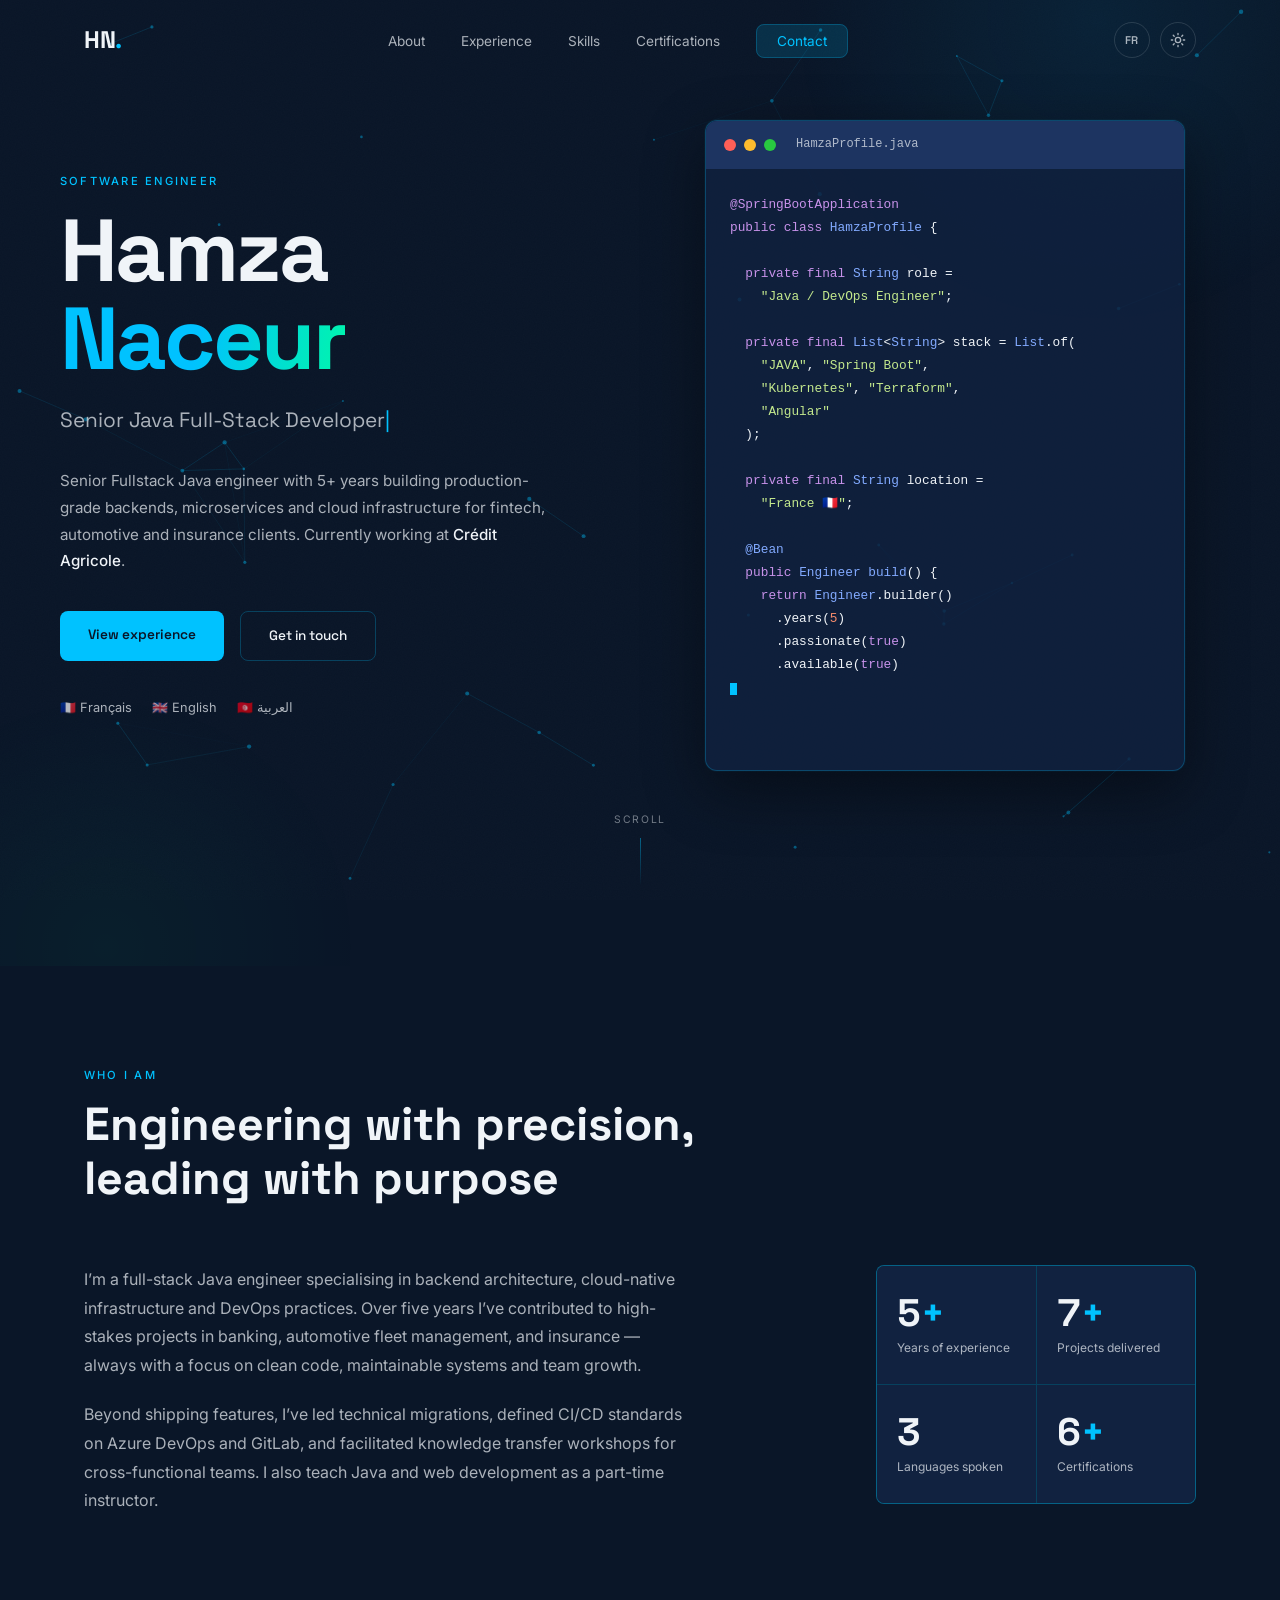
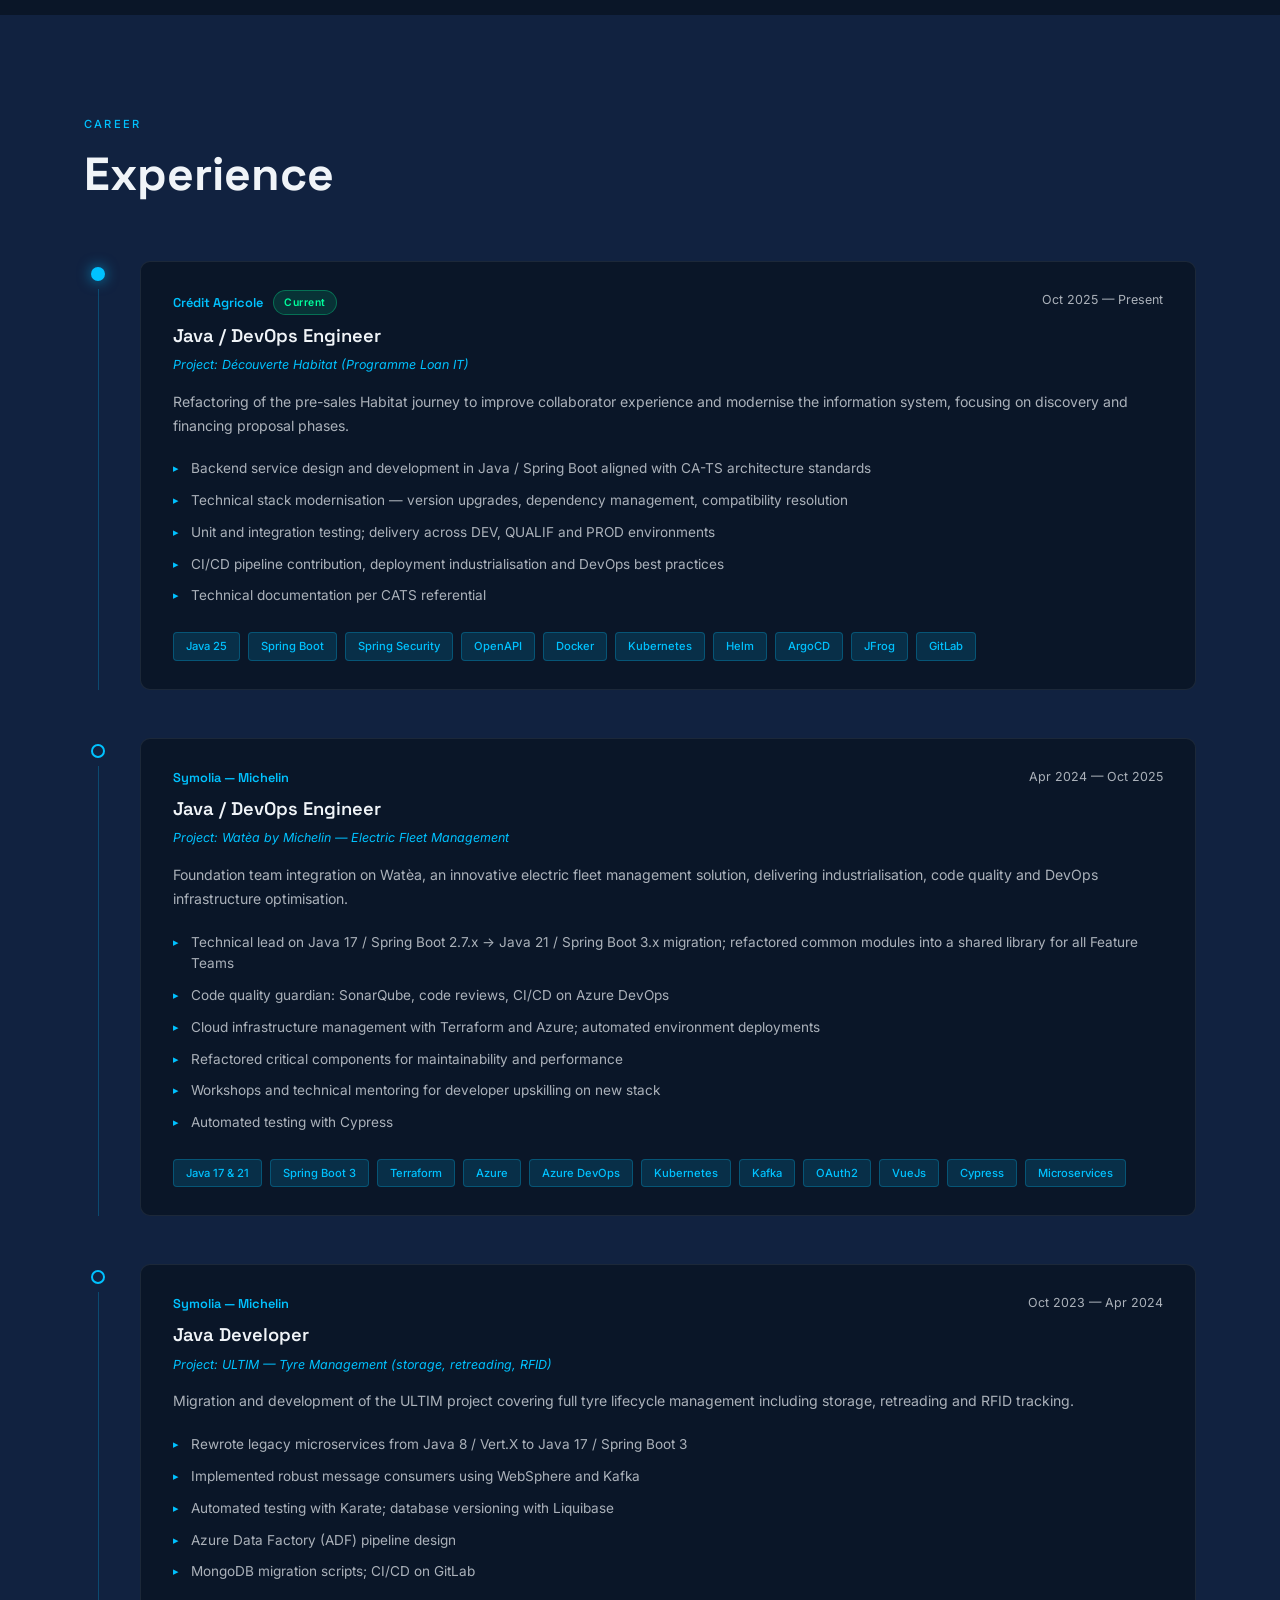
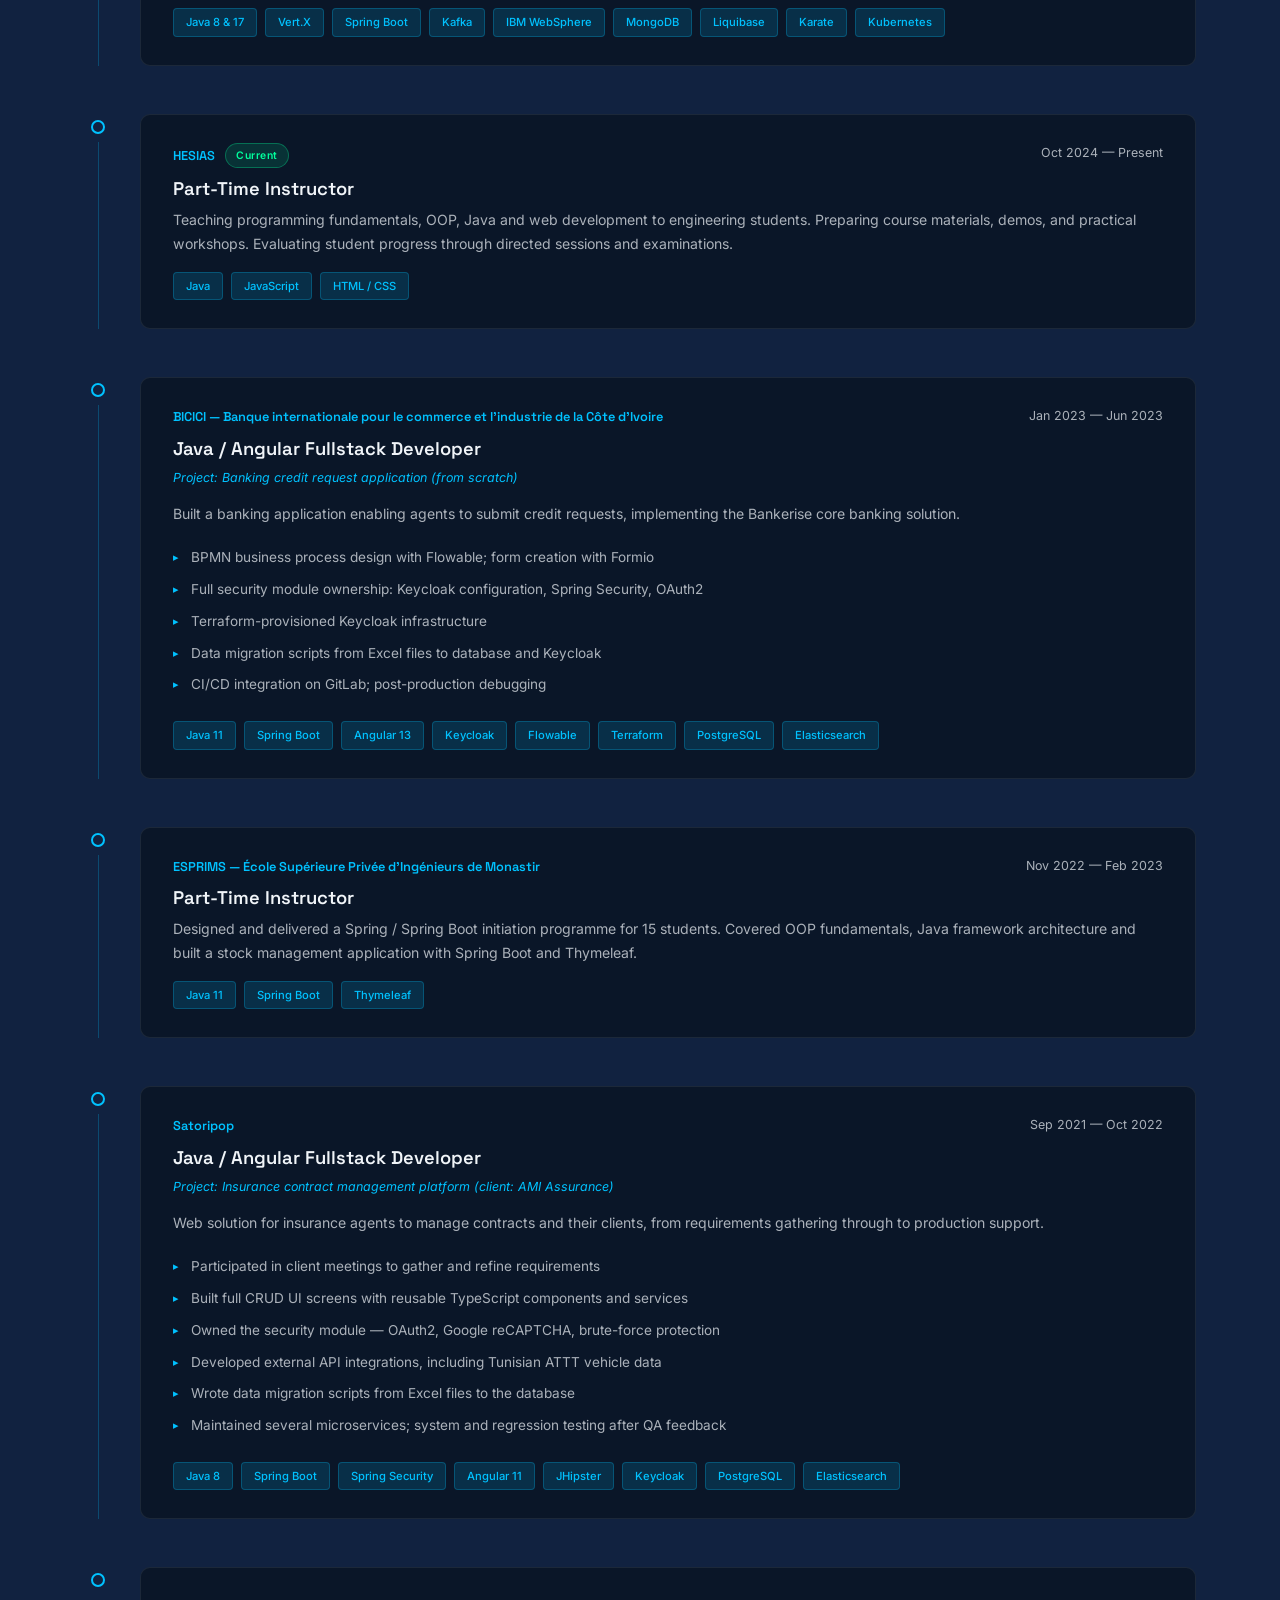
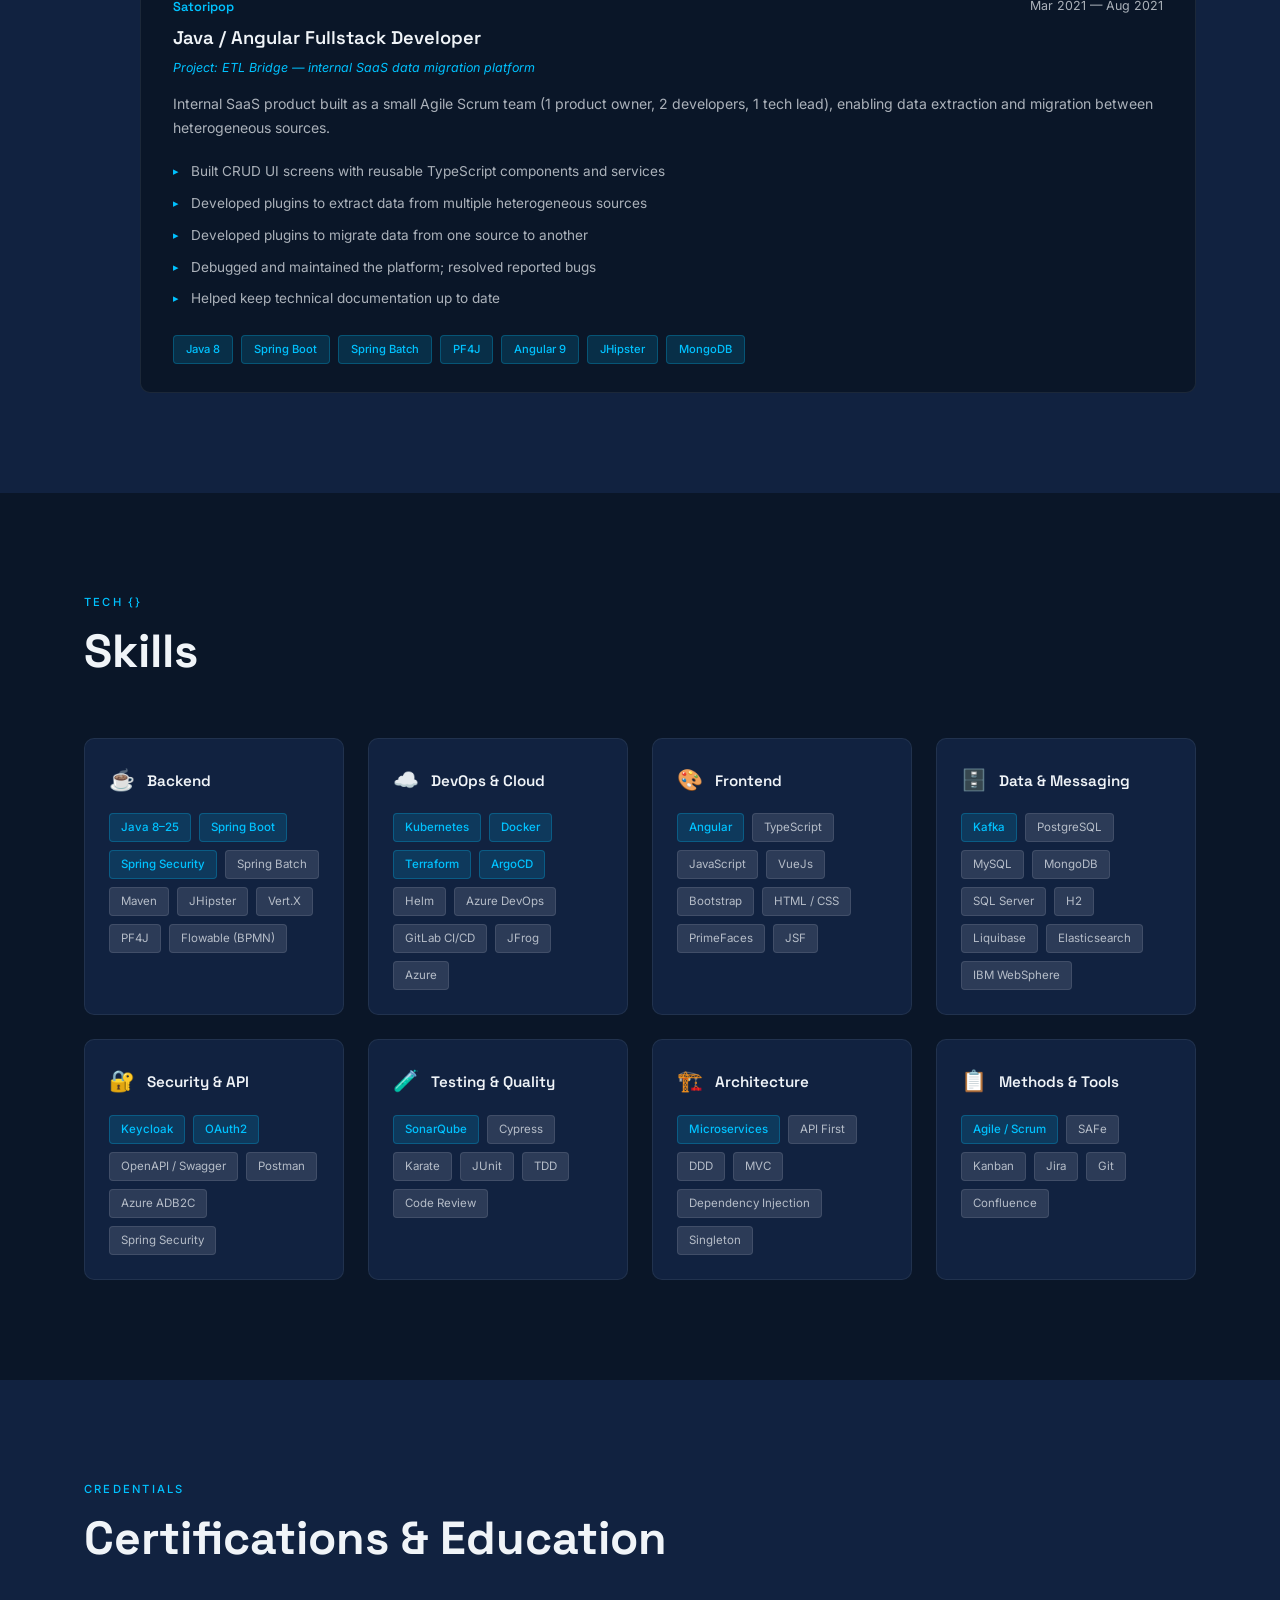
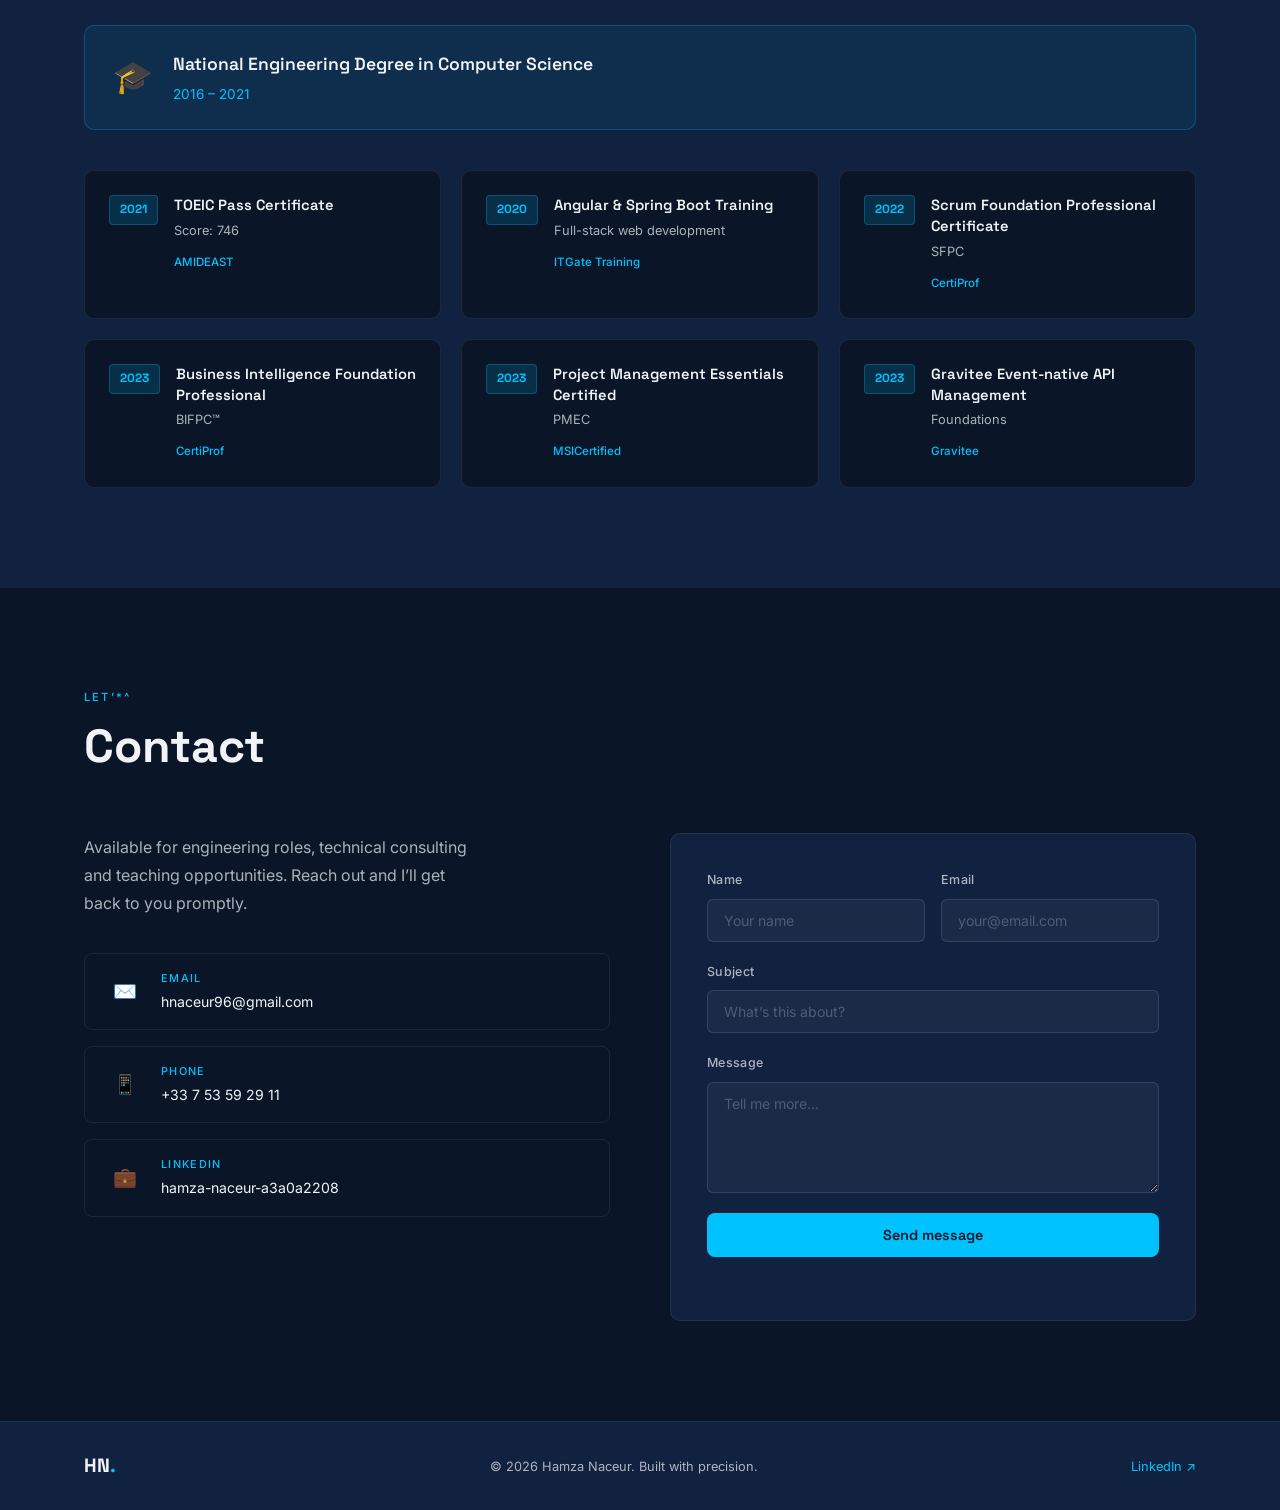
<file: index.html>
<!DOCTYPE html>
<html lang="en">
<head>
  <meta charset="UTF-8" />
  <meta name="viewport" content="width=device-width, initial-scale=1.0" />
  <title>Hamza Naceur — Java / DevOps Engineer</title>
  <meta name="description" content="Java / Spring Boot and DevOps engineer with 5+ years building backends, microservices and cloud infrastructure for banking, automotive and insurance clients." />
  <link rel="preconnect" href="https://fonts.googleapis.com" />
  <link rel="preconnect" href="https://fonts.gstatic.com" crossorigin />
  <link href="https://fonts.googleapis.com/css2?family=Space+Grotesk:wght@300;400;500;600;700&family=Inter:wght@300;400;500&display=swap" rel="stylesheet" />
  <link rel="stylesheet" href="style.css" />
  <script>
    /* Runs before first paint, so there is never a flash of the wrong
       theme or language, and no flash of un-animated content either. */
    (function () {
      var root = document.documentElement;

      var theme = 'dark';
      try { theme = localStorage.getItem('hn-theme') || 'dark'; } catch (e) {}
      if (theme === 'light') root.setAttribute('data-theme', 'light');

      var lang = 'en';
      try { lang = localStorage.getItem('hn-lang') || 'en'; } catch (e) {}
      root.setAttribute('lang', lang);
      root.setAttribute('data-lang', lang);

      if (window.matchMedia('(prefers-reduced-motion: reduce)').matches) return;
      if (!('IntersectionObserver' in window)) return;
      root.classList.add('anim', 'js-motion');
    })();
  </script>
</head>
<body>
  <!-- Ambient overlays -->
  <div class="spotlight" id="spotlight" aria-hidden="true"></div>
  <div class="grain" aria-hidden="true"></div>

  <!-- Navigation -->
  <nav id="navbar">
    <div class="nav-inner">
      <a href="#hero" class="nav-logo">HN<span class="accent">.</span></a>
      <ul class="nav-links">
        <li><a href="#about" data-i18n="nav.about">About</a></li>
        <li><a href="#experience" data-i18n="nav.experience">Experience</a></li>
        <li><a href="#skills" data-i18n="nav.skills">Skills</a></li>
        <li><a href="#certifications" data-i18n="nav.certifications">Certifications</a></li>
        <li><a href="#contact" class="nav-cta" data-i18n="nav.contact">Contact</a></li>
      </ul>
      <div class="nav-tools">
        <button class="tool-btn" id="langToggle" type="button" aria-label="Switch language">
          <span class="tool-btn-text" id="langToggleLabel">FR</span>
        </button>
        <button class="tool-btn" id="themeToggle" type="button" aria-label="Switch theme">
          <svg class="icon-sun" width="16" height="16" viewBox="0 0 24 24" fill="none" stroke="currentColor" stroke-width="2" stroke-linecap="round"><circle cx="12" cy="12" r="4"/><path d="M12 2v2M12 20v2M4.9 4.9l1.4 1.4M17.7 17.7l1.4 1.4M2 12h2M20 12h2M4.9 19.1l1.4-1.4M17.7 6.3l1.4-1.4"/></svg>
          <svg class="icon-moon" width="16" height="16" viewBox="0 0 24 24" fill="none" stroke="currentColor" stroke-width="2" stroke-linecap="round" stroke-linejoin="round"><path d="M21 12.79A9 9 0 1 1 11.21 3 7 7 0 0 0 21 12.79z"/></svg>
        </button>
        <button class="hamburger" id="hamburger" aria-label="Toggle menu" aria-expanded="false" aria-controls="mobileMenu">
          <span></span><span></span><span></span>
        </button>
      </div>
    </div>
    <div class="scroll-progress" id="scrollProgress" aria-hidden="true"></div>
  </nav>

  <!-- Mobile Menu -->
  <div class="mobile-menu" id="mobileMenu">
    <ul>
      <li><a href="#about" class="mobile-link" data-i18n="nav.about">About</a></li>
      <li><a href="#experience" class="mobile-link" data-i18n="nav.experience">Experience</a></li>
      <li><a href="#skills" class="mobile-link" data-i18n="nav.skills">Skills</a></li>
      <li><a href="#certifications" class="mobile-link" data-i18n="nav.certifications">Certifications</a></li>
      <li><a href="#contact" class="mobile-link" data-i18n="nav.contact">Contact</a></li>
    </ul>
  </div>

  <!-- Hero -->
  <section id="hero">
    <canvas id="heroCanvas" class="hero-canvas" aria-hidden="true"></canvas>
    <div class="hero-grid">
      <div class="hero-content">
        <p class="hero-eyebrow" data-i18n="hero.eyebrow">Software Engineer</p>
        <h1 class="hero-name">Hamza<br/><span class="accent">Naceur</span></h1>
        <p class="hero-role">
          <span id="typed-role"></span><span class="cursor">|</span>
        </p>
        <p class="hero-summary" data-i18n="hero.summary">
          Senior Fullstack Java engineer with 5+ years building production-grade backends,
          microservices and cloud infrastructure for fintech, automotive and insurance clients.
          Currently working at <strong>Crédit Agricole</strong>.
        </p>
        <div class="hero-actions">
          <a href="#experience" class="btn-primary" data-i18n="hero.cta1">View experience</a>
          <a href="#contact" class="btn-ghost" data-i18n="hero.cta2">Get in touch</a>
        </div>
        <div class="hero-langs">
          <span>🇫🇷 Français</span>
          <span>🇬🇧 English</span>
          <span>🇹🇳 العربية</span>
        </div>
      </div>
      <div class="hero-visual">
        <div class="code-block">
          <div class="code-header">
            <span class="dot red"></span><span class="dot amber"></span><span class="dot green"></span>
            <span class="code-filename">HamzaProfile.java</span>
          </div>
          <pre class="code-body"><span class="kw">@SpringBootApplication</span>
<span class="kw">public class</span> <span class="cls">HamzaProfile</span> {

  <span class="kw">private final</span> <span class="cls">String</span> role =
    <span class="str">"Java / DevOps Engineer"</span>;

  <span class="kw">private final</span> <span class="cls">List</span>&lt;<span class="cls">String</span>&gt; stack = <span class="cls">List</span>.of(
    <span class="str">"JAVA"</span>, <span class="str">"Spring Boot"</span>,
    <span class="str">"Kubernetes"</span>, <span class="str">"Terraform"</span>,
    <span class="str">"Angular"</span>
  );

  <span class="kw">private final</span> <span class="cls">String</span> location =
    <span class="str">"France 🇫🇷"</span>;

  <span class="fn">@Bean</span>
  <span class="kw">public</span> <span class="cls">Engineer</span> <span class="fn">build</span>() {
    <span class="kw">return</span> <span class="cls">Engineer</span>.builder()
      .years(<span class="num">5</span>)
      .passionate(<span class="kw">true</span>)
      .available(<span class="kw">true</span>)
      .build();
  }
}</pre>
        </div>
      </div>
    </div>
    <div class="hero-scroll">
      <div class="scroll-indicator">
        <span data-i18n="hero.scroll">Scroll</span>
        <div class="scroll-line"></div>
      </div>
    </div>
  </section>

  <!-- About -->
  <section id="about" class="section">
    <div class="container">
      <div class="section-label" data-i18n="about.label">Who I am</div>
      <h2 class="section-title"><span class="t-in" data-i18n="about.title">Engineering with precision,<br/>leading with purpose</span></h2>
      <div class="about-grid">
        <div class="about-text">
          <p data-i18n="about.p1">
            I'm a full-stack Java engineer specialising in backend architecture, cloud-native infrastructure
            and DevOps practices. Over five years I've contributed to high-stakes projects in banking,
            automotive fleet management, and insurance — always with a focus on clean code, maintainable
            systems and team growth.
          </p>
          <p data-i18n="about.p2">
            Beyond shipping features, I've led technical migrations,
            defined CI/CD standards on Azure DevOps and GitLab, and facilitated knowledge transfer
            workshops for cross-functional teams. I also teach Java and web development as a part-time
            instructor.
          </p>
        </div>
        <div class="about-stats">
          <div class="stat-item">
            <span class="stat-num"><span class="counter" data-to="5">0</span><span class="accent">+</span></span>
            <span class="stat-label" data-i18n="about.stat1">Years of experience</span>
          </div>
          <div class="stat-item">
            <span class="stat-num"><span class="counter" data-to="7">0</span><span class="accent">+</span></span>
            <span class="stat-label" data-i18n="about.stat2">Projects delivered</span>
          </div>
          <div class="stat-item">
            <span class="stat-num"><span class="counter" data-to="3">0</span></span>
            <span class="stat-label" data-i18n="about.stat3">Languages spoken</span>
          </div>
          <div class="stat-item">
            <span class="stat-num"><span class="counter" data-to="6">0</span><span class="accent">+</span></span>
            <span class="stat-label" data-i18n="about.stat4">Certifications</span>
          </div>
        </div>
      </div>
    </div>
  </section>

  <!-- Experience -->
  <section id="experience" class="section section-dark">
    <div class="container">
      <div class="section-label" data-i18n="exp.label">Career</div>
      <h2 class="section-title"><span class="t-in" data-i18n="exp.title">Experience</span></h2>
      <div class="timeline">
        <div class="tl-rail" id="tlRail" aria-hidden="true"></div>

        <!-- Crédit Agricole -->
        <div class="timeline-item reveal">
          <div class="timeline-marker">
            <div class="marker-dot current"></div>
            <div class="marker-line"></div>
          </div>
          <div class="timeline-card">
            <div class="card-header">
              <div class="card-meta">
                <span class="card-company">Crédit Agricole</span>
                <span class="card-badge current-badge" data-i18n="badge.current">Current</span>
              </div>
              <span class="card-dates" data-i18n="job1.dates">Oct 2025 — Present</span>
            </div>
            <h3 class="card-role" data-i18n="job1.role">Java / DevOps Engineer</h3>
            <p class="card-project" data-i18n="job1.project">Project: Découverte Habitat (Programme Loan IT)</p>
            <p class="card-desc" data-i18n="job1.desc">
              Refactoring of the pre-sales Habitat journey to improve collaborator experience and modernise
              the information system, focusing on discovery and financing proposal phases.
            </p>
            <ul class="card-tasks">
              <li data-i18n="job1.t1">Backend service design and development in Java / Spring Boot aligned with CA-TS architecture standards</li>
              <li data-i18n="job1.t2">Technical stack modernisation — version upgrades, dependency management, compatibility resolution</li>
              <li data-i18n="job1.t3">Unit and integration testing; delivery across DEV, QUALIF and PROD environments</li>
              <li data-i18n="job1.t4">CI/CD pipeline contribution, deployment industrialisation and DevOps best practices</li>
              <li data-i18n="job1.t5">Technical documentation per CATS referential</li>
            </ul>
            <div class="card-tags">
              <span class="tag">Java 25</span>
              <span class="tag">Spring Boot</span>
              <span class="tag">Spring Security</span>
              <span class="tag">OpenAPI</span>
              <span class="tag">Docker</span>
              <span class="tag">Kubernetes</span>
              <span class="tag">Helm</span>
              <span class="tag">ArgoCD</span>
              <span class="tag">JFrog</span>
              <span class="tag">GitLab</span>
            </div>
          </div>
        </div>

        <!-- Symolia / Michelin — Watèa -->
        <div class="timeline-item reveal">
          <div class="timeline-marker">
            <div class="marker-dot"></div>
            <div class="marker-line"></div>
          </div>
          <div class="timeline-card">
            <div class="card-header">
              <div class="card-meta">
                <span class="card-company">Symolia — Michelin</span>
              </div>
              <span class="card-dates" data-i18n="job2.dates">Apr 2024 — Oct 2025</span>
            </div>
            <h3 class="card-role" data-i18n="job2.role">Java / DevOps Engineer</h3>
            <p class="card-project" data-i18n="job2.project">Project: Watèa by Michelin — Electric Fleet Management</p>
            <p class="card-desc" data-i18n="job2.desc">
              Foundation team integration on Watèa, an innovative electric fleet management solution,
              delivering industrialisation, code quality and DevOps infrastructure optimisation.
            </p>
            <ul class="card-tasks">
              <li data-i18n="job2.t1">Technical lead on Java 17 / Spring Boot 2.7.x → Java 21 / Spring Boot 3.x migration; refactored common modules into a shared library for all Feature Teams</li>
              <li data-i18n="job2.t2">Code quality guardian: SonarQube, code reviews, CI/CD on Azure DevOps</li>
              <li data-i18n="job2.t3">Cloud infrastructure management with Terraform and Azure; automated environment deployments</li>
              <li data-i18n="job2.t4">Refactored critical components for maintainability and performance</li>
              <li data-i18n="job2.t5">Workshops and technical mentoring for developer upskilling on new stack</li>
              <li data-i18n="job2.t6">Automated testing with Cypress</li>
            </ul>
            <div class="card-tags">
              <span class="tag">Java 17 &amp; 21</span>
              <span class="tag">Spring Boot 3</span>
              <span class="tag">Terraform</span>
              <span class="tag">Azure</span>
              <span class="tag">Azure DevOps</span>
              <span class="tag">Kubernetes</span>
              <span class="tag">Kafka</span>
              <span class="tag">OAuth2</span>
              <span class="tag">VueJs</span>
              <span class="tag">Cypress</span>
              <span class="tag">Microservices</span>
            </div>
          </div>
        </div>

        <!-- Michelin — ULTIM -->
        <div class="timeline-item reveal">
          <div class="timeline-marker">
            <div class="marker-dot"></div>
            <div class="marker-line"></div>
          </div>
          <div class="timeline-card">
            <div class="card-header">
              <div class="card-meta">
                <span class="card-company">Symolia — Michelin</span>
              </div>
              <span class="card-dates" data-i18n="job3.dates">Oct 2023 — Apr 2024</span>
            </div>
            <h3 class="card-role" data-i18n="job3.role">Java Developer</h3>
            <p class="card-project" data-i18n="job3.project">Project: ULTIM — Tyre Management (storage, retreading, RFID)</p>
            <p class="card-desc" data-i18n="job3.desc">
              Migration and development of the ULTIM project covering full tyre lifecycle management
              including storage, retreading and RFID tracking.
            </p>
            <ul class="card-tasks">
              <li data-i18n="job3.t1">Rewrote legacy microservices from Java 8 / Vert.X to Java 17 / Spring Boot 3</li>
              <li data-i18n="job3.t2">Implemented robust message consumers using WebSphere and Kafka</li>
              <li data-i18n="job3.t3">Automated testing with Karate; database versioning with Liquibase</li>
              <li data-i18n="job3.t4">Azure Data Factory (ADF) pipeline design</li>
              <li data-i18n="job3.t5">MongoDB migration scripts; CI/CD on GitLab</li>
            </ul>
            <div class="card-tags">
              <span class="tag">Java 8 &amp; 17</span>
              <span class="tag">Vert.X</span>
              <span class="tag">Spring Boot</span>
              <span class="tag">Kafka</span>
              <span class="tag">IBM WebSphere</span>
              <span class="tag">MongoDB</span>
              <span class="tag">Liquibase</span>
              <span class="tag">Karate</span>
              <span class="tag">Kubernetes</span>
            </div>
          </div>
        </div>

        <!-- HESIAS -->
        <div class="timeline-item reveal">
          <div class="timeline-marker">
            <div class="marker-dot"></div>
            <div class="marker-line"></div>
          </div>
          <div class="timeline-card">
            <div class="card-header">
              <div class="card-meta">
                <span class="card-company">HESIAS</span>
                <span class="card-badge current-badge" data-i18n="badge.current">Current</span>
              </div>
              <span class="card-dates" data-i18n="job4.dates">Oct 2024 — Present</span>
            </div>
            <h3 class="card-role" data-i18n="job4.role">Part-Time Instructor</h3>
            <p class="card-desc" data-i18n="job4.desc">
              Teaching programming fundamentals, OOP, Java and web development to engineering students.
              Preparing course materials, demos, and practical workshops. Evaluating student progress
              through directed sessions and examinations.
            </p>
            <div class="card-tags">
              <span class="tag">Java</span>
              <span class="tag">JavaScript</span>
              <span class="tag">HTML / CSS</span>
            </div>
          </div>
        </div>

        <!-- BICICI -->
        <div class="timeline-item reveal">
          <div class="timeline-marker">
            <div class="marker-dot"></div>
            <div class="marker-line"></div>
          </div>
          <div class="timeline-card">
            <div class="card-header">
              <div class="card-meta">
                <span class="card-company">BICICI — Banque internationale pour le commerce et l'industrie de la Côte d'Ivoire</span>
              </div>
              <span class="card-dates" data-i18n="job5.dates">Jan 2023 — Jun 2023</span>
            </div>
            <h3 class="card-role" data-i18n="job5.role">Java / Angular Fullstack Developer</h3>
            <p class="card-project" data-i18n="job5.project">Project: Banking credit request application (from scratch)</p>
            <p class="card-desc" data-i18n="job5.desc">
              Built a banking application enabling agents to submit credit requests, implementing the
              Bankerise core banking solution.
            </p>
            <ul class="card-tasks">
              <li data-i18n="job5.t1">BPMN business process design with Flowable; form creation with Formio</li>
              <li data-i18n="job5.t2">Full security module ownership: Keycloak configuration, Spring Security, OAuth2</li>
              <li data-i18n="job5.t3">Terraform-provisioned Keycloak infrastructure</li>
              <li data-i18n="job5.t4">Data migration scripts from Excel files to database and Keycloak</li>
              <li data-i18n="job5.t5">CI/CD integration on GitLab; post-production debugging</li>
            </ul>
            <div class="card-tags">
              <span class="tag">Java 11</span>
              <span class="tag">Spring Boot</span>
              <span class="tag">Angular 13</span>
              <span class="tag">Keycloak</span>
              <span class="tag">Flowable</span>
              <span class="tag">Terraform</span>
              <span class="tag">PostgreSQL</span>
              <span class="tag">Elasticsearch</span>
            </div>
          </div>
        </div>

        <!-- ESPRIMS -->
        <div class="timeline-item reveal">
          <div class="timeline-marker">
            <div class="marker-dot"></div>
            <div class="marker-line"></div>
          </div>
          <div class="timeline-card">
            <div class="card-header">
              <div class="card-meta">
                <span class="card-company">ESPRIMS — École Supérieure Privée d'Ingénieurs de Monastir</span>
              </div>
              <span class="card-dates" data-i18n="job8.dates">Nov 2022 — Feb 2023</span>
            </div>
            <h3 class="card-role" data-i18n="job8.role">Part-Time Instructor</h3>
            <p class="card-desc" data-i18n="job8.desc">
              Designed and delivered a Spring / Spring Boot initiation programme for 15 students.
              Covered OOP fundamentals, Java framework architecture and built a stock management
              application with Spring Boot and Thymeleaf.
            </p>
            <div class="card-tags">
              <span class="tag">Java 11</span>
              <span class="tag">Spring Boot</span>
              <span class="tag">Thymeleaf</span>
            </div>
          </div>
        </div>

        <!-- Satoripop — ETL Bridge -->
        <div class="timeline-item reveal">
          <div class="timeline-marker">
            <div class="marker-dot"></div>
            <div class="marker-line"></div>
          </div>
          <div class="timeline-card">
            <div class="card-header">
              <div class="card-meta">
                <span class="card-company">Satoripop</span>
              </div>
              <span class="card-dates" data-i18n="job6.dates">Sep 2021 — Oct 2022</span>
            </div>
            <h3 class="card-role" data-i18n="job6.role">Java / Angular Fullstack Developer</h3>
            <p class="card-project" data-i18n="job6.project">Project: Insurance contract management platform (client: AMI Assurance)</p>
            <p class="card-desc" data-i18n="job6.desc">
              Web solution for insurance agents to manage contracts and their clients, from requirements
              gathering through to production support.
            </p>
            <ul class="card-tasks">
              <li data-i18n="job6.t1">Participated in client meetings to gather and refine requirements</li>
              <li data-i18n="job6.t2">Built full CRUD UI screens with reusable TypeScript components and services</li>
              <li data-i18n="job6.t3">Owned the security module — OAuth2, Google reCAPTCHA, brute-force protection</li>
              <li data-i18n="job6.t4">Developed external API integrations, including Tunisian ATTT vehicle data</li>
              <li data-i18n="job6.t5">Wrote data migration scripts from Excel files to the database</li>
              <li data-i18n="job6.t6">Maintained several microservices; system and regression testing after QA feedback</li>
            </ul>
            <div class="card-tags">
              <span class="tag">Java 8</span>
              <span class="tag">Spring Boot</span>
              <span class="tag">Spring Security</span>
              <span class="tag">Angular 11</span>
              <span class="tag">JHipster</span>
              <span class="tag">Keycloak</span>
              <span class="tag">PostgreSQL</span>
              <span class="tag">Elasticsearch</span>
            </div>
          </div>
        </div>

        <!-- Satoripop — ETL Bridge -->
        <div class="timeline-item reveal">
          <div class="timeline-marker">
            <div class="marker-dot"></div>
          </div>
          <div class="timeline-card">
            <div class="card-header">
              <div class="card-meta">
                <span class="card-company">Satoripop</span>
              </div>
              <span class="card-dates" data-i18n="job7.dates">Mar 2021 — Aug 2021</span>
            </div>
            <h3 class="card-role" data-i18n="job7.role">Java / Angular Fullstack Developer</h3>
            <p class="card-project" data-i18n="job7.project">Project: ETL Bridge — internal SaaS data migration platform</p>
            <p class="card-desc" data-i18n="job7.desc">
              Internal SaaS product built as a small Agile Scrum team (1 product owner, 2 developers, 1 tech lead),
              enabling data extraction and migration between heterogeneous sources.
            </p>
            <ul class="card-tasks">
              <li data-i18n="job7.t1">Built CRUD UI screens with reusable TypeScript components and services</li>
              <li data-i18n="job7.t2">Developed plugins to extract data from multiple heterogeneous sources</li>
              <li data-i18n="job7.t3">Developed plugins to migrate data from one source to another</li>
              <li data-i18n="job7.t4">Debugged and maintained the platform; resolved reported bugs</li>
              <li data-i18n="job7.t5">Helped keep technical documentation up to date</li>
            </ul>
            <div class="card-tags">
              <span class="tag">Java 8</span>
              <span class="tag">Spring Boot</span>
              <span class="tag">Spring Batch</span>
              <span class="tag">PF4J</span>
              <span class="tag">Angular 9</span>
              <span class="tag">JHipster</span>
              <span class="tag">MongoDB</span>
            </div>
          </div>
        </div>

      </div>
    </div>
  </section>

  <!-- Skills -->
  <section id="skills" class="section">
    <div class="container">
      <div class="section-label" data-i18n="skills.label">Tech stack</div>
      <h2 class="section-title"><span class="t-in" data-i18n="skills.title">Skills</span></h2>
      <div class="skills-grid">

        <div class="skill-category reveal">
          <div class="skill-cat-header">
            <div class="skill-icon">☕</div>
            <h3 data-i18n="skills.backend">Backend</h3>
          </div>
          <div class="skill-tags">
            <span class="stag primary">Java 8–25</span>
            <span class="stag primary">Spring Boot</span>
            <span class="stag primary">Spring Security</span>
            <span class="stag">Spring Batch</span>
            <span class="stag">Maven</span>
            <span class="stag">JHipster</span>
            <span class="stag">Vert.X</span>
            <span class="stag">PF4J</span>
            <span class="stag">Flowable (BPMN)</span>
          </div>
        </div>

        <div class="skill-category reveal">
          <div class="skill-cat-header">
            <div class="skill-icon">☁️</div>
            <h3 data-i18n="skills.devops">DevOps &amp; Cloud</h3>
          </div>
          <div class="skill-tags">
            <span class="stag primary">Kubernetes</span>
            <span class="stag primary">Docker</span>
            <span class="stag primary">Terraform</span>
            <span class="stag primary">ArgoCD</span>
            <span class="stag">Helm</span>
            <span class="stag">Azure DevOps</span>
            <span class="stag">GitLab CI/CD</span>
            <span class="stag">JFrog</span>
            <span class="stag">Azure</span>
          </div>
        </div>

        <div class="skill-category reveal">
          <div class="skill-cat-header">
            <div class="skill-icon">🎨</div>
            <h3 data-i18n="skills.frontend">Frontend</h3>
          </div>
          <div class="skill-tags">
            <span class="stag primary">Angular</span>
            <span class="stag">TypeScript</span>
            <span class="stag">JavaScript</span>
            <span class="stag">VueJs</span>
            <span class="stag">Bootstrap</span>
            <span class="stag">HTML / CSS</span>
            <span class="stag">PrimeFaces</span>
            <span class="stag">JSF</span>
          </div>
        </div>

        <div class="skill-category reveal">
          <div class="skill-cat-header">
            <div class="skill-icon">🗄️</div>
            <h3 data-i18n="skills.data">Data &amp; Messaging</h3>
          </div>
          <div class="skill-tags">
            <span class="stag primary">Kafka</span>
            <span class="stag">PostgreSQL</span>
            <span class="stag">MySQL</span>
            <span class="stag">MongoDB</span>
            <span class="stag">SQL Server</span>
            <span class="stag">H2</span>
            <span class="stag">Liquibase</span>
            <span class="stag">Elasticsearch</span>
            <span class="stag">IBM WebSphere</span>
          </div>
        </div>

        <div class="skill-category reveal">
          <div class="skill-cat-header">
            <div class="skill-icon">🔐</div>
            <h3 data-i18n="skills.security">Security &amp; API</h3>
          </div>
          <div class="skill-tags">
            <span class="stag primary">Keycloak</span>
            <span class="stag primary">OAuth2</span>
            <span class="stag">OpenAPI / Swagger</span>
            <span class="stag">Postman</span>
            <span class="stag">Azure ADB2C</span>
            <span class="stag">Spring Security</span>
          </div>
        </div>

        <div class="skill-category reveal">
          <div class="skill-cat-header">
            <div class="skill-icon">🧪</div>
            <h3 data-i18n="skills.testing">Testing &amp; Quality</h3>
          </div>
          <div class="skill-tags">
            <span class="stag primary">SonarQube</span>
            <span class="stag">Cypress</span>
            <span class="stag">Karate</span>
            <span class="stag">JUnit</span>
            <span class="stag">TDD</span>
            <span class="stag" data-i18n="skills.codeReview">Code Review</span>
          </div>
        </div>

        <div class="skill-category reveal">
          <div class="skill-cat-header">
            <div class="skill-icon">🏗️</div>
            <h3 data-i18n="skills.architecture">Architecture</h3>
          </div>
          <div class="skill-tags">
            <span class="stag primary">Microservices</span>
            <span class="stag">API First</span>
            <span class="stag">DDD</span>
            <span class="stag">MVC</span>
            <span class="stag" data-i18n="skills.di">Dependency Injection</span>
            <span class="stag">Singleton</span>
          </div>
        </div>

        <div class="skill-category reveal">
          <div class="skill-cat-header">
            <div class="skill-icon">📋</div>
            <h3 data-i18n="skills.methods">Methods &amp; Tools</h3>
          </div>
          <div class="skill-tags">
            <span class="stag primary">Agile / Scrum</span>
            <span class="stag">SAFe</span>
            <span class="stag">Kanban</span>
            <span class="stag">Jira</span>
            <span class="stag">Git</span>
            <span class="stag">Confluence</span>
          </div>
        </div>

      </div>
    </div>
  </section>

  <!-- Certifications -->
  <section id="certifications" class="section section-dark">
    <div class="container">
      <div class="section-label" data-i18n="certs.label">Credentials</div>
      <h2 class="section-title"><span class="t-in" data-i18n="certs.title">Certifications &amp; Education</span></h2>

      <div class="education-block reveal">
        <div class="edu-icon">🎓</div>
        <div class="edu-content">
          <h3 data-i18n="certs.degree">National Engineering Degree in Computer Science</h3>
          <p>2016 – 2021</p>
        </div>
      </div>

      <div class="certs-grid">
        <div class="cert-card reveal">
          <div class="cert-year">2021</div>
          <div class="cert-body">
            <h4 data-i18n="cert1.title">TOEIC Pass Certificate</h4>
            <p data-i18n="cert1.sub">Score: 746</p>
            <span class="cert-issuer">AMIDEAST</span>
          </div>
        </div>
        <div class="cert-card reveal">
          <div class="cert-year">2020</div>
          <div class="cert-body">
            <h4 data-i18n="cert2.title">Angular &amp; Spring Boot Training</h4>
            <p data-i18n="cert2.sub">Full-stack web development</p>
            <span class="cert-issuer">ITGate Training</span>
          </div>
        </div>
        <div class="cert-card reveal">
          <div class="cert-year">2022</div>
          <div class="cert-body">
            <h4 data-i18n="cert3.title">Scrum Foundation Professional Certificate</h4>
            <p>SFPC</p>
            <span class="cert-issuer">CertiProf</span>
          </div>
        </div>
        <div class="cert-card reveal">
          <div class="cert-year">2023</div>
          <div class="cert-body">
            <h4 data-i18n="cert4.title">Business Intelligence Foundation Professional</h4>
            <p>BIFPC™</p>
            <span class="cert-issuer">CertiProf</span>
          </div>
        </div>
        <div class="cert-card reveal">
          <div class="cert-year">2023</div>
          <div class="cert-body">
            <h4 data-i18n="cert5.title">Project Management Essentials Certified</h4>
            <p>PMEC</p>
            <span class="cert-issuer">MSICertified</span>
          </div>
        </div>
        <div class="cert-card reveal">
          <div class="cert-year">2023</div>
          <div class="cert-body">
            <h4 data-i18n="cert6.title">Gravitee Event-native API Management</h4>
            <p data-i18n="cert6.sub">Foundations</p>
            <span class="cert-issuer">Gravitee</span>
          </div>
        </div>
      </div>
    </div>
  </section>

  <!-- Contact -->
  <section id="contact" class="section">
    <div class="container">
      <div class="section-label" data-i18n="contact.label">Let's connect</div>
      <h2 class="section-title"><span class="t-in" data-i18n="contact.title">Contact</span></h2>
      <div class="contact-grid">
        <div class="contact-info">
          <p class="contact-lead" data-i18n="contact.lead">
            Available for engineering roles, technical consulting and teaching opportunities.
            Reach out and I'll get back to you promptly.
          </p>
          <div class="contact-items">
            <a href="mailto:hnaceur96@gmail.com" class="contact-item">
              <div class="contact-icon">✉️</div>
              <div class="contact-detail">
                <span class="contact-label" data-i18n="contact.email">Email</span>
                <span class="contact-value">hnaceur96@gmail.com</span>
              </div>
            </a>
            <a href="tel:+33753592911" class="contact-item">
              <div class="contact-icon">📱</div>
              <div class="contact-detail">
                <span class="contact-label" data-i18n="contact.phone">Phone</span>
                <span class="contact-value">+33 7 53 59 29 11</span>
              </div>
            </a>
            <a href="https://www.linkedin.com/in/hamza-naceur-a3a0a2208/" target="_blank" rel="noopener noreferrer" class="contact-item">
              <div class="contact-icon">💼</div>
              <div class="contact-detail">
                <span class="contact-label">LinkedIn</span>
                <span class="contact-value">hamza-naceur-a3a0a2208</span>
              </div>
            </a>
          </div>
        </div>
        <div class="contact-form-wrap">
          <form class="contact-form" id="contactForm">
            <!-- Web3Forms: replace with your own access key (web3forms.com) -->
            <input type="hidden" name="access_key" value="709fd912-dbae-42d0-86da-f806cd02c38b" />
            <input type="hidden" name="subject" value="New message from your portfolio" />
            <input type="text" name="botcheck" style="display:none" tabindex="-1" autocomplete="off" />

            <div class="form-row">
              <div class="form-group">
                <label for="name" data-i18n="form.name">Name</label>
                <input type="text" id="name" name="name" data-i18n-placeholder="form.namePh" placeholder="Your name" required />
              </div>
              <div class="form-group">
                <label for="email" data-i18n="form.email">Email</label>
                <input type="email" id="email" name="email" placeholder="your@email.com" required />
              </div>
            </div>
            <div class="form-group">
              <label for="subject" data-i18n="form.subject">Subject</label>
              <input type="text" id="subject" name="user_subject" data-i18n-placeholder="form.subjectPh" placeholder="What's this about?" required />
            </div>
            <div class="form-group">
              <label for="message" data-i18n="form.message">Message</label>
              <textarea id="message" name="message" rows="5" data-i18n-placeholder="form.messagePh" placeholder="Tell me more…" required></textarea>
            </div>
            <button type="submit" class="btn-primary form-submit" data-i18n="form.send">Send message</button>
            <p class="form-note" id="formNote"></p>
          </form>
        </div>
      </div>
    </div>
  </section>

  <!-- Back to top -->
  <button class="to-top" id="toTop" aria-label="Back to top">↑</button>

  <!-- Footer -->
  <footer>
    <div class="container footer-inner">
      <span class="footer-logo">HN<span class="accent">.</span></span>
      <span class="footer-copy" data-i18n="footer.copy">© 2026 Hamza Naceur. Built with precision.</span>
      <a href="https://www.linkedin.com/in/hamza-naceur-a3a0a2208/" target="_blank" rel="noopener noreferrer" class="footer-link">LinkedIn ↗</a>
    </div>
  </footer>

  <script src="app.js"></script>
</body>
</html>
</file>
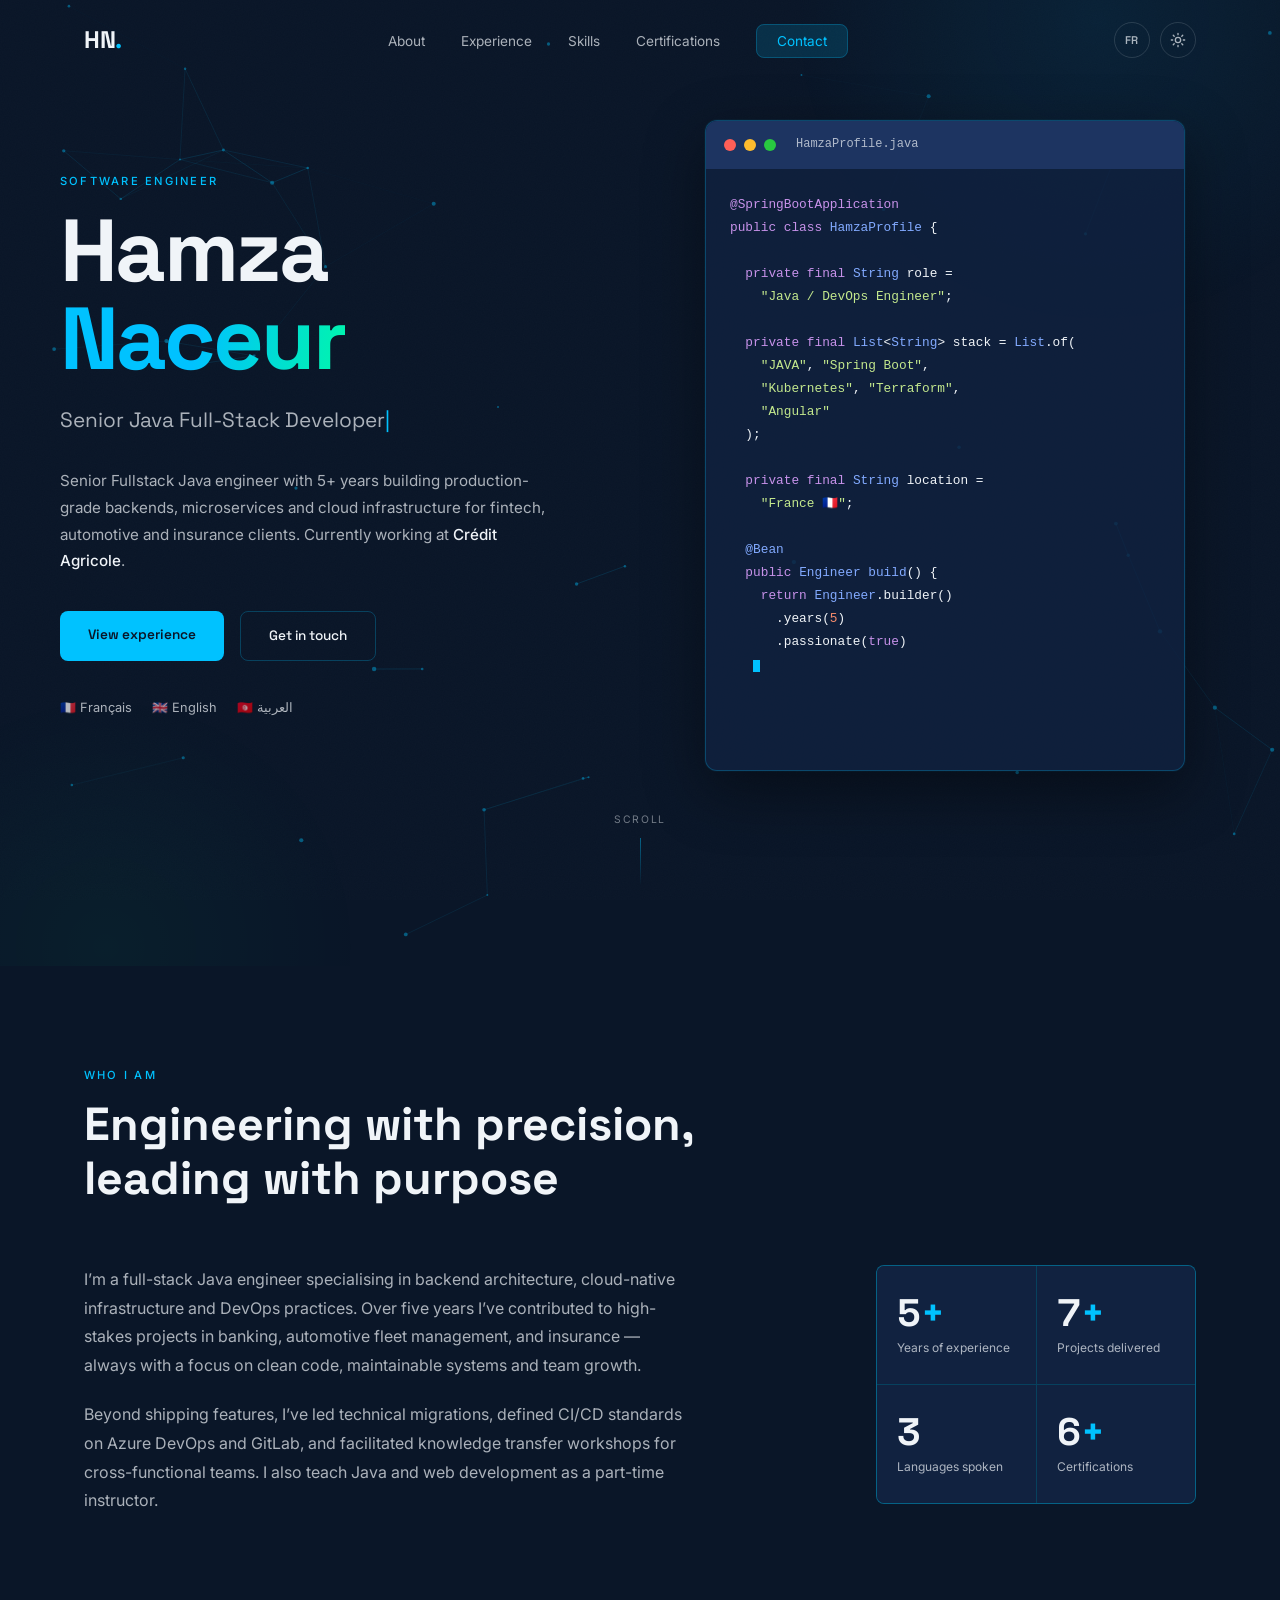
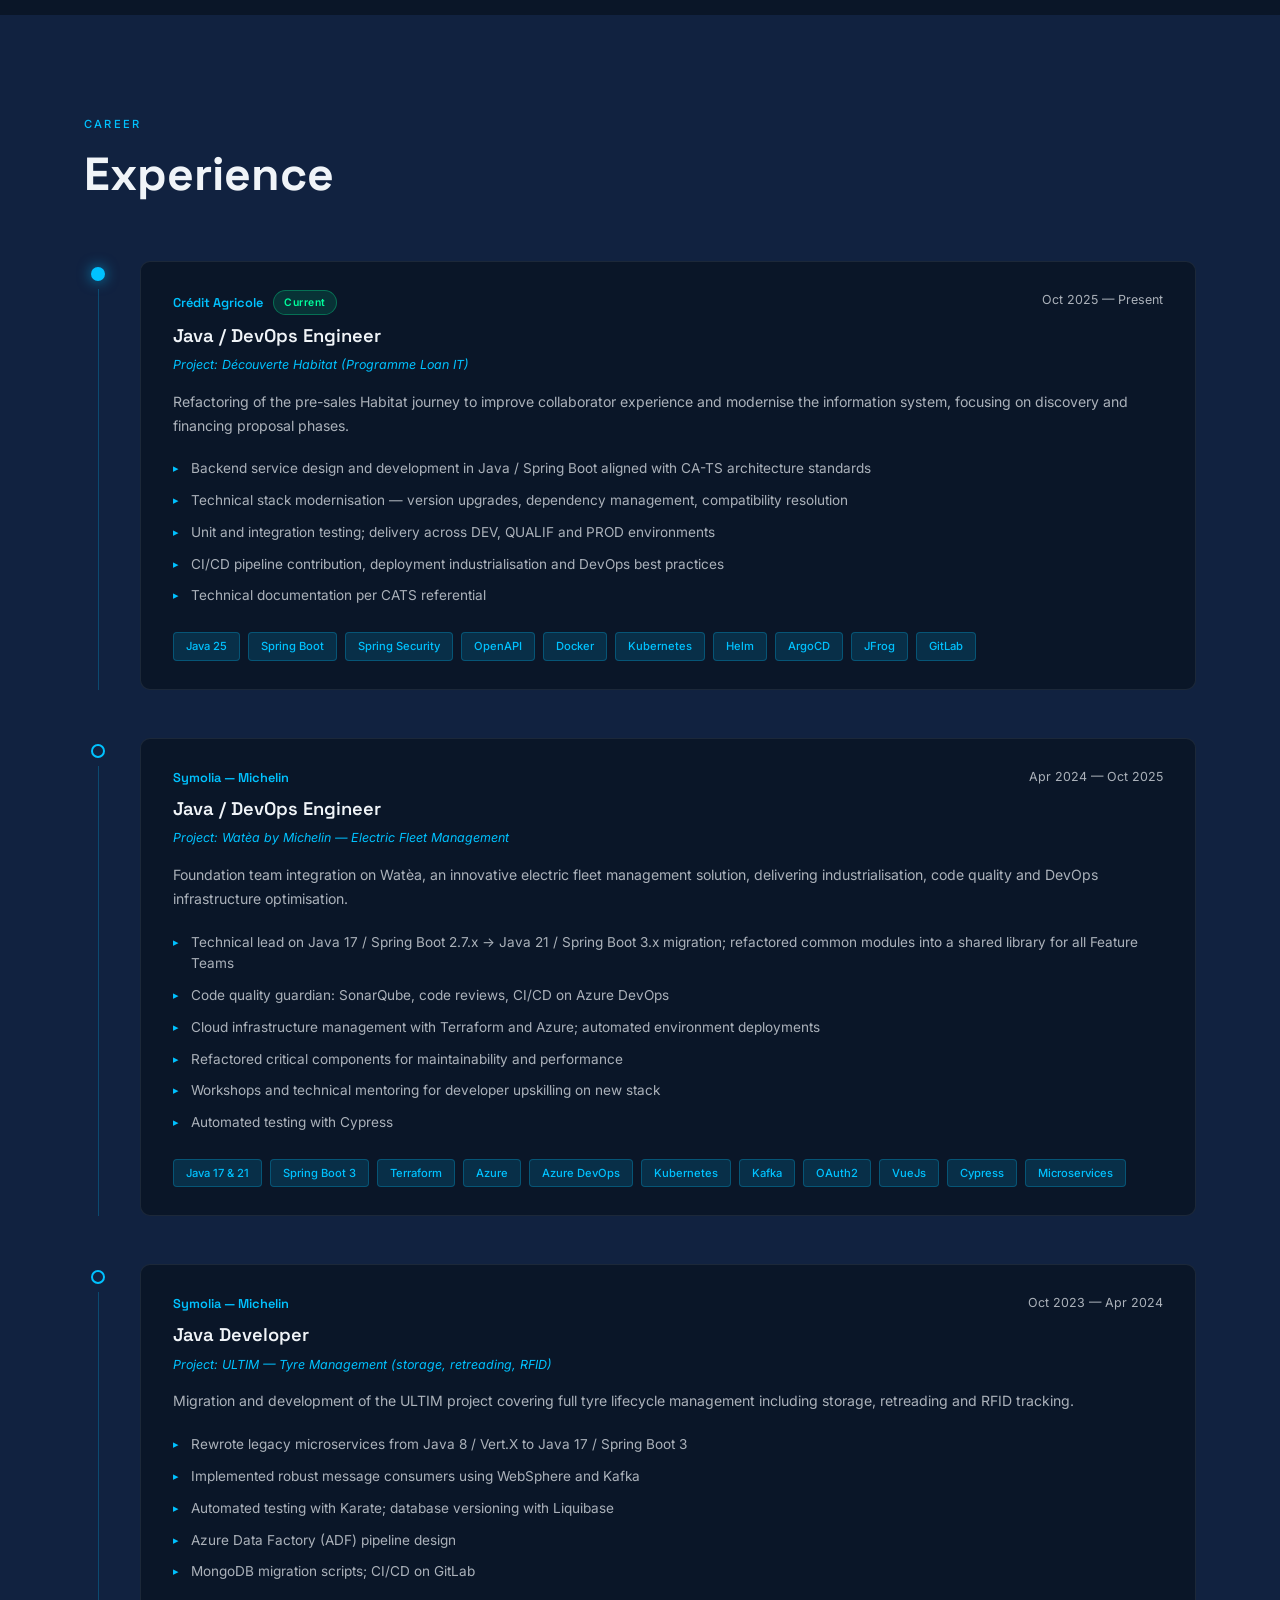
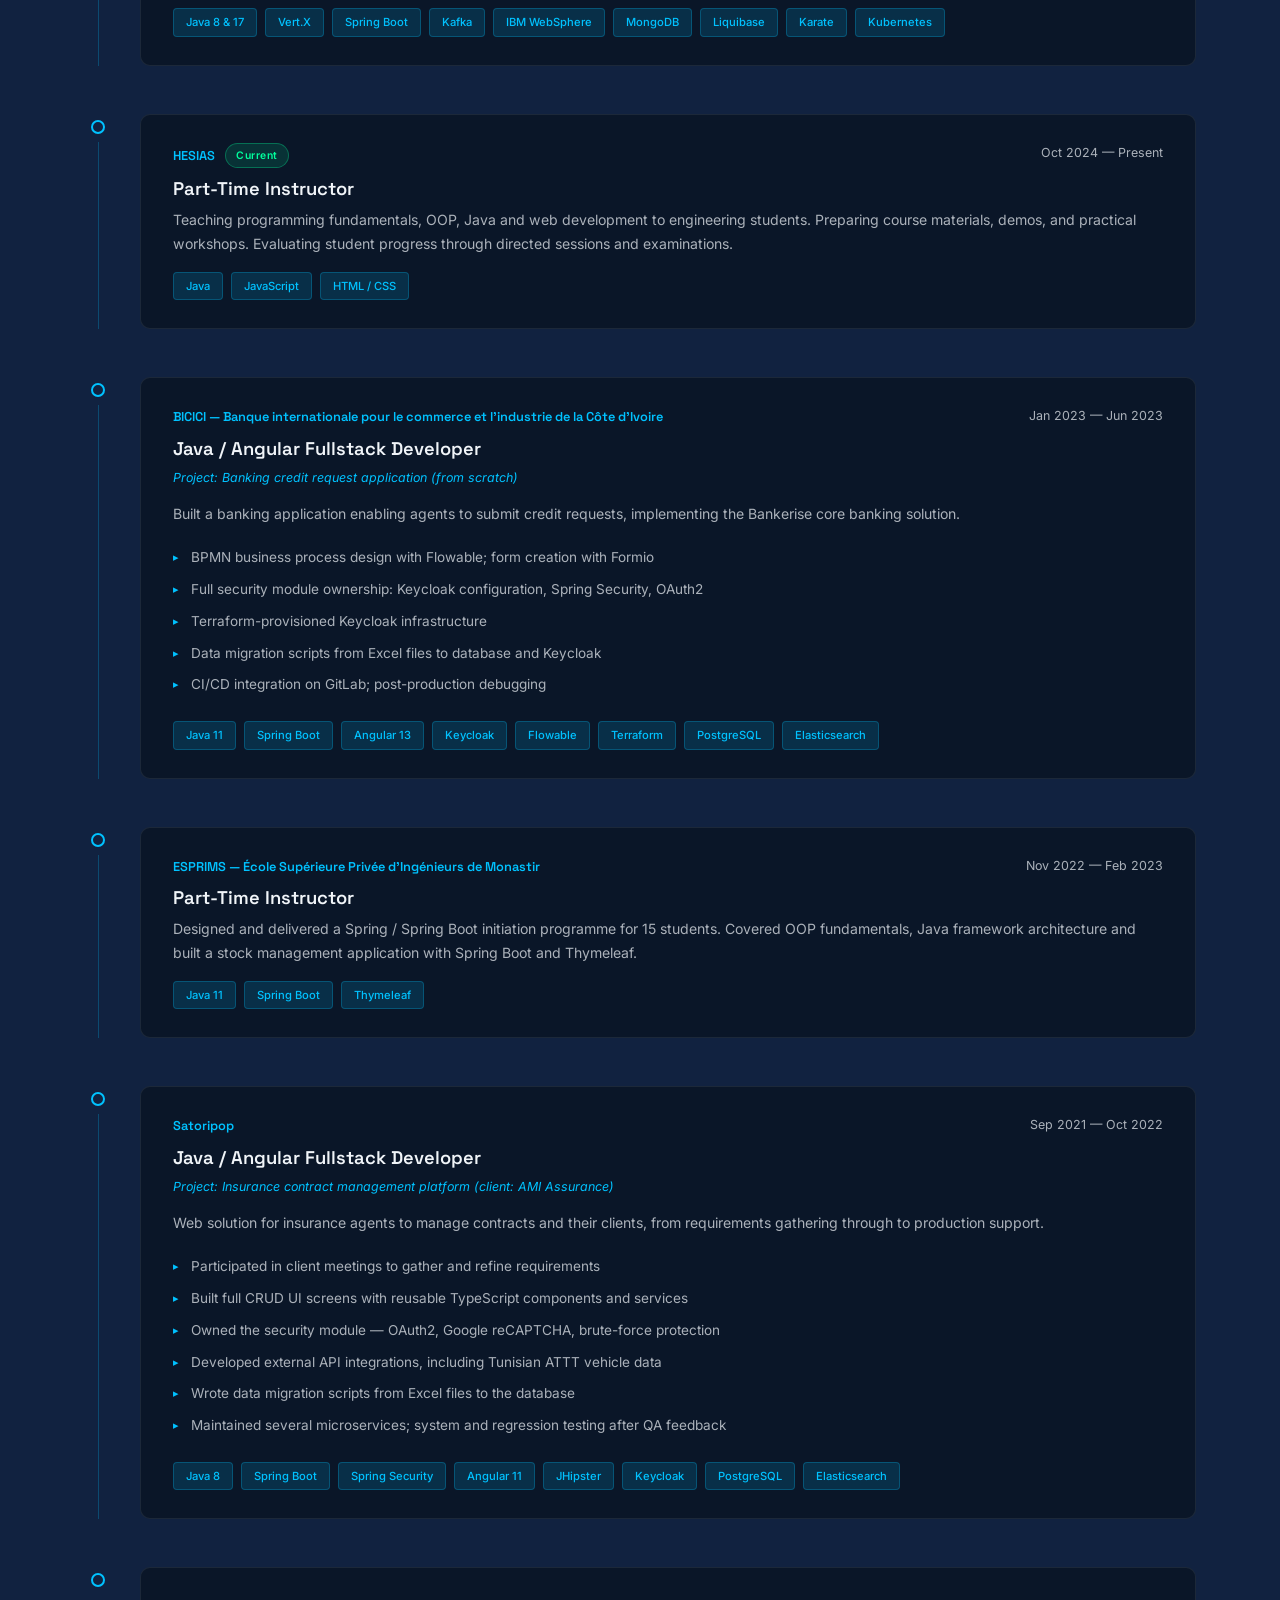
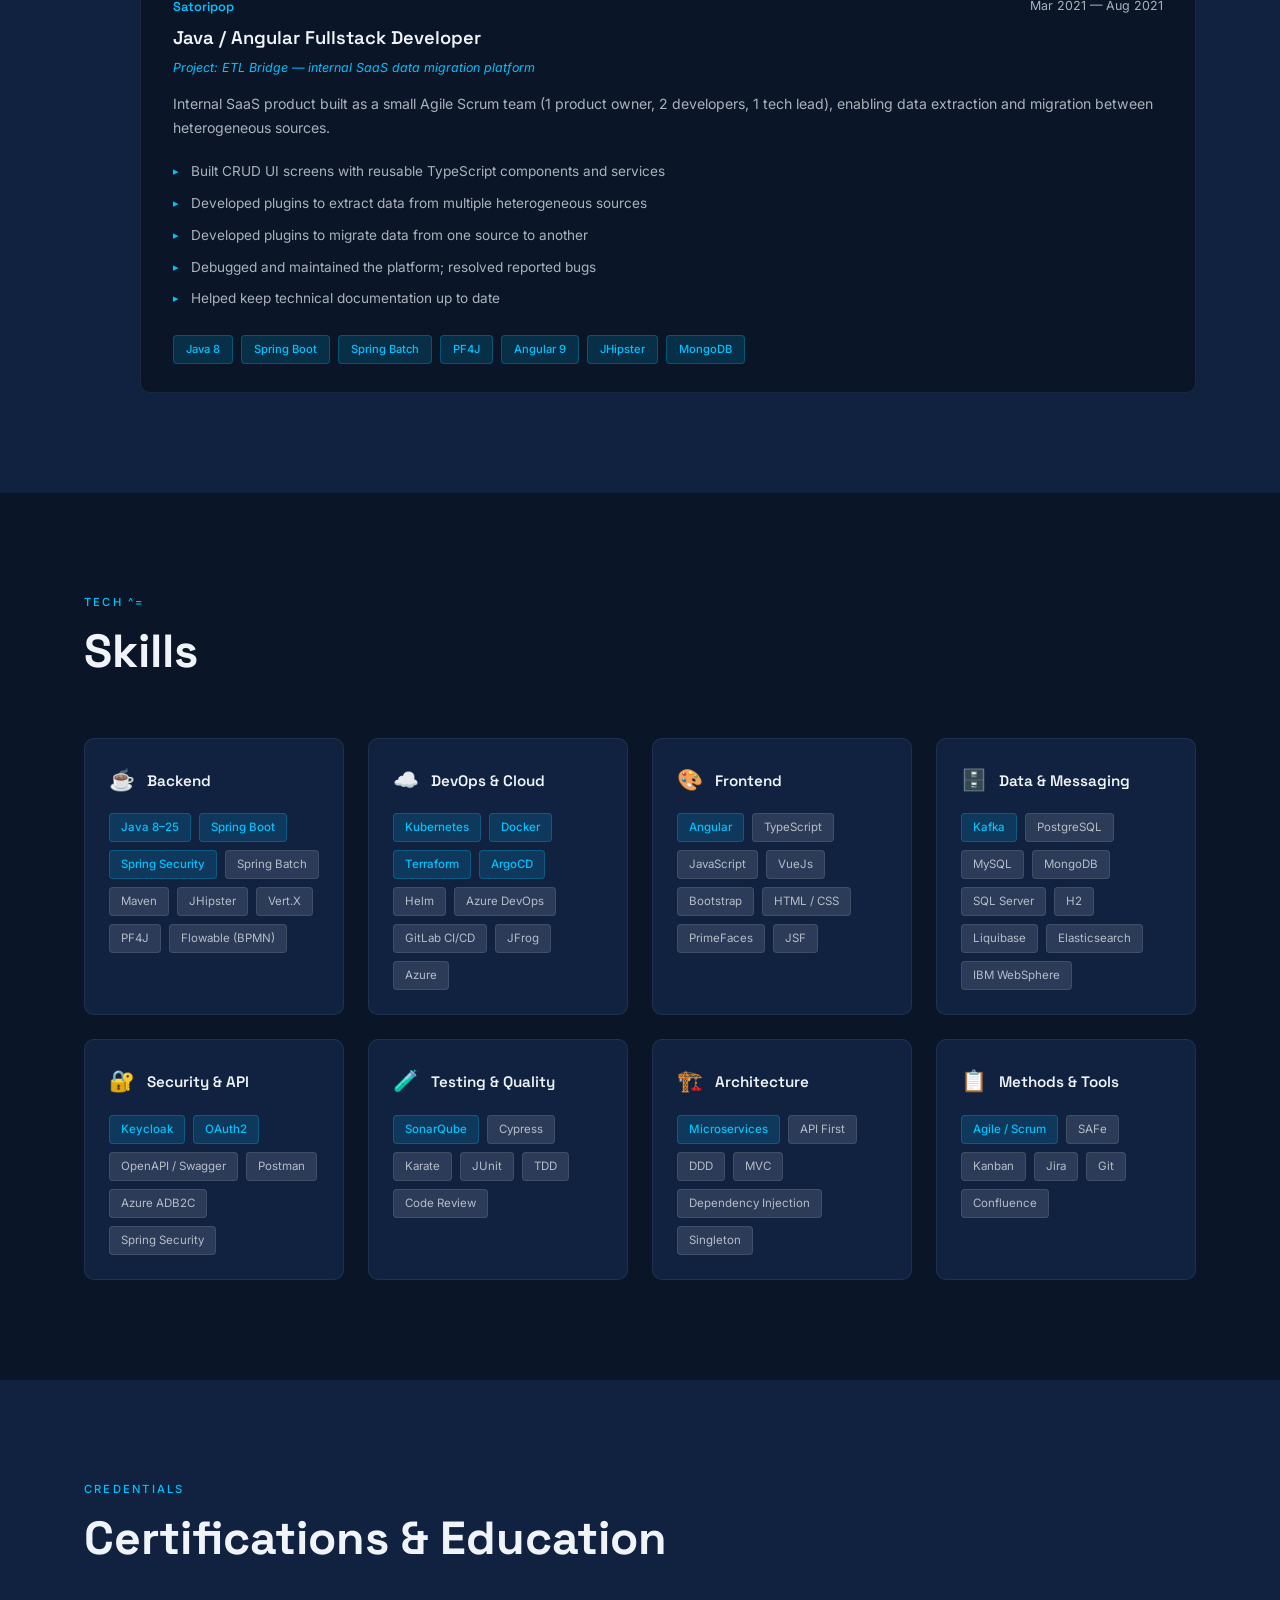
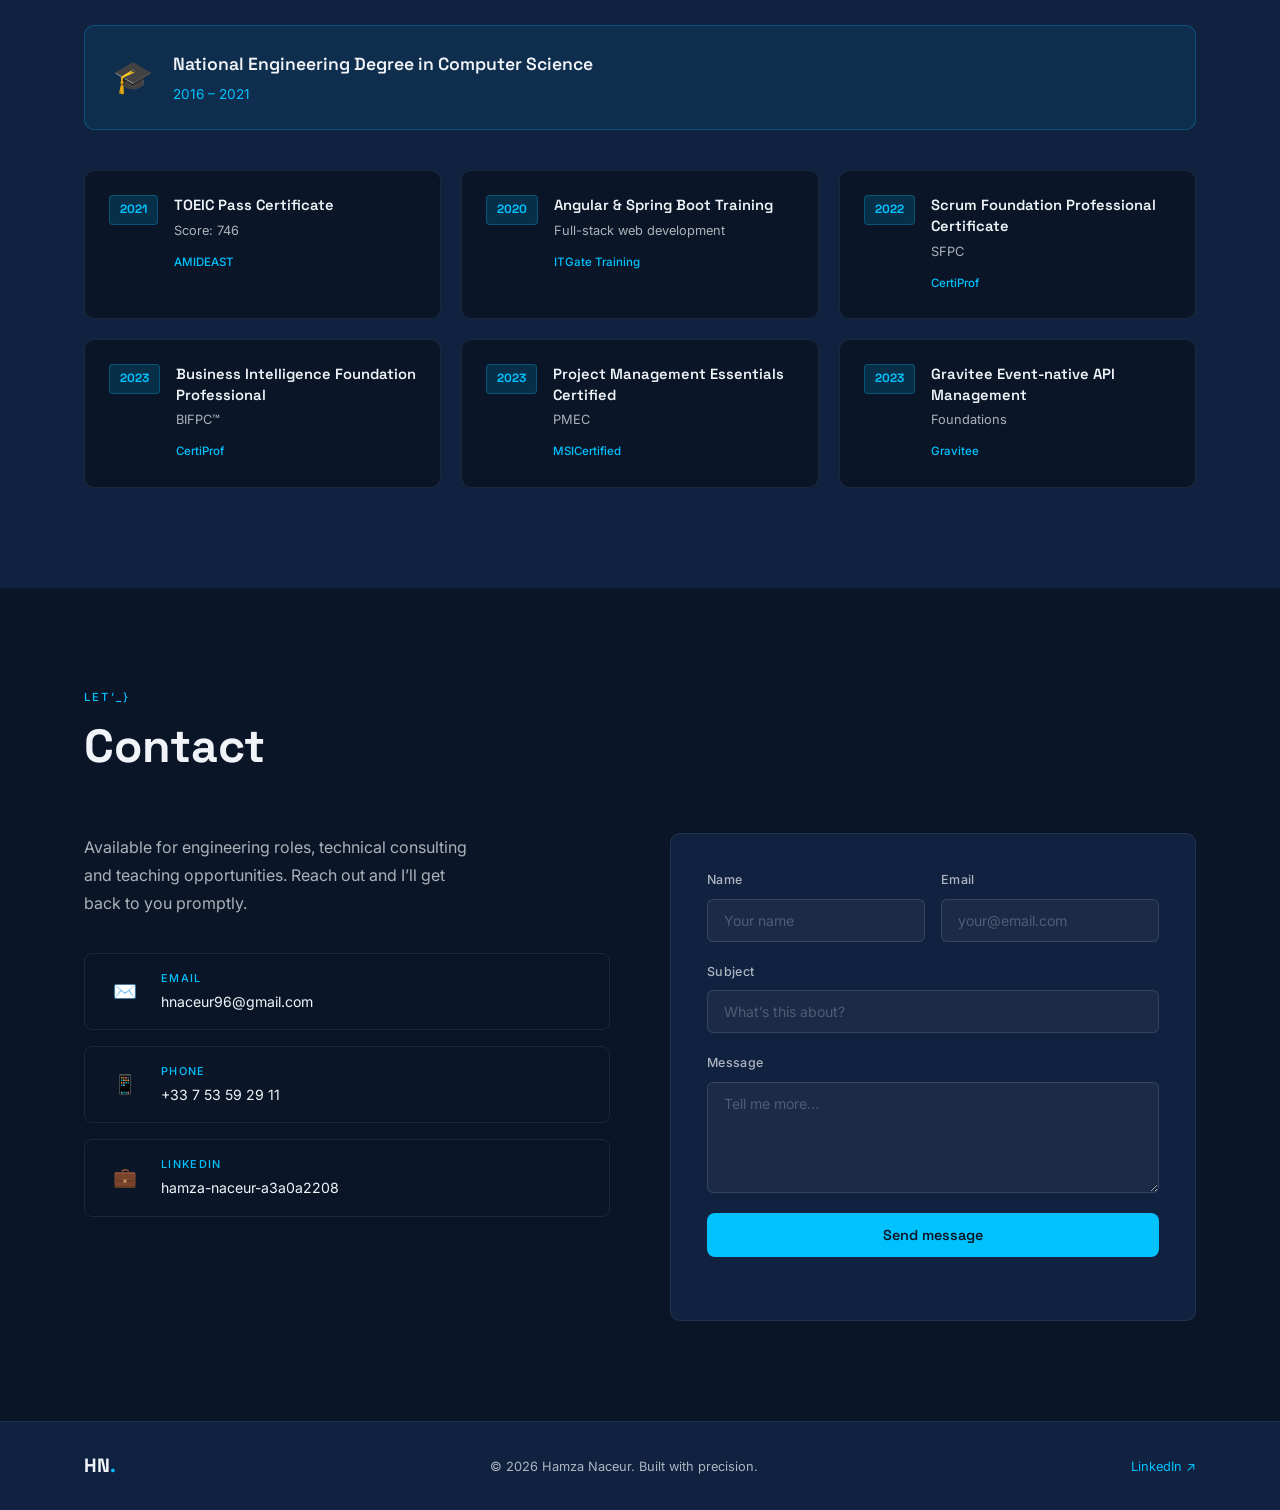
<file: portfolio.html>
<!DOCTYPE html>
<html lang="en">
<head>
  <meta charset="UTF-8" />
  <meta name="viewport" content="width=device-width, initial-scale=1.0" />
  <title>Hamza Naceur — Java / DevOps Engineer</title>
  <meta name="description" content="Java / Spring Boot and DevOps engineer with 5+ years building backends, microservices and cloud infrastructure for banking, automotive and insurance clients." />
  <link rel="preconnect" href="https://fonts.googleapis.com" />
  <link rel="preconnect" href="https://fonts.gstatic.com" crossorigin />
  <link href="https://fonts.googleapis.com/css2?family=Space+Grotesk:wght@300;400;500;600;700&family=Inter:wght@300;400;500&display=swap" rel="stylesheet" />
  <style>
/* ===========================
   CSS Custom Properties
   =========================== */
:root {
  --navy-deep: #0A1628;
  --navy-mid: #112240;
  --navy-light: #1d3461;
  --cyan: #00c2ff;
  --cyan-dim: rgba(0, 194, 255, 0.15);
  --cyan-border: rgba(0, 194, 255, 0.25);
  --green-accent: #00ff9d;
  --white: #f0f4f8;
  --white-dim: rgba(240, 244, 248, 0.7);
  --white-faint: rgba(240, 244, 248, 0.12);
  --font-head: 'Space Grotesk', sans-serif;
  --font-body: 'Inter', sans-serif;
  --radius: 8px;
  --transition: 0.25s ease;
  --ease-out: cubic-bezier(0.22, 0.75, 0.3, 1);

  /* Dark-first page: keep native controls, scrollbars and safe-area
     padding in the same world as the design. */
  color-scheme: dark;
  background: #0A1628;
}

/* ===========================
   Light theme
   Same structure, same accent — just inverted for daylight.
   Toggled by JS setting data-theme="light" on <html>.
   =========================== */
:root[data-theme="light"] {
  color-scheme: light;
  --navy-deep: #F5F7FA;
  --navy-mid: #EBEEF2;
  --navy-light: #DCE1E8;
  --cyan: #0086b3;
  --cyan-dim: rgba(0, 134, 179, 0.1);
  --cyan-border: rgba(0, 134, 179, 0.22);
  --green-accent: #00875f;
  --white: #101820;
  --white-dim: rgba(16, 24, 32, 0.68);
  --white-faint: rgba(16, 24, 32, 0.08);
  background: #F5F7FA;
}

:root[data-theme="light"] .code-block {
  background: rgba(255, 255, 255, 0.85);
  box-shadow: 0 20px 50px rgba(16, 24, 32, 0.1), 0 0 0 1px rgba(0, 134, 179, 0.08);
}

:root[data-theme="light"] .btn-primary { color: #fff; }
:root[data-theme="light"] .marker-dot { background: var(--navy-mid); }
:root[data-theme="light"] .marker-dot.current,
:root[data-theme="light"] .marker-dot.reached { background: var(--cyan); }
:root[data-theme="light"] .grain { opacity: 0.012; }
:root[data-theme="light"] .spotlight {
  background: radial-gradient(520px circle at var(--mx, 50%) var(--my, 30%), rgba(0, 134, 179, 0.06), transparent 45%);
}

/* ===========================
   Reset & Base
   =========================== */
*, *::before, *::after {
  box-sizing: border-box;
  margin: 0;
  padding: 0;
}

html {
  scroll-behavior: smooth;
  font-size: 16px;
}

body {
  background: var(--navy-deep);
  color: var(--white);
  font-family: var(--font-body);
  line-height: 1.65;
  -webkit-font-smoothing: antialiased;
  overflow-x: hidden;
}

a {
  color: inherit;
  text-decoration: none;
}

ul {
  list-style: none;
}

img {
  max-width: 100%;
}

::selection {
  background: var(--cyan);
  color: var(--navy-deep);
}

:focus-visible {
  outline: 2px solid var(--cyan);
  outline-offset: 3px;
  border-radius: 2px;
}

/* Custom scrollbar */
::-webkit-scrollbar { width: 10px; height: 10px; }
::-webkit-scrollbar-track { background: var(--navy-deep); }
::-webkit-scrollbar-thumb {
  background: var(--navy-light);
  border-radius: 10px;
  border: 2px solid var(--navy-deep);
}
::-webkit-scrollbar-thumb:hover { background: var(--cyan); }

/* ===========================
   Ambient Overlays
   =========================== */

/* Cursor spotlight — follows the pointer across the whole page */
.spotlight {
  position: fixed;
  inset: 0;
  z-index: 1;
  pointer-events: none;
  opacity: 0;
  transition: opacity 0.6s ease;
  background: radial-gradient(
    520px circle at var(--mx, 50%) var(--my, 30%),
    rgba(0, 194, 255, 0.07),
    transparent 45%
  );
}

.spotlight.on { opacity: 1; }

/* Film grain */
.grain {
  position: fixed;
  inset: 0;
  z-index: 2;
  pointer-events: none;
  opacity: 0.02;
  background-image: url("data:image/svg+xml,%3Csvg xmlns='http://www.w3.org/2000/svg' width='200' height='200'%3E%3Cfilter id='n'%3E%3CfeTurbulence type='fractalNoise' baseFrequency='0.85' numOctaves='3' stitchTiles='stitch'/%3E%3C/filter%3E%3Crect width='200' height='200' filter='url(%23n)'/%3E%3C/svg%3E");
  background-size: 200px 200px;
}

/* ===========================
   Layout Utilities
   =========================== */
.container {
  max-width: 1160px;
  margin: 0 auto;
  padding: 0 24px;
}

.section {
  padding: 100px 0;
  position: relative;
  z-index: 3;
}

.section-dark {
  background: var(--navy-mid);
}

.section-label {
  font-family: var(--font-body);
  font-size: 0.7rem;
  font-weight: 500;
  letter-spacing: 0.2em;
  color: var(--cyan);
  text-transform: uppercase;
  margin-bottom: 14px;
}

.section-title {
  font-family: var(--font-head);
  font-size: clamp(1.9rem, 4vw, 2.9rem);
  font-weight: 700;
  line-height: 1.15;
  color: var(--white);
  margin-bottom: 54px;
  padding-bottom: 0.12em;
  text-wrap: balance;
}

/* Section titles wipe up from behind their own edge.
   The wipe is applied to an inner span, never to the observed h2 —
   an element clipped to zero area never reports as intersecting. */
.section-title .t-in { display: block; }

.js-motion .section-title { overflow: hidden; }

.js-motion .section-title .t-in {
  transform: translateY(108%);
  transition: transform 0.85s var(--ease-out);
}

.js-motion .section-title.visible .t-in {
  transform: translateY(0);
}

.accent {
  color: var(--cyan);
}

/* ===========================
   Navigation
   =========================== */
#navbar {
  position: fixed;
  top: 0;
  left: 0;
  right: 0;
  z-index: 1000;
  padding: 0;
  transition: background var(--transition), box-shadow var(--transition);
}

#navbar.scrolled {
  background: rgba(10, 22, 40, 0.95);
  backdrop-filter: blur(12px);
  box-shadow: 0 1px 0 var(--cyan-border);
}

.nav-inner {
  max-width: 1160px;
  margin: 0 auto;
  padding: 20px 24px;
  display: flex;
  align-items: center;
  justify-content: space-between;
}

/* Reading progress rail under the navbar */
.scroll-progress {
  position: absolute;
  left: 0;
  bottom: 0;
  height: 2px;
  width: 100%;
  transform: scaleX(0);
  transform-origin: 0 50%;
  background: linear-gradient(90deg, var(--cyan), var(--green-accent));
  box-shadow: 0 0 10px rgba(0, 194, 255, 0.5);
}

.nav-logo {
  font-family: var(--font-head);
  font-size: 1.5rem;
  font-weight: 700;
  letter-spacing: -0.02em;
  transition: transform 0.3s var(--ease-out);
  display: inline-block;
}

.nav-logo:hover { transform: translateY(-2px); }

.nav-links {
  display: flex;
  align-items: center;
  gap: 36px;
}

.nav-links li { position: relative; }

.nav-links a:not(.nav-cta) {
  font-family: var(--font-body);
  font-size: 0.85rem;
  font-weight: 400;
  color: var(--white-dim);
  transition: color var(--transition);
  position: relative;
  padding-bottom: 4px;
}

/* Sliding underline on hover + active */
.nav-links a:not(.nav-cta)::after {
  content: '';
  position: absolute;
  left: 0;
  bottom: 0;
  width: 100%;
  height: 1px;
  background: var(--cyan);
  transform: scaleX(0);
  transform-origin: 0 50%;
  transition: transform 0.32s var(--ease-out);
}

.nav-links a:not(.nav-cta):hover,
.nav-links a.active { color: var(--white); }

.nav-links a:not(.nav-cta):hover::after,
.nav-links a.active::after { transform: scaleX(1); }

.nav-cta {
  background: var(--cyan-dim);
  border: 1px solid var(--cyan-border);
  color: var(--cyan) !important;
  font-size: 0.85rem;
  padding: 8px 20px;
  border-radius: var(--radius);
  transition: background var(--transition), border-color var(--transition), box-shadow var(--transition);
}

.nav-cta:hover {
  background: rgba(0, 194, 255, 0.25) !important;
  border-color: var(--cyan) !important;
  box-shadow: 0 0 20px rgba(0, 194, 255, 0.25);
}

.nav-tools {
  display: flex;
  align-items: center;
  gap: 10px;
}

.tool-btn {
  display: inline-flex;
  align-items: center;
  justify-content: center;
  gap: 4px;
  width: 36px;
  height: 36px;
  padding: 0;
  background: transparent;
  border: 1px solid rgba(240, 244, 248, 0.14);
  border-radius: 50%;
  color: var(--white-dim);
  cursor: pointer;
  transition: border-color var(--transition), color var(--transition), background var(--transition), transform 0.25s var(--ease-out);
}

.tool-btn:hover {
  border-color: var(--cyan-border);
  color: var(--cyan);
  background: var(--cyan-dim);
  transform: translateY(-1px);
}

.tool-btn-text {
  font-family: var(--font-head);
  font-size: 0.7rem;
  font-weight: 600;
  letter-spacing: 0.02em;
}

#themeToggle .icon-moon { display: none; }
:root[data-theme="light"] #themeToggle .icon-sun { display: none; }
:root[data-theme="light"] #themeToggle .icon-moon { display: block; }

.hamburger {
  display: none;
  flex-direction: column;
  gap: 5px;
  background: none;
  border: none;
  cursor: pointer;
  padding: 4px;
}

.hamburger span {
  display: block;
  width: 24px;
  height: 2px;
  background: var(--white);
  transition: transform 0.28s var(--ease-out), opacity 0.2s;
}

.hamburger.open span:nth-child(1) { transform: translateY(7px) rotate(45deg); }
.hamburger.open span:nth-child(2) { opacity: 0; }
.hamburger.open span:nth-child(3) { transform: translateY(-7px) rotate(-45deg); }

/* Mobile Menu */
.mobile-menu {
  display: none;
  position: fixed;
  top: 64px;
  left: 0;
  right: 0;
  background: rgba(10, 22, 40, 0.98);
  backdrop-filter: blur(16px);
  border-bottom: 1px solid var(--cyan-border);
  z-index: 999;
  padding: 20px 24px 28px;
  transform: translateY(-100%);
  opacity: 0;
  transition: transform 0.36s var(--ease-out), opacity 0.3s ease;
}

.mobile-menu.open {
  transform: translateY(0);
  opacity: 1;
}

.mobile-menu ul {
  display: flex;
  flex-direction: column;
  gap: 4px;
}

.mobile-menu a {
  display: block;
  padding: 12px 0;
  font-size: 1rem;
  font-weight: 500;
  color: var(--white-dim);
  border-bottom: 1px solid var(--white-faint);
  transition: color var(--transition), padding-left var(--transition);
}

.mobile-menu a:hover { color: var(--cyan); padding-left: 8px; }

.mobile-tools {
  display: flex;
  gap: 10px;
  margin-top: 18px;
  padding-top: 18px;
  border-top: 1px solid var(--white-faint);
}

.mobile-tools .tool-btn {
  width: auto;
  height: 40px;
  padding: 0 16px;
  border-radius: var(--radius);
  gap: 8px;
}

.mobile-tools .tool-btn-label {
  font-size: 0.8rem;
  font-weight: 500;
}

/* ===========================
   Hero
   =========================== */
#hero {
  min-height: min(100vh, 820px);
  display: flex;
  flex-direction: column;
  justify-content: center;
  padding: 120px 24px 80px;
  position: relative;
  overflow: hidden;
  z-index: 3;
}

/* Slow-drifting ambient glow */
#hero::before {
  content: '';
  position: absolute;
  top: -30%;
  right: -10%;
  width: 620px;
  height: 620px;
  background: radial-gradient(circle, rgba(0, 194, 255, 0.07) 0%, transparent 70%);
  pointer-events: none;
  animation: drift 18s ease-in-out infinite alternate;
}

#hero::after {
  content: '';
  position: absolute;
  bottom: -25%;
  left: -12%;
  width: 520px;
  height: 520px;
  background: radial-gradient(circle, rgba(0, 255, 157, 0.04) 0%, transparent 70%);
  pointer-events: none;
  animation: drift 24s ease-in-out infinite alternate-reverse;
}

@keyframes drift {
  from { transform: translate3d(0, 0, 0) scale(1); }
  to   { transform: translate3d(-60px, 50px, 0) scale(1.15); }
}

/* Node-network canvas — microservice topology, quietly alive */
.hero-canvas {
  position: absolute;
  inset: 0;
  width: 100%;
  height: 100%;
  z-index: 0;
  pointer-events: none;
}

.hero-grid {
  max-width: 1160px;
  margin: 0 auto;
  display: grid;
  grid-template-columns: 1fr 1fr;
  gap: 60px;
  align-items: center;
  width: 100%;
  position: relative;
  z-index: 1;
}

/* Orchestrated entrance — pure CSS, so it plays even if JS never runs */
.anim .hero-content > *,
.anim .hero-visual {
  opacity: 0;
  transform: translateY(18px);
  animation: heroIn 0.8s var(--ease-out) forwards;
}

.anim .hero-content > *:nth-child(1) { animation-delay: 0.08s; }
.anim .hero-content > *:nth-child(2) { animation-delay: 0.16s; }
.anim .hero-content > *:nth-child(3) { animation-delay: 0.26s; }
.anim .hero-content > *:nth-child(4) { animation-delay: 0.34s; }
.anim .hero-content > *:nth-child(5) { animation-delay: 0.42s; }
.anim .hero-content > *:nth-child(6) { animation-delay: 0.5s; }
.anim .hero-visual { animation-delay: 0.3s; }

@keyframes heroIn {
  to { opacity: 1; transform: translateY(0); }
}

.hero-eyebrow {
  font-size: 0.7rem;
  font-weight: 500;
  letter-spacing: 0.2em;
  color: var(--cyan);
  text-transform: uppercase;
  margin-bottom: 16px;
}

.hero-name {
  font-family: var(--font-head);
  font-size: clamp(3rem, 7vw, 5.5rem);
  font-weight: 700;
  line-height: 1;
  letter-spacing: -0.03em;
  margin-bottom: 20px;
}

/* Accent word carries a slow sheen */
.hero-name .accent {
  background: linear-gradient(100deg, var(--cyan) 20%, var(--green-accent) 45%, var(--cyan) 70%);
  background-size: 250% 100%;
  -webkit-background-clip: text;
  background-clip: text;
  -webkit-text-fill-color: transparent;
  animation: sheen 7s linear infinite;
}

@keyframes sheen {
  from { background-position: 180% 0; }
  to   { background-position: -80% 0; }
}

.hero-role {
  font-family: var(--font-head);
  font-size: clamp(1rem, 2vw, 1.3rem);
  font-weight: 400;
  color: var(--white-dim);
  margin-bottom: 24px;
  min-height: 2em;
}

.cursor {
  color: var(--cyan);
  animation: blink 0.8s step-end infinite;
}

@keyframes blink {
  50% { opacity: 0; }
}

.hero-summary {
  font-size: 0.95rem;
  color: var(--white-dim);
  line-height: 1.75;
  max-width: 500px;
  margin-bottom: 36px;
}

.hero-summary strong {
  color: var(--white);
  font-weight: 500;
}

.hero-actions {
  display: flex;
  gap: 16px;
  flex-wrap: wrap;
  margin-bottom: 36px;
}

.btn-primary {
  background: var(--cyan);
  color: var(--navy-deep);
  font-family: var(--font-head);
  font-size: 0.85rem;
  font-weight: 600;
  padding: 13px 28px;
  border-radius: var(--radius);
  display: inline-block;
  position: relative;
  overflow: hidden;
  transition: background var(--transition), box-shadow var(--transition), transform 0.3s var(--ease-out);
}

/* Light sweeps across the primary button on hover */
.btn-primary::after {
  content: '';
  position: absolute;
  top: 0;
  left: -75%;
  width: 50%;
  height: 100%;
  background: linear-gradient(120deg, transparent, rgba(255, 255, 255, 0.45), transparent);
  transform: skewX(-20deg);
  transition: left 0.6s var(--ease-out);
}

.btn-primary:hover::after { left: 125%; }

.btn-primary:hover {
  background: #33cfff;
  box-shadow: 0 8px 30px rgba(0, 194, 255, 0.35);
}

.btn-ghost {
  border: 1px solid var(--cyan-border);
  color: var(--white);
  font-family: var(--font-head);
  font-size: 0.85rem;
  font-weight: 500;
  padding: 13px 28px;
  border-radius: var(--radius);
  display: inline-block;
  transition: border-color var(--transition), background var(--transition), box-shadow var(--transition), transform 0.3s var(--ease-out);
}

.btn-ghost:hover {
  border-color: var(--cyan);
  background: var(--cyan-dim);
  box-shadow: 0 8px 30px rgba(0, 194, 255, 0.12);
}

.hero-langs {
  display: flex;
  gap: 20px;
  flex-wrap: wrap;
}

.hero-langs span {
  font-size: 0.8rem;
  color: var(--white-dim);
  transition: color var(--transition), transform 0.3s var(--ease-out);
}

.hero-langs span:hover { color: var(--white); transform: translateY(-2px); }

/* Code Block */
.hero-visual {
  display: flex;
  justify-content: center;
  align-items: center;
  perspective: 1200px;
}

.code-block {
  background: rgba(17, 34, 64, 0.82);
  border: 1px solid var(--cyan-border);
  border-radius: 12px;
  overflow: hidden;
  width: 100%;
  max-width: 480px;
  box-shadow: 0 20px 60px rgba(0, 0, 0, 0.4), 0 0 0 1px rgba(0, 194, 255, 0.05);
  transform-style: preserve-3d;
  transition: transform 0.5s var(--ease-out), box-shadow 0.5s var(--ease-out);
  will-change: transform;
}

.code-block:hover {
  box-shadow: 0 28px 70px rgba(0, 0, 0, 0.5), 0 0 0 1px rgba(0, 194, 255, 0.22),
              0 0 50px rgba(0, 194, 255, 0.1);
}

.code-header {
  background: var(--navy-light);
  padding: 14px 18px;
  display: flex;
  align-items: center;
  gap: 8px;
}

.dot {
  width: 12px;
  height: 12px;
  border-radius: 50%;
}
.dot.red { background: #ff5f57; }
.dot.amber { background: #febc2e; }
.dot.green { background: #28c840; }

.code-filename {
  margin-left: 12px;
  font-size: 0.75rem;
  color: var(--white-dim);
  font-family: 'Courier New', monospace;
}

.code-body {
  padding: 24px;
  font-family: 'Courier New', monospace;
  font-size: 0.8rem;
  line-height: 1.8;
  overflow-x: auto;
}

/* Caret that rides along while the code types itself in */
.code-caret {
  display: inline-block;
  width: 7px;
  height: 1em;
  background: var(--cyan);
  vertical-align: text-bottom;
  animation: blink 0.7s step-end infinite;
}

.kw { color: #c792ea; }
.cls { color: #82aaff; }
.str { color: #c3e88d; }
.fn { color: #82aaff; }
.num { color: #f78c6c; }

/* Scroll Indicator */
.hero-scroll {
  display: flex;
  justify-content: center;
  margin-top: auto;
  padding-top: 40px;
  position: relative;
  z-index: 1;
}

.scroll-indicator {
  display: flex;
  flex-direction: column;
  align-items: center;
  gap: 10px;
  opacity: 0.45;
}

.scroll-indicator span {
  font-size: 0.65rem;
  letter-spacing: 0.15em;
  text-transform: uppercase;
}

.scroll-line {
  width: 1px;
  height: 48px;
  background: linear-gradient(to bottom, var(--cyan), transparent);
  animation: scrollAnim 1.8s ease-in-out infinite;
}

@keyframes scrollAnim {
  0%, 100% { opacity: 1; transform: scaleY(1); }
  50% { opacity: 0.3; transform: scaleY(0.5); }
}

/* ===========================
   About
   =========================== */
.about-grid {
  display: grid;
  grid-template-columns: 1fr 320px;
  gap: 60px;
  align-items: start;
}

.about-text p {
  font-size: 1rem;
  color: var(--white-dim);
  line-height: 1.8;
  margin-bottom: 20px;
  max-width: 600px;
}

.about-text p:last-child { margin-bottom: 0; }

.about-stats {
  display: grid;
  grid-template-columns: 1fr 1fr;
  gap: 1px;
  background: var(--cyan-border);
  border: 1px solid var(--cyan-border);
  border-radius: var(--radius);
  overflow: hidden;
}

.stat-item {
  background: var(--navy-mid);
  padding: 28px 20px;
  display: flex;
  flex-direction: column;
  gap: 8px;
  transition: background var(--transition);
}

.stat-item:hover { background: #16305a; }

.stat-num {
  font-family: var(--font-head);
  font-size: 2.4rem;
  font-weight: 700;
  line-height: 1;
  color: var(--white);
  font-variant-numeric: tabular-nums;
}

.stat-label {
  font-size: 0.75rem;
  color: var(--white-dim);
  line-height: 1.3;
}

/* ===========================
   Timeline / Experience
   =========================== */
.timeline {
  position: relative;
}

/* Scroll-linked cyan fill running down the timeline */
.tl-rail {
  position: absolute;
  left: 13.5px;
  top: 6px;
  width: 1px;
  height: 0;
  background: linear-gradient(to bottom, var(--cyan), var(--green-accent));
  box-shadow: 0 0 10px rgba(0, 194, 255, 0.6);
  z-index: 1;
  pointer-events: none;
}

.timeline-item {
  display: grid;
  grid-template-columns: 28px 1fr;
  gap: 28px;
  margin-bottom: 48px;
}

.timeline-item:last-child {
  margin-bottom: 0;
}

.timeline-marker {
  display: flex;
  flex-direction: column;
  align-items: center;
  padding-top: 6px;
  position: relative;
  z-index: 2;
}

.marker-dot {
  width: 14px;
  height: 14px;
  border-radius: 50%;
  border: 2px solid var(--cyan);
  background: var(--navy-mid);
  flex-shrink: 0;
  transition: background 0.4s var(--ease-out), box-shadow 0.4s var(--ease-out), transform 0.4s var(--ease-out);
}

.marker-dot.current,
.marker-dot.reached {
  background: var(--cyan);
  box-shadow: 0 0 14px rgba(0, 194, 255, 0.65);
}

.marker-dot.current { animation: pulse 2.4s ease-in-out infinite; }

@keyframes pulse {
  0%, 100% { box-shadow: 0 0 0 0 rgba(0, 194, 255, 0.45); }
  70% { box-shadow: 0 0 0 10px rgba(0, 194, 255, 0); }
}

.marker-line {
  width: 1px;
  flex: 1;
  background: var(--cyan-border);
  margin-top: 8px;
  min-height: 40px;
}

.timeline-card {
  background: var(--navy-deep);
  border: 1px solid rgba(240, 244, 248, 0.08);
  border-radius: 10px;
  padding: 28px 32px;
  position: relative;
  isolation: isolate;
  overflow: hidden;
  transition: border-color var(--transition), transform 0.4s var(--ease-out), box-shadow 0.4s var(--ease-out);
}

/* Cursor-tracked glow inside cards */
.timeline-card::before,
.skill-category::before,
.cert-card::before {
  content: '';
  position: absolute;
  inset: 0;
  z-index: 0;
  opacity: 0;
  pointer-events: none;
  transition: opacity 0.35s ease;
  background: radial-gradient(
    360px circle at var(--gx, 50%) var(--gy, 50%),
    rgba(0, 194, 255, 0.12),
    transparent 45%
  );
}

.timeline-card:hover::before,
.skill-category:hover::before,
.cert-card:hover::before { opacity: 1; }

.timeline-card > *,
.skill-category > *,
.cert-card > * {
  position: relative;
  z-index: 1;
}

.timeline-card:hover {
  border-color: var(--cyan-border);
  transform: translateY(-3px);
  box-shadow: 0 16px 40px rgba(0, 0, 0, 0.3);
}

.card-header {
  display: flex;
  justify-content: space-between;
  align-items: flex-start;
  margin-bottom: 6px;
  gap: 16px;
  flex-wrap: wrap;
}

.card-meta {
  display: flex;
  align-items: center;
  gap: 10px;
  flex-wrap: wrap;
}

.card-company {
  font-family: var(--font-head);
  font-size: 0.8rem;
  font-weight: 600;
  color: var(--cyan);
}

.card-badge {
  font-size: 0.65rem;
  font-weight: 600;
  padding: 3px 10px;
  border-radius: 20px;
  letter-spacing: 0.05em;
}

.current-badge {
  background: rgba(0, 255, 157, 0.12);
  color: var(--green-accent);
  border: 1px solid rgba(0, 255, 157, 0.3);
}

.card-dates {
  font-size: 0.78rem;
  color: var(--white-dim);
  white-space: nowrap;
}

.card-role {
  font-family: var(--font-head);
  font-size: 1.15rem;
  font-weight: 600;
  color: var(--white);
  margin-bottom: 4px;
}

.card-project {
  font-size: 0.78rem;
  color: var(--cyan);
  margin-bottom: 14px;
  font-style: italic;
}

.card-desc {
  font-size: 0.88rem;
  color: var(--white-dim);
  line-height: 1.7;
  margin-bottom: 16px;
}

.card-tasks {
  margin-bottom: 20px;
}

.card-tasks li {
  font-size: 0.85rem;
  color: var(--white-dim);
  line-height: 1.6;
  padding: 5px 0 5px 18px;
  position: relative;
  transition: color var(--transition);
}

.card-tasks li:hover { color: var(--white); }

.card-tasks li::before {
  content: '▸';
  position: absolute;
  left: 0;
  color: var(--cyan);
  font-size: 0.7rem;
  top: 7px;
  transition: transform 0.25s var(--ease-out);
}

.card-tasks li:hover::before { transform: translateX(3px); }

.card-tags {
  display: flex;
  flex-wrap: wrap;
  gap: 8px;
}

.tag {
  font-size: 0.7rem;
  font-weight: 500;
  padding: 4px 12px;
  border-radius: 4px;
  background: var(--cyan-dim);
  border: 1px solid var(--cyan-border);
  color: var(--cyan);
  transition: background var(--transition), border-color var(--transition), transform 0.25s var(--ease-out);
}

.tag:hover {
  background: rgba(0, 194, 255, 0.28);
  border-color: var(--cyan);
  transform: translateY(-2px);
}

/* ===========================
   Skills
   =========================== */
.skills-grid {
  display: grid;
  grid-template-columns: repeat(auto-fill, minmax(260px, 1fr));
  gap: 24px;
}

.skill-category {
  background: var(--navy-mid);
  border: 1px solid rgba(240, 244, 248, 0.07);
  border-radius: 10px;
  padding: 24px;
  position: relative;
  isolation: isolate;
  overflow: hidden;
  transition: border-color var(--transition), transform 0.4s var(--ease-out), box-shadow 0.4s var(--ease-out);
}

.skill-category:hover {
  border-color: var(--cyan-border);
  transform: translateY(-4px);
  box-shadow: 0 16px 40px rgba(0, 0, 0, 0.28);
}

.skill-cat-header {
  display: flex;
  align-items: center;
  gap: 12px;
  margin-bottom: 16px;
}

.skill-icon {
  font-size: 1.3rem;
  transition: transform 0.4s var(--ease-out);
}

.skill-category:hover .skill-icon { transform: scale(1.18) rotate(-8deg); }

.skill-cat-header h3 {
  font-family: var(--font-head);
  font-size: 0.95rem;
  font-weight: 600;
  color: var(--white);
}

.skill-tags {
  display: flex;
  flex-wrap: wrap;
  gap: 8px;
}

.stag {
  font-size: 0.72rem;
  font-weight: 400;
  padding: 4px 11px;
  border-radius: 4px;
  background: var(--white-faint);
  color: var(--white-dim);
  border: 1px solid rgba(240, 244, 248, 0.1);
  transition: background var(--transition), color var(--transition), transform 0.25s var(--ease-out);
}

.stag:hover {
  color: var(--white);
  transform: translateY(-2px);
}

.stag.primary {
  background: var(--cyan-dim);
  color: var(--cyan);
  border-color: var(--cyan-border);
  font-weight: 500;
}

/* Tags stagger in once their card is revealed */
.js-motion .reveal .tag,
.js-motion .reveal .stag {
  opacity: 0;
  transform: translateY(8px) scale(0.96);
  transition: opacity 0.45s var(--ease-out), transform 0.45s var(--ease-out),
              background var(--transition), border-color var(--transition), color var(--transition);
}

.js-motion .reveal.visible .tag,
.js-motion .reveal.visible .stag {
  opacity: 1;
  transform: translateY(0) scale(1);
}

/* ===========================
   Certifications
   =========================== */
.education-block {
  display: flex;
  align-items: center;
  gap: 20px;
  background: rgba(0, 194, 255, 0.07);
  border: 1px solid var(--cyan-border);
  border-radius: 10px;
  padding: 24px 28px;
  margin-bottom: 40px;
  transition: transform 0.4s var(--ease-out), box-shadow 0.4s var(--ease-out);
}

.education-block:hover {
  transform: translateY(-3px);
  box-shadow: 0 16px 40px rgba(0, 0, 0, 0.25);
}

.edu-icon {
  font-size: 2rem;
  transition: transform 0.4s var(--ease-out);
}

.education-block:hover .edu-icon { transform: scale(1.12) rotate(6deg); }

.edu-content h3 {
  font-family: var(--font-head);
  font-size: 1.1rem;
  font-weight: 600;
  margin-bottom: 4px;
}

.edu-content p {
  font-size: 0.85rem;
  color: var(--cyan);
}

.certs-grid {
  display: grid;
  grid-template-columns: repeat(auto-fill, minmax(280px, 1fr));
  gap: 20px;
}

.cert-card {
  background: var(--navy-deep);
  border: 1px solid rgba(240, 244, 248, 0.08);
  border-radius: 10px;
  padding: 24px;
  display: flex;
  gap: 16px;
  align-items: flex-start;
  position: relative;
  isolation: isolate;
  overflow: hidden;
  transition: border-color var(--transition), transform 0.4s var(--ease-out), box-shadow 0.4s var(--ease-out);
}

.cert-card:hover {
  border-color: var(--cyan-border);
  transform: translateY(-4px);
  box-shadow: 0 16px 40px rgba(0, 0, 0, 0.3);
}

.cert-year {
  font-family: var(--font-head);
  font-size: 0.75rem;
  font-weight: 700;
  color: var(--cyan);
  background: var(--cyan-dim);
  border: 1px solid var(--cyan-border);
  padding: 4px 10px;
  border-radius: 4px;
  white-space: nowrap;
  height: fit-content;
}

.cert-body h4 {
  font-family: var(--font-head);
  font-size: 0.92rem;
  font-weight: 600;
  color: var(--white);
  margin-bottom: 4px;
  line-height: 1.4;
}

.cert-body p {
  font-size: 0.8rem;
  color: var(--white-dim);
  margin-bottom: 6px;
}

.cert-issuer {
  font-size: 0.72rem;
  color: var(--cyan);
  font-weight: 500;
}

/* ===========================
   Contact
   =========================== */
.contact-grid {
  display: grid;
  grid-template-columns: 1fr 1fr;
  gap: 60px;
  align-items: start;
}

.contact-lead {
  font-size: 1rem;
  color: var(--white-dim);
  line-height: 1.75;
  margin-bottom: 36px;
  max-width: 400px;
}

.contact-items {
  display: flex;
  flex-direction: column;
  gap: 16px;
}

.contact-item {
  display: flex;
  align-items: center;
  gap: 16px;
  padding: 16px 20px;
  border: 1px solid rgba(240, 244, 248, 0.08);
  border-radius: var(--radius);
  transition: border-color var(--transition), background var(--transition), transform 0.3s var(--ease-out);
}

.contact-item:hover {
  border-color: var(--cyan-border);
  background: var(--cyan-dim);
  transform: translateX(6px);
}

.contact-icon {
  font-size: 1.2rem;
  width: 40px;
  text-align: center;
  flex-shrink: 0;
  transition: transform 0.3s var(--ease-out);
}

.contact-item:hover .contact-icon { transform: scale(1.15); }

.contact-detail {
  display: flex;
  flex-direction: column;
  gap: 2px;
}

.contact-label {
  font-size: 0.68rem;
  text-transform: uppercase;
  letter-spacing: 0.12em;
  color: var(--cyan);
  font-weight: 500;
}

.contact-value {
  font-size: 0.88rem;
  color: var(--white);
}

/* Contact Form */
.contact-form-wrap {
  background: var(--navy-mid);
  border: 1px solid rgba(240, 244, 248, 0.08);
  border-radius: 10px;
  padding: 36px;
}

.form-row {
  display: grid;
  grid-template-columns: 1fr 1fr;
  gap: 16px;
}

.form-group {
  display: flex;
  flex-direction: column;
  gap: 8px;
  margin-bottom: 20px;
}

.form-group label {
  font-size: 0.78rem;
  font-weight: 500;
  color: var(--white-dim);
  letter-spacing: 0.03em;
  transition: color var(--transition);
}

.form-group:focus-within label { color: var(--cyan); }

.form-group input,
.form-group textarea {
  background: rgba(240, 244, 248, 0.04);
  border: 1px solid rgba(240, 244, 248, 0.12);
  border-radius: 6px;
  padding: 12px 16px;
  font-family: var(--font-body);
  font-size: 0.88rem;
  color: var(--white);
  outline: none;
  transition: border-color var(--transition), background var(--transition), box-shadow var(--transition);
  resize: vertical;
  width: 100%;
}

.form-group input::placeholder,
.form-group textarea::placeholder {
  color: rgba(240, 244, 248, 0.25);
}

.form-group input:focus,
.form-group textarea:focus {
  border-color: var(--cyan);
  background: rgba(0, 194, 255, 0.04);
  box-shadow: 0 0 0 3px rgba(0, 194, 255, 0.12);
}

.form-submit {
  width: 100%;
  border: none;
  cursor: pointer;
  font-size: 0.9rem;
  margin-bottom: 12px;
}

.form-note {
  font-size: 0.8rem;
  color: var(--green-accent);
  text-align: center;
  min-height: 1.2em;
}

/* ===========================
   Back to top
   =========================== */
.to-top {
  position: fixed;
  right: 24px;
  bottom: calc(24px + env(safe-area-inset-bottom, 0px));
  z-index: 900;
  width: 44px;
  height: 44px;
  display: grid;
  place-items: center;
  border-radius: 50%;
  background: rgba(10, 22, 40, 0.9);
  backdrop-filter: blur(8px);
  border: 1px solid var(--cyan-border);
  color: var(--cyan);
  font-size: 1rem;
  cursor: pointer;
  opacity: 0;
  transform: translateY(12px);
  pointer-events: none;
  transition: opacity 0.35s ease, transform 0.35s var(--ease-out), background var(--transition), box-shadow var(--transition);
}

.to-top.show {
  opacity: 1;
  transform: translateY(0);
  pointer-events: auto;
}

.to-top:hover {
  background: var(--cyan-dim);
  box-shadow: 0 0 22px rgba(0, 194, 255, 0.3);
}

/* ===========================
   Footer
   =========================== */
footer {
  background: var(--navy-mid);
  border-top: 1px solid rgba(240, 244, 248, 0.07);
  padding: 28px 0;
  position: relative;
  z-index: 3;
}

.footer-inner {
  display: flex;
  align-items: center;
  justify-content: space-between;
  gap: 16px;
  flex-wrap: wrap;
}

.footer-logo {
  font-family: var(--font-head);
  font-size: 1.2rem;
  font-weight: 700;
}

.footer-copy {
  font-size: 0.8rem;
  color: var(--white-dim);
}

.footer-link {
  font-size: 0.8rem;
  color: var(--cyan);
  transition: opacity var(--transition), transform 0.25s var(--ease-out);
  display: inline-block;
}

.footer-link:hover { opacity: 0.75; transform: translateX(3px); }

/* ===========================
   Reveal Animations
   =========================== */
.js-motion .reveal {
  opacity: 0;
  transform: translateY(34px);
  transition: opacity 0.7s var(--ease-out), transform 0.7s var(--ease-out);
}

.js-motion .reveal.visible {
  opacity: 1;
  transform: translateY(0);
}

/* ===========================
   Responsive
   =========================== */
@media (max-width: 900px) {
  .hero-grid {
    grid-template-columns: 1fr;
  }

  .hero-visual {
    display: none;
  }

  .about-grid {
    grid-template-columns: 1fr;
  }

  .about-stats {
    grid-template-columns: repeat(4, 1fr);
  }

  .contact-grid {
    grid-template-columns: 1fr;
  }
}

@media (max-width: 768px) {
  .nav-links {
    display: none;
  }

  .hamburger {
    display: flex;
  }

  .mobile-menu {
    display: block;
  }

  .section {
    padding: 72px 0;
  }

  .form-row {
    grid-template-columns: 1fr;
  }

  .about-stats {
    grid-template-columns: 1fr 1fr;
  }

  .timeline-item {
    grid-template-columns: 20px 1fr;
    gap: 18px;
  }

  .tl-rail { left: 9.5px; }

  .card-header {
    flex-direction: column;
    gap: 6px;
  }

  .contact-form-wrap {
    padding: 24px;
  }

  .to-top { right: 16px; }
}

@media (max-width: 480px) {
  #hero {
    padding: 100px 24px 60px;
  }

  .hero-name {
    font-size: 2.8rem;
  }

  .timeline-card {
    padding: 20px;
  }

  .nav-inner { padding: 16px; }
  .nav-tools { gap: 6px; }
  .tool-btn { width: 32px; height: 32px; }
}

/* ===========================
   Reduced motion — everything
   settles instantly, nothing moves
   =========================== */
@media (prefers-reduced-motion: reduce) {
  html { scroll-behavior: auto; }

  *, *::before, *::after {
    animation-duration: 0.001ms !important;
    animation-iteration-count: 1 !important;
    transition-duration: 0.001ms !important;
  }

  .reveal,
  .reveal .tag,
  .reveal .stag,
  .anim .hero-content > *,
  .anim .hero-visual {
    opacity: 1 !important;
    transform: none !important;
  }

  .section-title { overflow: visible !important; }
  .section-title .t-in { transform: none !important; }

  .hero-canvas,
  .spotlight,
  .grain { display: none; }

  .hero-name .accent {
    -webkit-text-fill-color: var(--cyan);
    background: none;
  }
}

</style>
  <script>
    /* Runs before first paint, so there is never a flash of the wrong
       theme or language, and no flash of un-animated content either. */
    (function () {
      var root = document.documentElement;

      var theme = 'dark';
      try { theme = localStorage.getItem('hn-theme') || 'dark'; } catch (e) {}
      if (theme === 'light') root.setAttribute('data-theme', 'light');

      var lang = 'en';
      try { lang = localStorage.getItem('hn-lang') || 'en'; } catch (e) {}
      root.setAttribute('lang', lang);
      root.setAttribute('data-lang', lang);

      if (window.matchMedia('(prefers-reduced-motion: reduce)').matches) return;
      if (!('IntersectionObserver' in window)) return;
      root.classList.add('anim', 'js-motion');
    })();
  </script>
</head>
<body>
  <!-- Ambient overlays -->
  <div class="spotlight" id="spotlight" aria-hidden="true"></div>
  <div class="grain" aria-hidden="true"></div>

  <!-- Navigation -->
  <nav id="navbar">
    <div class="nav-inner">
      <a href="#hero" class="nav-logo">HN<span class="accent">.</span></a>
      <ul class="nav-links">
        <li><a href="#about" data-i18n="nav.about">About</a></li>
        <li><a href="#experience" data-i18n="nav.experience">Experience</a></li>
        <li><a href="#skills" data-i18n="nav.skills">Skills</a></li>
        <li><a href="#certifications" data-i18n="nav.certifications">Certifications</a></li>
        <li><a href="#contact" class="nav-cta" data-i18n="nav.contact">Contact</a></li>
      </ul>
      <div class="nav-tools">
        <button class="tool-btn" id="langToggle" type="button" aria-label="Switch language">
          <span class="tool-btn-text" id="langToggleLabel">FR</span>
        </button>
        <button class="tool-btn" id="themeToggle" type="button" aria-label="Switch theme">
          <svg class="icon-sun" width="16" height="16" viewBox="0 0 24 24" fill="none" stroke="currentColor" stroke-width="2" stroke-linecap="round"><circle cx="12" cy="12" r="4"/><path d="M12 2v2M12 20v2M4.9 4.9l1.4 1.4M17.7 17.7l1.4 1.4M2 12h2M20 12h2M4.9 19.1l1.4-1.4M17.7 6.3l1.4-1.4"/></svg>
          <svg class="icon-moon" width="16" height="16" viewBox="0 0 24 24" fill="none" stroke="currentColor" stroke-width="2" stroke-linecap="round" stroke-linejoin="round"><path d="M21 12.79A9 9 0 1 1 11.21 3 7 7 0 0 0 21 12.79z"/></svg>
        </button>
        <button class="hamburger" id="hamburger" aria-label="Toggle menu" aria-expanded="false" aria-controls="mobileMenu">
          <span></span><span></span><span></span>
        </button>
      </div>
    </div>
    <div class="scroll-progress" id="scrollProgress" aria-hidden="true"></div>
  </nav>

  <!-- Mobile Menu -->
  <div class="mobile-menu" id="mobileMenu">
    <ul>
      <li><a href="#about" class="mobile-link" data-i18n="nav.about">About</a></li>
      <li><a href="#experience" class="mobile-link" data-i18n="nav.experience">Experience</a></li>
      <li><a href="#skills" class="mobile-link" data-i18n="nav.skills">Skills</a></li>
      <li><a href="#certifications" class="mobile-link" data-i18n="nav.certifications">Certifications</a></li>
      <li><a href="#contact" class="mobile-link" data-i18n="nav.contact">Contact</a></li>
    </ul>
  </div>

  <!-- Hero -->
  <section id="hero">
    <canvas id="heroCanvas" class="hero-canvas" aria-hidden="true"></canvas>
    <div class="hero-grid">
      <div class="hero-content">
        <p class="hero-eyebrow" data-i18n="hero.eyebrow">Software Engineer</p>
        <h1 class="hero-name">Hamza<br/><span class="accent">Naceur</span></h1>
        <p class="hero-role">
          <span id="typed-role"></span><span class="cursor">|</span>
        </p>
        <p class="hero-summary" data-i18n="hero.summary">
          Senior Fullstack Java engineer with 5+ years building production-grade backends,
          microservices and cloud infrastructure for fintech, automotive and insurance clients.
          Currently working at <strong>Crédit Agricole</strong>.
        </p>
        <div class="hero-actions">
          <a href="#experience" class="btn-primary" data-i18n="hero.cta1">View experience</a>
          <a href="#contact" class="btn-ghost" data-i18n="hero.cta2">Get in touch</a>
        </div>
        <div class="hero-langs">
          <span>🇫🇷 Français</span>
          <span>🇬🇧 English</span>
          <span>🇹🇳 العربية</span>
        </div>
      </div>
      <div class="hero-visual">
        <div class="code-block">
          <div class="code-header">
            <span class="dot red"></span><span class="dot amber"></span><span class="dot green"></span>
            <span class="code-filename">HamzaProfile.java</span>
          </div>
          <pre class="code-body"><span class="kw">@SpringBootApplication</span>
<span class="kw">public class</span> <span class="cls">HamzaProfile</span> {

  <span class="kw">private final</span> <span class="cls">String</span> role =
    <span class="str">"Java / DevOps Engineer"</span>;

  <span class="kw">private final</span> <span class="cls">List</span>&lt;<span class="cls">String</span>&gt; stack = <span class="cls">List</span>.of(
    <span class="str">"JAVA"</span>, <span class="str">"Spring Boot"</span>,
    <span class="str">"Kubernetes"</span>, <span class="str">"Terraform"</span>,
    <span class="str">"Angular"</span>
  );

  <span class="kw">private final</span> <span class="cls">String</span> location =
    <span class="str">"France 🇫🇷"</span>;

  <span class="fn">@Bean</span>
  <span class="kw">public</span> <span class="cls">Engineer</span> <span class="fn">build</span>() {
    <span class="kw">return</span> <span class="cls">Engineer</span>.builder()
      .years(<span class="num">5</span>)
      .passionate(<span class="kw">true</span>)
      .available(<span class="kw">true</span>)
      .build();
  }
}</pre>
        </div>
      </div>
    </div>
    <div class="hero-scroll">
      <div class="scroll-indicator">
        <span data-i18n="hero.scroll">Scroll</span>
        <div class="scroll-line"></div>
      </div>
    </div>
  </section>

  <!-- About -->
  <section id="about" class="section">
    <div class="container">
      <div class="section-label" data-i18n="about.label">Who I am</div>
      <h2 class="section-title"><span class="t-in" data-i18n="about.title">Engineering with precision,<br/>leading with purpose</span></h2>
      <div class="about-grid">
        <div class="about-text">
          <p data-i18n="about.p1">
            I'm a full-stack Java engineer specialising in backend architecture, cloud-native infrastructure
            and DevOps practices. Over five years I've contributed to high-stakes projects in banking,
            automotive fleet management, and insurance — always with a focus on clean code, maintainable
            systems and team growth.
          </p>
          <p data-i18n="about.p2">
            Beyond shipping features, I've led technical migrations,
            defined CI/CD standards on Azure DevOps and GitLab, and facilitated knowledge transfer
            workshops for cross-functional teams. I also teach Java and web development as a part-time
            instructor.
          </p>
        </div>
        <div class="about-stats">
          <div class="stat-item">
            <span class="stat-num"><span class="counter" data-to="5">0</span><span class="accent">+</span></span>
            <span class="stat-label" data-i18n="about.stat1">Years of experience</span>
          </div>
          <div class="stat-item">
            <span class="stat-num"><span class="counter" data-to="7">0</span><span class="accent">+</span></span>
            <span class="stat-label" data-i18n="about.stat2">Projects delivered</span>
          </div>
          <div class="stat-item">
            <span class="stat-num"><span class="counter" data-to="3">0</span></span>
            <span class="stat-label" data-i18n="about.stat3">Languages spoken</span>
          </div>
          <div class="stat-item">
            <span class="stat-num"><span class="counter" data-to="6">0</span><span class="accent">+</span></span>
            <span class="stat-label" data-i18n="about.stat4">Certifications</span>
          </div>
        </div>
      </div>
    </div>
  </section>

  <!-- Experience -->
  <section id="experience" class="section section-dark">
    <div class="container">
      <div class="section-label" data-i18n="exp.label">Career</div>
      <h2 class="section-title"><span class="t-in" data-i18n="exp.title">Experience</span></h2>
      <div class="timeline">
        <div class="tl-rail" id="tlRail" aria-hidden="true"></div>

        <!-- Crédit Agricole -->
        <div class="timeline-item reveal">
          <div class="timeline-marker">
            <div class="marker-dot current"></div>
            <div class="marker-line"></div>
          </div>
          <div class="timeline-card">
            <div class="card-header">
              <div class="card-meta">
                <span class="card-company">Crédit Agricole</span>
                <span class="card-badge current-badge" data-i18n="badge.current">Current</span>
              </div>
              <span class="card-dates" data-i18n="job1.dates">Oct 2025 — Present</span>
            </div>
            <h3 class="card-role" data-i18n="job1.role">Java / DevOps Engineer</h3>
            <p class="card-project" data-i18n="job1.project">Project: Découverte Habitat (Programme Loan IT)</p>
            <p class="card-desc" data-i18n="job1.desc">
              Refactoring of the pre-sales Habitat journey to improve collaborator experience and modernise
              the information system, focusing on discovery and financing proposal phases.
            </p>
            <ul class="card-tasks">
              <li data-i18n="job1.t1">Backend service design and development in Java / Spring Boot aligned with CA-TS architecture standards</li>
              <li data-i18n="job1.t2">Technical stack modernisation — version upgrades, dependency management, compatibility resolution</li>
              <li data-i18n="job1.t3">Unit and integration testing; delivery across DEV, QUALIF and PROD environments</li>
              <li data-i18n="job1.t4">CI/CD pipeline contribution, deployment industrialisation and DevOps best practices</li>
              <li data-i18n="job1.t5">Technical documentation per CATS referential</li>
            </ul>
            <div class="card-tags">
              <span class="tag">Java 25</span>
              <span class="tag">Spring Boot</span>
              <span class="tag">Spring Security</span>
              <span class="tag">OpenAPI</span>
              <span class="tag">Docker</span>
              <span class="tag">Kubernetes</span>
              <span class="tag">Helm</span>
              <span class="tag">ArgoCD</span>
              <span class="tag">JFrog</span>
              <span class="tag">GitLab</span>
            </div>
          </div>
        </div>

        <!-- Symolia / Michelin — Watèa -->
        <div class="timeline-item reveal">
          <div class="timeline-marker">
            <div class="marker-dot"></div>
            <div class="marker-line"></div>
          </div>
          <div class="timeline-card">
            <div class="card-header">
              <div class="card-meta">
                <span class="card-company">Symolia — Michelin</span>
              </div>
              <span class="card-dates" data-i18n="job2.dates">Apr 2024 — Oct 2025</span>
            </div>
            <h3 class="card-role" data-i18n="job2.role">Java / DevOps Engineer</h3>
            <p class="card-project" data-i18n="job2.project">Project: Watèa by Michelin — Electric Fleet Management</p>
            <p class="card-desc" data-i18n="job2.desc">
              Foundation team integration on Watèa, an innovative electric fleet management solution,
              delivering industrialisation, code quality and DevOps infrastructure optimisation.
            </p>
            <ul class="card-tasks">
              <li data-i18n="job2.t1">Technical lead on Java 17 / Spring Boot 2.7.x → Java 21 / Spring Boot 3.x migration; refactored common modules into a shared library for all Feature Teams</li>
              <li data-i18n="job2.t2">Code quality guardian: SonarQube, code reviews, CI/CD on Azure DevOps</li>
              <li data-i18n="job2.t3">Cloud infrastructure management with Terraform and Azure; automated environment deployments</li>
              <li data-i18n="job2.t4">Refactored critical components for maintainability and performance</li>
              <li data-i18n="job2.t5">Workshops and technical mentoring for developer upskilling on new stack</li>
              <li data-i18n="job2.t6">Automated testing with Cypress</li>
            </ul>
            <div class="card-tags">
              <span class="tag">Java 17 &amp; 21</span>
              <span class="tag">Spring Boot 3</span>
              <span class="tag">Terraform</span>
              <span class="tag">Azure</span>
              <span class="tag">Azure DevOps</span>
              <span class="tag">Kubernetes</span>
              <span class="tag">Kafka</span>
              <span class="tag">OAuth2</span>
              <span class="tag">VueJs</span>
              <span class="tag">Cypress</span>
              <span class="tag">Microservices</span>
            </div>
          </div>
        </div>

        <!-- Michelin — ULTIM -->
        <div class="timeline-item reveal">
          <div class="timeline-marker">
            <div class="marker-dot"></div>
            <div class="marker-line"></div>
          </div>
          <div class="timeline-card">
            <div class="card-header">
              <div class="card-meta">
                <span class="card-company">Symolia — Michelin</span>
              </div>
              <span class="card-dates" data-i18n="job3.dates">Oct 2023 — Apr 2024</span>
            </div>
            <h3 class="card-role" data-i18n="job3.role">Java Developer</h3>
            <p class="card-project" data-i18n="job3.project">Project: ULTIM — Tyre Management (storage, retreading, RFID)</p>
            <p class="card-desc" data-i18n="job3.desc">
              Migration and development of the ULTIM project covering full tyre lifecycle management
              including storage, retreading and RFID tracking.
            </p>
            <ul class="card-tasks">
              <li data-i18n="job3.t1">Rewrote legacy microservices from Java 8 / Vert.X to Java 17 / Spring Boot 3</li>
              <li data-i18n="job3.t2">Implemented robust message consumers using WebSphere and Kafka</li>
              <li data-i18n="job3.t3">Automated testing with Karate; database versioning with Liquibase</li>
              <li data-i18n="job3.t4">Azure Data Factory (ADF) pipeline design</li>
              <li data-i18n="job3.t5">MongoDB migration scripts; CI/CD on GitLab</li>
            </ul>
            <div class="card-tags">
              <span class="tag">Java 8 &amp; 17</span>
              <span class="tag">Vert.X</span>
              <span class="tag">Spring Boot</span>
              <span class="tag">Kafka</span>
              <span class="tag">IBM WebSphere</span>
              <span class="tag">MongoDB</span>
              <span class="tag">Liquibase</span>
              <span class="tag">Karate</span>
              <span class="tag">Kubernetes</span>
            </div>
          </div>
        </div>

        <!-- HESIAS -->
        <div class="timeline-item reveal">
          <div class="timeline-marker">
            <div class="marker-dot"></div>
            <div class="marker-line"></div>
          </div>
          <div class="timeline-card">
            <div class="card-header">
              <div class="card-meta">
                <span class="card-company">HESIAS</span>
                <span class="card-badge current-badge" data-i18n="badge.current">Current</span>
              </div>
              <span class="card-dates" data-i18n="job4.dates">Oct 2024 — Present</span>
            </div>
            <h3 class="card-role" data-i18n="job4.role">Part-Time Instructor</h3>
            <p class="card-desc" data-i18n="job4.desc">
              Teaching programming fundamentals, OOP, Java and web development to engineering students.
              Preparing course materials, demos, and practical workshops. Evaluating student progress
              through directed sessions and examinations.
            </p>
            <div class="card-tags">
              <span class="tag">Java</span>
              <span class="tag">JavaScript</span>
              <span class="tag">HTML / CSS</span>
            </div>
          </div>
        </div>

        <!-- BICICI -->
        <div class="timeline-item reveal">
          <div class="timeline-marker">
            <div class="marker-dot"></div>
            <div class="marker-line"></div>
          </div>
          <div class="timeline-card">
            <div class="card-header">
              <div class="card-meta">
                <span class="card-company">BICICI — Banque internationale pour le commerce et l'industrie de la Côte d'Ivoire</span>
              </div>
              <span class="card-dates" data-i18n="job5.dates">Jan 2023 — Jun 2023</span>
            </div>
            <h3 class="card-role" data-i18n="job5.role">Java / Angular Fullstack Developer</h3>
            <p class="card-project" data-i18n="job5.project">Project: Banking credit request application (from scratch)</p>
            <p class="card-desc" data-i18n="job5.desc">
              Built a banking application enabling agents to submit credit requests, implementing the
              Bankerise core banking solution.
            </p>
            <ul class="card-tasks">
              <li data-i18n="job5.t1">BPMN business process design with Flowable; form creation with Formio</li>
              <li data-i18n="job5.t2">Full security module ownership: Keycloak configuration, Spring Security, OAuth2</li>
              <li data-i18n="job5.t3">Terraform-provisioned Keycloak infrastructure</li>
              <li data-i18n="job5.t4">Data migration scripts from Excel files to database and Keycloak</li>
              <li data-i18n="job5.t5">CI/CD integration on GitLab; post-production debugging</li>
            </ul>
            <div class="card-tags">
              <span class="tag">Java 11</span>
              <span class="tag">Spring Boot</span>
              <span class="tag">Angular 13</span>
              <span class="tag">Keycloak</span>
              <span class="tag">Flowable</span>
              <span class="tag">Terraform</span>
              <span class="tag">PostgreSQL</span>
              <span class="tag">Elasticsearch</span>
            </div>
          </div>
        </div>

        <!-- ESPRIMS -->
        <div class="timeline-item reveal">
          <div class="timeline-marker">
            <div class="marker-dot"></div>
            <div class="marker-line"></div>
          </div>
          <div class="timeline-card">
            <div class="card-header">
              <div class="card-meta">
                <span class="card-company">ESPRIMS — École Supérieure Privée d'Ingénieurs de Monastir</span>
              </div>
              <span class="card-dates" data-i18n="job8.dates">Nov 2022 — Feb 2023</span>
            </div>
            <h3 class="card-role" data-i18n="job8.role">Part-Time Instructor</h3>
            <p class="card-desc" data-i18n="job8.desc">
              Designed and delivered a Spring / Spring Boot initiation programme for 15 students.
              Covered OOP fundamentals, Java framework architecture and built a stock management
              application with Spring Boot and Thymeleaf.
            </p>
            <div class="card-tags">
              <span class="tag">Java 11</span>
              <span class="tag">Spring Boot</span>
              <span class="tag">Thymeleaf</span>
            </div>
          </div>
        </div>

        <!-- Satoripop — ETL Bridge -->
        <div class="timeline-item reveal">
          <div class="timeline-marker">
            <div class="marker-dot"></div>
            <div class="marker-line"></div>
          </div>
          <div class="timeline-card">
            <div class="card-header">
              <div class="card-meta">
                <span class="card-company">Satoripop</span>
              </div>
              <span class="card-dates" data-i18n="job6.dates">Sep 2021 — Oct 2022</span>
            </div>
            <h3 class="card-role" data-i18n="job6.role">Java / Angular Fullstack Developer</h3>
            <p class="card-project" data-i18n="job6.project">Project: Insurance contract management platform (client: AMI Assurance)</p>
            <p class="card-desc" data-i18n="job6.desc">
              Web solution for insurance agents to manage contracts and their clients, from requirements
              gathering through to production support.
            </p>
            <ul class="card-tasks">
              <li data-i18n="job6.t1">Participated in client meetings to gather and refine requirements</li>
              <li data-i18n="job6.t2">Built full CRUD UI screens with reusable TypeScript components and services</li>
              <li data-i18n="job6.t3">Owned the security module — OAuth2, Google reCAPTCHA, brute-force protection</li>
              <li data-i18n="job6.t4">Developed external API integrations, including Tunisian ATTT vehicle data</li>
              <li data-i18n="job6.t5">Wrote data migration scripts from Excel files to the database</li>
              <li data-i18n="job6.t6">Maintained several microservices; system and regression testing after QA feedback</li>
            </ul>
            <div class="card-tags">
              <span class="tag">Java 8</span>
              <span class="tag">Spring Boot</span>
              <span class="tag">Spring Security</span>
              <span class="tag">Angular 11</span>
              <span class="tag">JHipster</span>
              <span class="tag">Keycloak</span>
              <span class="tag">PostgreSQL</span>
              <span class="tag">Elasticsearch</span>
            </div>
          </div>
        </div>

        <!-- Satoripop — ETL Bridge -->
        <div class="timeline-item reveal">
          <div class="timeline-marker">
            <div class="marker-dot"></div>
          </div>
          <div class="timeline-card">
            <div class="card-header">
              <div class="card-meta">
                <span class="card-company">Satoripop</span>
              </div>
              <span class="card-dates" data-i18n="job7.dates">Mar 2021 — Aug 2021</span>
            </div>
            <h3 class="card-role" data-i18n="job7.role">Java / Angular Fullstack Developer</h3>
            <p class="card-project" data-i18n="job7.project">Project: ETL Bridge — internal SaaS data migration platform</p>
            <p class="card-desc" data-i18n="job7.desc">
              Internal SaaS product built as a small Agile Scrum team (1 product owner, 2 developers, 1 tech lead),
              enabling data extraction and migration between heterogeneous sources.
            </p>
            <ul class="card-tasks">
              <li data-i18n="job7.t1">Built CRUD UI screens with reusable TypeScript components and services</li>
              <li data-i18n="job7.t2">Developed plugins to extract data from multiple heterogeneous sources</li>
              <li data-i18n="job7.t3">Developed plugins to migrate data from one source to another</li>
              <li data-i18n="job7.t4">Debugged and maintained the platform; resolved reported bugs</li>
              <li data-i18n="job7.t5">Helped keep technical documentation up to date</li>
            </ul>
            <div class="card-tags">
              <span class="tag">Java 8</span>
              <span class="tag">Spring Boot</span>
              <span class="tag">Spring Batch</span>
              <span class="tag">PF4J</span>
              <span class="tag">Angular 9</span>
              <span class="tag">JHipster</span>
              <span class="tag">MongoDB</span>
            </div>
          </div>
        </div>

      </div>
    </div>
  </section>

  <!-- Skills -->
  <section id="skills" class="section">
    <div class="container">
      <div class="section-label" data-i18n="skills.label">Tech stack</div>
      <h2 class="section-title"><span class="t-in" data-i18n="skills.title">Skills</span></h2>
      <div class="skills-grid">

        <div class="skill-category reveal">
          <div class="skill-cat-header">
            <div class="skill-icon">☕</div>
            <h3 data-i18n="skills.backend">Backend</h3>
          </div>
          <div class="skill-tags">
            <span class="stag primary">Java 8–25</span>
            <span class="stag primary">Spring Boot</span>
            <span class="stag primary">Spring Security</span>
            <span class="stag">Spring Batch</span>
            <span class="stag">Maven</span>
            <span class="stag">JHipster</span>
            <span class="stag">Vert.X</span>
            <span class="stag">PF4J</span>
            <span class="stag">Flowable (BPMN)</span>
          </div>
        </div>

        <div class="skill-category reveal">
          <div class="skill-cat-header">
            <div class="skill-icon">☁️</div>
            <h3 data-i18n="skills.devops">DevOps &amp; Cloud</h3>
          </div>
          <div class="skill-tags">
            <span class="stag primary">Kubernetes</span>
            <span class="stag primary">Docker</span>
            <span class="stag primary">Terraform</span>
            <span class="stag primary">ArgoCD</span>
            <span class="stag">Helm</span>
            <span class="stag">Azure DevOps</span>
            <span class="stag">GitLab CI/CD</span>
            <span class="stag">JFrog</span>
            <span class="stag">Azure</span>
          </div>
        </div>

        <div class="skill-category reveal">
          <div class="skill-cat-header">
            <div class="skill-icon">🎨</div>
            <h3 data-i18n="skills.frontend">Frontend</h3>
          </div>
          <div class="skill-tags">
            <span class="stag primary">Angular</span>
            <span class="stag">TypeScript</span>
            <span class="stag">JavaScript</span>
            <span class="stag">VueJs</span>
            <span class="stag">Bootstrap</span>
            <span class="stag">HTML / CSS</span>
            <span class="stag">PrimeFaces</span>
            <span class="stag">JSF</span>
          </div>
        </div>

        <div class="skill-category reveal">
          <div class="skill-cat-header">
            <div class="skill-icon">🗄️</div>
            <h3 data-i18n="skills.data">Data &amp; Messaging</h3>
          </div>
          <div class="skill-tags">
            <span class="stag primary">Kafka</span>
            <span class="stag">PostgreSQL</span>
            <span class="stag">MySQL</span>
            <span class="stag">MongoDB</span>
            <span class="stag">SQL Server</span>
            <span class="stag">H2</span>
            <span class="stag">Liquibase</span>
            <span class="stag">Elasticsearch</span>
            <span class="stag">IBM WebSphere</span>
          </div>
        </div>

        <div class="skill-category reveal">
          <div class="skill-cat-header">
            <div class="skill-icon">🔐</div>
            <h3 data-i18n="skills.security">Security &amp; API</h3>
          </div>
          <div class="skill-tags">
            <span class="stag primary">Keycloak</span>
            <span class="stag primary">OAuth2</span>
            <span class="stag">OpenAPI / Swagger</span>
            <span class="stag">Postman</span>
            <span class="stag">Azure ADB2C</span>
            <span class="stag">Spring Security</span>
          </div>
        </div>

        <div class="skill-category reveal">
          <div class="skill-cat-header">
            <div class="skill-icon">🧪</div>
            <h3 data-i18n="skills.testing">Testing &amp; Quality</h3>
          </div>
          <div class="skill-tags">
            <span class="stag primary">SonarQube</span>
            <span class="stag">Cypress</span>
            <span class="stag">Karate</span>
            <span class="stag">JUnit</span>
            <span class="stag">TDD</span>
            <span class="stag" data-i18n="skills.codeReview">Code Review</span>
          </div>
        </div>

        <div class="skill-category reveal">
          <div class="skill-cat-header">
            <div class="skill-icon">🏗️</div>
            <h3 data-i18n="skills.architecture">Architecture</h3>
          </div>
          <div class="skill-tags">
            <span class="stag primary">Microservices</span>
            <span class="stag">API First</span>
            <span class="stag">DDD</span>
            <span class="stag">MVC</span>
            <span class="stag" data-i18n="skills.di">Dependency Injection</span>
            <span class="stag">Singleton</span>
          </div>
        </div>

        <div class="skill-category reveal">
          <div class="skill-cat-header">
            <div class="skill-icon">📋</div>
            <h3 data-i18n="skills.methods">Methods &amp; Tools</h3>
          </div>
          <div class="skill-tags">
            <span class="stag primary">Agile / Scrum</span>
            <span class="stag">SAFe</span>
            <span class="stag">Kanban</span>
            <span class="stag">Jira</span>
            <span class="stag">Git</span>
            <span class="stag">Confluence</span>
          </div>
        </div>

      </div>
    </div>
  </section>

  <!-- Certifications -->
  <section id="certifications" class="section section-dark">
    <div class="container">
      <div class="section-label" data-i18n="certs.label">Credentials</div>
      <h2 class="section-title"><span class="t-in" data-i18n="certs.title">Certifications &amp; Education</span></h2>

      <div class="education-block reveal">
        <div class="edu-icon">🎓</div>
        <div class="edu-content">
          <h3 data-i18n="certs.degree">National Engineering Degree in Computer Science</h3>
          <p>2016 – 2021</p>
        </div>
      </div>

      <div class="certs-grid">
        <div class="cert-card reveal">
          <div class="cert-year">2021</div>
          <div class="cert-body">
            <h4 data-i18n="cert1.title">TOEIC Pass Certificate</h4>
            <p data-i18n="cert1.sub">Score: 746</p>
            <span class="cert-issuer">AMIDEAST</span>
          </div>
        </div>
        <div class="cert-card reveal">
          <div class="cert-year">2020</div>
          <div class="cert-body">
            <h4 data-i18n="cert2.title">Angular &amp; Spring Boot Training</h4>
            <p data-i18n="cert2.sub">Full-stack web development</p>
            <span class="cert-issuer">ITGate Training</span>
          </div>
        </div>
        <div class="cert-card reveal">
          <div class="cert-year">2022</div>
          <div class="cert-body">
            <h4 data-i18n="cert3.title">Scrum Foundation Professional Certificate</h4>
            <p>SFPC</p>
            <span class="cert-issuer">CertiProf</span>
          </div>
        </div>
        <div class="cert-card reveal">
          <div class="cert-year">2023</div>
          <div class="cert-body">
            <h4 data-i18n="cert4.title">Business Intelligence Foundation Professional</h4>
            <p>BIFPC™</p>
            <span class="cert-issuer">CertiProf</span>
          </div>
        </div>
        <div class="cert-card reveal">
          <div class="cert-year">2023</div>
          <div class="cert-body">
            <h4 data-i18n="cert5.title">Project Management Essentials Certified</h4>
            <p>PMEC</p>
            <span class="cert-issuer">MSICertified</span>
          </div>
        </div>
        <div class="cert-card reveal">
          <div class="cert-year">2023</div>
          <div class="cert-body">
            <h4 data-i18n="cert6.title">Gravitee Event-native API Management</h4>
            <p data-i18n="cert6.sub">Foundations</p>
            <span class="cert-issuer">Gravitee</span>
          </div>
        </div>
      </div>
    </div>
  </section>

  <!-- Contact -->
  <section id="contact" class="section">
    <div class="container">
      <div class="section-label" data-i18n="contact.label">Let's connect</div>
      <h2 class="section-title"><span class="t-in" data-i18n="contact.title">Contact</span></h2>
      <div class="contact-grid">
        <div class="contact-info">
          <p class="contact-lead" data-i18n="contact.lead">
            Available for engineering roles, technical consulting and teaching opportunities.
            Reach out and I'll get back to you promptly.
          </p>
          <div class="contact-items">
            <a href="mailto:hnaceur96@gmail.com" class="contact-item">
              <div class="contact-icon">✉️</div>
              <div class="contact-detail">
                <span class="contact-label" data-i18n="contact.email">Email</span>
                <span class="contact-value">hnaceur96@gmail.com</span>
              </div>
            </a>
            <a href="tel:+33753592911" class="contact-item">
              <div class="contact-icon">📱</div>
              <div class="contact-detail">
                <span class="contact-label" data-i18n="contact.phone">Phone</span>
                <span class="contact-value">+33 7 53 59 29 11</span>
              </div>
            </a>
            <a href="https://www.linkedin.com/in/hamza-naceur-a3a0a2208/" target="_blank" rel="noopener noreferrer" class="contact-item">
              <div class="contact-icon">💼</div>
              <div class="contact-detail">
                <span class="contact-label">LinkedIn</span>
                <span class="contact-value">hamza-naceur-a3a0a2208</span>
              </div>
            </a>
          </div>
        </div>
        <div class="contact-form-wrap">
          <form class="contact-form" id="contactForm">
            <!-- Web3Forms: replace with your own access key (web3forms.com) -->
            <input type="hidden" name="access_key" value="709fd912-dbae-42d0-86da-f806cd02c38b" />
            <input type="hidden" name="subject" value="New message from your portfolio" />
            <input type="text" name="botcheck" style="display:none" tabindex="-1" autocomplete="off" />

            <div class="form-row">
              <div class="form-group">
                <label for="name" data-i18n="form.name">Name</label>
                <input type="text" id="name" name="name" data-i18n-placeholder="form.namePh" placeholder="Your name" required />
              </div>
              <div class="form-group">
                <label for="email" data-i18n="form.email">Email</label>
                <input type="email" id="email" name="email" placeholder="your@email.com" required />
              </div>
            </div>
            <div class="form-group">
              <label for="subject" data-i18n="form.subject">Subject</label>
              <input type="text" id="subject" name="user_subject" data-i18n-placeholder="form.subjectPh" placeholder="What's this about?" required />
            </div>
            <div class="form-group">
              <label for="message" data-i18n="form.message">Message</label>
              <textarea id="message" name="message" rows="5" data-i18n-placeholder="form.messagePh" placeholder="Tell me more…" required></textarea>
            </div>
            <button type="submit" class="btn-primary form-submit" data-i18n="form.send">Send message</button>
            <p class="form-note" id="formNote"></p>
          </form>
        </div>
      </div>
    </div>
  </section>

  <!-- Back to top -->
  <button class="to-top" id="toTop" aria-label="Back to top">↑</button>

  <!-- Footer -->
  <footer>
    <div class="container footer-inner">
      <span class="footer-logo">HN<span class="accent">.</span></span>
      <span class="footer-copy" data-i18n="footer.copy">© 2026 Hamza Naceur. Built with precision.</span>
      <a href="https://www.linkedin.com/in/hamza-naceur-a3a0a2208/" target="_blank" rel="noopener noreferrer" class="footer-link">LinkedIn ↗</a>
    </div>
  </footer>

  <script>
/* ===========================================================
   app.js — Portfolio interactions & effects

   Ordering matters here: anything that makes content VISIBLE
   runs first, and every decorative effect is sandboxed, so a
   failure in an effect can never leave the page blank.
   =========================================================== */

(function () {
  'use strict';

  var root = document.documentElement;
  var reduceMotion = window.matchMedia('(prefers-reduced-motion: reduce)').matches;
  var finePointer = window.matchMedia('(pointer: fine)').matches;
  var canAnimate = root.classList.contains('js-motion');

  // Run a decorative effect without letting it break anything else
  function safe(fn) {
    try { fn(); } catch (err) {
      if (window.console && console.warn) console.warn('[portfolio] effect skipped:', err);
    }
  }

  /* =====================================================
     0. Theme toggle (light / dark, persisted)
     ===================================================== */

  safe(function () {
    var btn = document.getElementById('themeToggle');
    if (!btn) return;

    btn.addEventListener('click', function () {
      var isLight = root.getAttribute('data-theme') === 'light';
      var next = isLight ? 'dark' : 'light';

      if (next === 'light') root.setAttribute('data-theme', 'light');
      else root.removeAttribute('data-theme');

      try { localStorage.setItem('hn-theme', next); } catch (e) {}
    });
  });

  /* =====================================================
     0b. Language toggle (EN / FR, persisted)
     ===================================================== */

  var I18N = {
    'nav.about': { en: 'About', fr: 'À propos' },
    'nav.experience': { en: 'Experience', fr: 'Expérience' },
    'nav.skills': { en: 'Skills', fr: 'Compétences' },
    'nav.certifications': { en: 'Certifications', fr: 'Certifications' },
    'nav.contact': { en: 'Contact', fr: 'Contact' },

    'hero.eyebrow': { en: 'Software Engineer', fr: 'Ingénieur logiciel' },
    'hero.summary': {
      en: 'Senior Fullstack Java engineer with 5+ years building production-grade backends, microservices and cloud infrastructure for fintech, automotive and insurance clients. Currently working at <strong>Crédit Agricole</strong>.',
      fr: 'Ingénieur Java Fullstack senior, plus de 5 ans à concevoir des backends de production, des microservices et des infrastructures cloud pour la finance, l’automobile et l’assurance. Actuellement en poste chez <strong>Crédit Agricole</strong>.'
    },
    'hero.cta1': { en: 'View experience', fr: 'Voir le parcours' },
    'hero.cta2': { en: 'Get in touch', fr: 'Me contacter' },
    'hero.scroll': { en: 'Scroll', fr: 'Défiler' },

    'about.label': { en: 'Who I am', fr: 'Qui je suis' },
    'about.title': {
      en: 'Engineering with precision,<br/>leading with purpose',
      fr: 'Une ingénierie précise,<br/>un leadership assumé'
    },
    'about.p1': {
      en: 'I’m a full-stack Java engineer specialising in backend architecture, cloud-native infrastructure and DevOps practices. Over five years I’ve contributed to high-stakes projects in banking, automotive fleet management, and insurance — always with a focus on clean code, maintainable systems and team growth.',
      fr: 'Je suis ingénieur full-stack Java, spécialisé en architecture backend, infrastructure cloud-native et pratiques DevOps. Depuis cinq ans, je contribue à des projets à forts enjeux dans la banque, la gestion de flotte automobile et l’assurance — toujours avec le souci d’un code propre, de systèmes maintenables et de la montée en compétence des équipes.'
    },
    'about.p2': {
      en: 'Beyond shipping features, I’ve led technical migrations, defined CI/CD standards on Azure DevOps and GitLab, and facilitated knowledge transfer workshops for cross-functional teams. I also teach Java and web development as a part-time instructor.',
      fr: 'Au-delà des livraisons, j’ai piloté des migrations techniques, défini des standards CI/CD sur Azure DevOps et GitLab, et animé des ateliers de transfert de compétences pour des équipes transverses. J’enseigne également Java et le développement web en tant que professeur vacataire.'
    },
    'about.stat1': { en: 'Years of experience', fr: 'Années d’expérience' },
    'about.stat2': { en: 'Projects delivered', fr: 'Projets livrés' },
    'about.stat3': { en: 'Languages spoken', fr: 'Langues parlées' },
    'about.stat4': { en: 'Certifications', fr: 'Certifications' },

    'exp.label': { en: 'Career', fr: 'Parcours' },
    'exp.title': { en: 'Experience', fr: 'Expérience' },
    'badge.current': { en: 'Current', fr: 'Actuel' },

    'job1.role': { en: 'Java / DevOps Engineer', fr: 'Ingénieur Java / DevOps' },
    'job1.dates': { en: 'Oct 2025 — Present', fr: 'Oct 2025 — Présent' },
    'job1.project': { en: 'Project: Découverte Habitat (Programme Loan IT)', fr: 'Projet : Découverte Habitat (Programme Loan IT)' },
    'job1.desc': {
      en: 'Refactoring of the pre-sales Habitat journey to improve collaborator experience and modernise the information system, focusing on discovery and financing proposal phases.',
      fr: 'Refonte du parcours avant-vente Habitat pour améliorer l’expérience des collaborateurs et moderniser le système d’information, sur les phases de découverte et de proposition de financement.'
    },
    'job1.t1': { en: 'Backend service design and development in Java / Spring Boot aligned with CA-TS architecture standards', fr: 'Conception et développement de services backend en Java / Spring Boot conformes aux standards d’architecture CA-TS' },
    'job1.t2': { en: 'Technical stack modernisation — version upgrades, dependency management, compatibility resolution', fr: 'Modernisation de la pile technique — montées de version, gestion des dépendances, résolution de compatibilité' },
    'job1.t3': { en: 'Unit and integration testing; delivery across DEV, QUALIF and PROD environments', fr: 'Tests unitaires et d’intégration ; livraisons sur les environnements DEV, QUALIF et PROD' },
    'job1.t4': { en: 'CI/CD pipeline contribution, deployment industrialisation and DevOps best practices', fr: 'Contribution aux pipelines CI/CD, industrialisation des déploiements et bonnes pratiques DevOps' },
    'job1.t5': { en: 'Technical documentation per CATS referential', fr: 'Documentation technique selon le référentiel CATS' },

    'job2.role': { en: 'Java / DevOps Engineer', fr: 'Ingénieur Java / DevOps' },
    'job2.dates': { en: 'Apr 2024 — Oct 2025', fr: 'Avr 2024 — Oct 2025' },
    'job2.project': { en: 'Project: Watèa by Michelin — Electric Fleet Management', fr: 'Projet : Watèa by Michelin — Gestion de flotte électrique' },
    'job2.desc': {
      en: 'Foundation team integration on Watèa, an innovative electric fleet management solution, delivering industrialisation, code quality and DevOps infrastructure optimisation.',
      fr: 'Intégration à l’équipe socle de Watèa, solution innovante de gestion de flotte électrique, avec un focus sur l’industrialisation, la qualité de code et l’optimisation de l’infrastructure DevOps.'
    },
    'job2.t1': { en: 'Technical lead on Java 17 / Spring Boot 2.7.x → Java 21 / Spring Boot 3.x migration; refactored common modules into a shared library for all Feature Teams', fr: 'Pilote technique de la migration Java 17 / Spring Boot 2.7.x → Java 21 / Spring Boot 3.x ; refactorisation des modules communs en librairie partagée pour toutes les Feature Teams' },
    'job2.t2': { en: 'Code quality guardian: SonarQube, code reviews, CI/CD on Azure DevOps', fr: 'Garant de la qualité de code : SonarQube, revues de code, CI/CD sur Azure DevOps' },
    'job2.t3': { en: 'Cloud infrastructure management with Terraform and Azure; automated environment deployments', fr: 'Gestion de l’infrastructure cloud avec Terraform et Azure ; déploiements d’environnements automatisés' },
    'job2.t4': { en: 'Refactored critical components for maintainability and performance', fr: 'Refactorisation de composants critiques pour la maintenabilité et la performance' },
    'job2.t5': { en: 'Workshops and technical mentoring for developer upskilling on new stack', fr: 'Ateliers et mentorat technique pour la montée en compétence des développeurs sur la nouvelle stack' },
    'job2.t6': { en: 'Automated testing with Cypress', fr: 'Tests automatisés avec Cypress' },

    'job3.dates': { en: 'Oct 2023 — Apr 2024', fr: 'Oct 2023 — Avr 2024' },
    'job3.role': { en: 'Java Developer', fr: 'Développeur Java' },
    'job3.project': { en: 'Project: ULTIM — Tyre Management (storage, retreading, RFID)', fr: 'Projet : ULTIM — Gestion des pneumatiques (stockage, rechapage, RFID)' },
    'job3.desc': {
      en: 'Migration and development of the ULTIM project covering full tyre lifecycle management including storage, retreading and RFID tracking.',
      fr: 'Migration et développement du projet ULTIM, couvrant l’ensemble du cycle de vie des pneumatiques : stockage, rechapage et traçabilité RFID.'
    },
    'job3.t1': { en: 'Rewrote legacy microservices from Java 8 / Vert.X to Java 17 / Spring Boot 3', fr: 'Réécriture de microservices existants de Java 8 / Vert.X vers Java 17 / Spring Boot 3' },
    'job3.t2': { en: 'Implemented robust message consumers using WebSphere and Kafka', fr: 'Mise en place de consommateurs de messages robustes avec WebSphere et Kafka' },
    'job3.t3': { en: 'Automated testing with Karate; database versioning with Liquibase', fr: 'Tests automatisés avec Karate ; versionnage de base de données avec Liquibase' },
    'job3.t4': { en: 'Azure Data Factory (ADF) pipeline design', fr: 'Conception de pipelines Azure Data Factory (ADF)' },
    'job3.t5': { en: 'MongoDB migration scripts; CI/CD on GitLab', fr: 'Scripts de migration MongoDB ; CI/CD sur GitLab' },

    'job4.role': { en: 'Part-Time Instructor', fr: 'Professeur vacataire' },
    'job4.dates': { en: 'Oct 2024 — Present', fr: 'Oct 2024 — Présent' },
    'job4.desc': {
      en: 'Teaching programming fundamentals, OOP, Java and web development to engineering students. Preparing course materials, demos, and practical workshops. Evaluating student progress through directed sessions and examinations.',
      fr: 'Enseignement des fondamentaux de la programmation, de la POO, de Java et du développement web à des étudiants ingénieurs. Préparation des supports de cours, démonstrations et travaux pratiques. Évaluation des étudiants via des séances dirigées et des examens.'
    },

    'job5.role': { en: 'Java / Angular Fullstack Developer', fr: 'Développeur Fullstack Java / Angular' },
    'job5.dates': { en: 'Jan 2023 — Jun 2023', fr: 'Janv 2023 — Juin 2023' },
    'job5.project': { en: 'Project: Banking credit request application (from scratch)', fr: 'Projet : Application bancaire de demande de crédit (from scratch)' },
    'job5.desc': {
      en: 'Built a banking application enabling agents to submit credit requests, implementing the Bankerise core banking solution.',
      fr: 'Développement d’une application bancaire permettant aux agents de soumettre des demandes de crédit, sur la solution cœur bancaire Bankerise.'
    },
    'job5.t1': { en: 'BPMN business process design with Flowable; form creation with Formio', fr: 'Conception de processus métier BPMN avec Flowable ; création de formulaires avec Formio' },
    'job5.t2': { en: 'Full security module ownership: Keycloak configuration, Spring Security, OAuth2', fr: 'Prise en charge complète du module sécurité : configuration Keycloak, Spring Security, OAuth2' },
    'job5.t3': { en: 'Terraform-provisioned Keycloak infrastructure', fr: 'Infrastructure Keycloak provisionnée avec Terraform' },
    'job5.t4': { en: 'Data migration scripts from Excel files to database and Keycloak', fr: 'Scripts de migration de données Excel vers la base et Keycloak' },
    'job5.t5': { en: 'CI/CD integration on GitLab; post-production debugging', fr: 'Intégration CI/CD sur GitLab ; débogage post-production' },

    'job6.role': { en: 'Java / Angular Fullstack Developer', fr: 'Développeur Fullstack Java / Angular' },
    'job6.dates': { en: 'Sep 2021 — Oct 2022', fr: 'Sept 2021 — Oct 2022' },
    'job6.project': { en: 'Project: Insurance contract management platform (client: AMI Assurance)', fr: 'Projet : Plateforme de gestion de contrats d’assurance (client : AMI Assurance)' },
    'job6.desc': {
      en: 'Web solution for insurance agents to manage contracts and their clients, from requirements gathering through to production support.',
      fr: 'Solution web permettant aux agents d’assurance de gérer les contrats et leurs clients, du recueil des besoins jusqu’au support en production.'
    },
    'job6.t1': { en: 'Participated in client meetings to gather and refine requirements', fr: 'Participation aux réunions avec le client pour recueillir et affiner les besoins' },
    'job6.t2': { en: 'Built full CRUD UI screens with reusable TypeScript components and services', fr: 'Développement d’interfaces CRUD complètes avec composants et services TypeScript réutilisables' },
    'job6.t3': { en: 'Owned the security module — OAuth2, Google reCAPTCHA, brute-force protection', fr: 'En charge du module de sécurité — OAuth2, Google reCAPTCHA, protection contre le brute-force' },
    'job6.t4': { en: 'Developed external API integrations, including Tunisian ATTT vehicle data', fr: 'Développement d’intégrations d’API externes, dont les données véhicules de l’ATTT tunisienne' },
    'job6.t5': { en: 'Wrote data migration scripts from Excel files to the database', fr: 'Scripts de migration de données depuis des fichiers Excel vers la base de données' },
    'job6.t6': { en: 'Maintained several microservices; system and regression testing after QA feedback', fr: 'Maintenance de plusieurs microservices ; tests système et de régression après retours de l’équipe QA' },

    'job7.role': { en: 'Java / Angular Fullstack Developer', fr: 'Développeur Fullstack Java / Angular' },
    'job7.dates': { en: 'Mar 2021 — Aug 2021', fr: 'Mars 2021 — Août 2021' },
    'job7.project': { en: 'Project: ETL Bridge — internal SaaS data migration platform', fr: 'Projet : ETL Bridge — plateforme SaaS interne de migration de données' },
    'job7.desc': {
      en: 'Internal SaaS product built as a small Agile Scrum team (1 product owner, 2 developers, 1 tech lead), enabling data extraction and migration between heterogeneous sources.',
      fr: 'Produit SaaS interne développé au sein d’une petite équipe Agile Scrum (1 product owner, 2 développeurs, 1 tech lead), permettant l’extraction et la migration de données entre sources hétérogènes.'
    },
    'job7.t1': { en: 'Built CRUD UI screens with reusable TypeScript components and services', fr: 'Développement d’interfaces CRUD avec composants et services TypeScript réutilisables' },
    'job7.t2': { en: 'Developed plugins to extract data from multiple heterogeneous sources', fr: 'Développement de plugins pour extraire les données de sources hétérogènes' },
    'job7.t3': { en: 'Developed plugins to migrate data from one source to another', fr: 'Développement de plugins pour migrer les données d’une source à une autre' },
    'job7.t4': { en: 'Debugged and maintained the platform; resolved reported bugs', fr: 'Débogage et maintenance de la plateforme ; correction des bugs signalés' },
    'job7.t5': { en: 'Helped keep technical documentation up to date', fr: 'Aide à la mise à jour de la documentation technique' },

    'job8.role': { en: 'Part-Time Instructor', fr: 'Professeur vacataire' },
    'job8.dates': { en: 'Nov 2022 — Feb 2023', fr: 'Nov 2022 — Févr 2023' },
    'job8.desc': {
      en: 'Designed and delivered a Spring / Spring Boot initiation programme for 15 students. Covered OOP fundamentals, Java framework architecture and built a stock management application with Spring Boot and Thymeleaf.',
      fr: 'Conception et animation d’un programme d’initiation à Spring / Spring Boot pour 15 étudiants. Fondamentaux de la POO, architecture des frameworks Java, et réalisation d’une application de gestion de stock avec Spring Boot et Thymeleaf.'
    },

    'skills.label': { en: 'Tech stack', fr: 'Stack technique' },
    'skills.title': { en: 'Skills', fr: 'Compétences' },
    'skills.backend': { en: 'Backend', fr: 'Backend' },
    'skills.devops': { en: 'DevOps &amp; Cloud', fr: 'DevOps &amp; Cloud' },
    'skills.frontend': { en: 'Frontend', fr: 'Frontend' },
    'skills.data': { en: 'Data &amp; Messaging', fr: 'Données &amp; Messagerie' },
    'skills.security': { en: 'Security &amp; API', fr: 'Sécurité &amp; API' },
    'skills.testing': { en: 'Testing &amp; Quality', fr: 'Tests &amp; Qualité' },
    'skills.codeReview': { en: 'Code Review', fr: 'Revue de code' },
    'skills.architecture': { en: 'Architecture', fr: 'Architecture' },
    'skills.di': { en: 'Dependency Injection', fr: 'Injection de dépendances' },
    'skills.methods': { en: 'Methods &amp; Tools', fr: 'Méthodes &amp; Outils' },

    'certs.label': { en: 'Credentials', fr: 'Diplômes & certifications' },
    'certs.title': { en: 'Certifications &amp; Education', fr: 'Certifications &amp; Formation' },
    'certs.degree': { en: 'National Engineering Degree in Computer Science', fr: 'Diplôme national d’ingénieur en informatique' },
    'cert1.title': { en: 'TOEIC Pass Certificate', fr: 'Certificat TOEIC' },
    'cert1.sub': { en: 'Score: 746', fr: 'Score : 746' },
    'cert2.title': { en: 'Angular &amp; Spring Boot Training', fr: 'Formation Angular &amp; Spring Boot' },
    'cert2.sub': { en: 'Full-stack web development', fr: 'Développement web full-stack' },
    'cert3.title': { en: 'Scrum Foundation Professional Certificate', fr: 'Certificat professionnel Scrum Foundation' },
    'cert4.title': { en: 'Business Intelligence Foundation Professional', fr: 'Certificat Business Intelligence Foundation' },
    'cert5.title': { en: 'Project Management Essentials Certified', fr: 'Certification essentielle en gestion de projet' },
    'cert6.title': { en: 'Gravitee Event-native API Management', fr: 'Gravitee — Gestion d’API event-native' },
    'cert6.sub': { en: 'Foundations', fr: 'Fondamentaux' },

    'contact.label': { en: 'Let’s connect', fr: 'Restons en contact' },
    'contact.title': { en: 'Contact', fr: 'Contact' },
    'contact.lead': {
      en: 'Available for engineering roles, technical consulting and teaching opportunities. Reach out and I’ll get back to you promptly.',
      fr: 'Disponible pour des postes d’ingénieur, du conseil technique ou des missions d’enseignement. Écrivez-moi, je réponds rapidement.'
    },
    'contact.email': { en: 'Email', fr: 'E-mail' },
    'contact.phone': { en: 'Phone', fr: 'Téléphone' },

    'form.name': { en: 'Name', fr: 'Nom' },
    'form.namePh': { en: 'Your name', fr: 'Votre nom' },
    'form.email': { en: 'Email', fr: 'E-mail' },
    'form.subject': { en: 'Subject', fr: 'Objet' },
    'form.subjectPh': { en: 'What’s this about?', fr: 'Objet du message' },
    'form.message': { en: 'Message', fr: 'Message' },
    'form.messagePh': { en: 'Tell me more…', fr: 'Dites-m’en plus…' },
    'form.send': { en: 'Send message', fr: 'Envoyer' },
    'form.sending': { en: 'Sending…', fr: 'Envoi…' },
    'form.sent': { en: '✓ Message sent. I’ll get back to you shortly.', fr: '✓ Message envoyé. Je reviens vers vous rapidement.' },
    'form.error': { en: 'Something went wrong — please email me directly instead.', fr: 'Une erreur est survenue — merci de m’écrire directement par e-mail.' },

    'footer.copy': { en: '© 2026 Hamza Naceur. Built with precision.', fr: '© 2026 Hamza Naceur. Conçu avec précision.' }
  };

  var ROLES = {
    en: ['Senior Java Full-Stack Developer', 'DevOps & Cloud Practitioner', 'Technical Leader', 'Part-Time Instructor'],
    fr: ['Développeur Java Full-Stack Senior', 'Praticien DevOps & Cloud', 'Leader Technique', 'Professeur vacataire']
  };

  function currentLang() {
    return root.getAttribute('data-lang') === 'fr' ? 'fr' : 'en';
  }

  function applyLang(lang) {
    document.querySelectorAll('[data-i18n]').forEach(function (el) {
      var entry = I18N[el.getAttribute('data-i18n')];
      if (entry) el.innerHTML = entry[lang] || entry.en;
    });
    document.querySelectorAll('[data-i18n-placeholder]').forEach(function (el) {
      var entry = I18N[el.getAttribute('data-i18n-placeholder')];
      if (entry) el.setAttribute('placeholder', entry[lang] || entry.en);
    });

    var label = document.getElementById('langToggleLabel');
    if (label) label.textContent = lang === 'fr' ? 'EN' : 'FR';

    root.setAttribute('lang', lang);
    root.setAttribute('data-lang', lang);
  }

  safe(function () {
    applyLang(currentLang());

    var btn = document.getElementById('langToggle');
    if (!btn) return;

    btn.addEventListener('click', function () {
      var next = currentLang() === 'fr' ? 'en' : 'fr';
      applyLang(next);
      try { localStorage.setItem('hn-lang', next); } catch (e) {}
    });
  });

  function revealAll() {
    document.querySelectorAll('.reveal, .section-title').forEach(function (el) {
      el.classList.add('visible');
    });
    document.querySelectorAll('.counter').forEach(function (el) {
      el.textContent = el.dataset.to || el.textContent;
    });
    document.querySelectorAll('.section-label').forEach(function (el) {
      if (el.dataset.text) el.textContent = el.dataset.text;
    });
  }

  /* =====================================================
     1. Reveals, counters and decoding labels
     ===================================================== */

  var CHARS = '!<>-_\\/[]{}—=+*^?#01';

  function decode(el) {
    var final = el.dataset.text || el.textContent;
    el.dataset.text = final;
    if (reduceMotion) { el.textContent = final; return; }

    var frame = 0;
    var total = final.length * 3 + 12;

    (function run() {
      var out = '';
      for (var k = 0; k < final.length; k++) {
        if (frame > k * 3 + 6) out += final.charAt(k);
        else if (frame > k * 3) out += CHARS.charAt(Math.floor(Math.random() * CHARS.length));
        else out += ' ';
      }
      el.textContent = out;
      frame++;
      if (frame <= total) setTimeout(run, 28);
      else el.textContent = final;
    })();
  }

  function countUp(el) {
    var target = parseInt(el.dataset.to, 10) || 0;
    if (reduceMotion) { el.textContent = String(target); return; }

    var duration = 1100;
    var start = null;

    function step(now) {
      if (start === null) start = now;
      var t = Math.min((now - start) / duration, 1);
      el.textContent = String(Math.round(target * (1 - Math.pow(1 - t, 3))));
      if (t < 1) requestAnimationFrame(step);
      else el.textContent = String(target);
    }
    requestAnimationFrame(step);
  }

  if (!canAnimate || !('IntersectionObserver' in window)) {
    revealAll();
  } else {
    // Stagger the tags inside each revealing block
    document.querySelectorAll('.reveal').forEach(function (block) {
      block.querySelectorAll('.tag, .stag').forEach(function (tag, idx) {
        tag.style.transitionDelay = Math.min(idx * 45, 500) + 'ms';
      });
    });

    var observer = new IntersectionObserver(function (entries) {
      entries.forEach(function (entry) {
        if (!entry.isIntersecting) return;
        var el = entry.target;

        if (el.classList.contains('counter')) countUp(el);
        else if (el.classList.contains('section-label')) decode(el);
        else el.classList.add('visible');

        observer.unobserve(el);
      });
    }, { threshold: 0.12, rootMargin: '0px 0px -60px 0px' });

    document
      .querySelectorAll('.reveal, .section-title, .section-label, .counter')
      .forEach(function (el) { observer.observe(el); });
  }

  // Failsafe: the hero entrance is a one-shot, so drop the class that
  // holds it at opacity 0 once it has certainly finished.
  setTimeout(function () { root.classList.remove('anim'); }, 2400);

  /* =====================================================
     2. Navbar, reading progress, active link, back to top
     ===================================================== */

  var navbar = document.getElementById('navbar');
  var progress = document.getElementById('scrollProgress');
  var toTop = document.getElementById('toTop');
  var sections = document.querySelectorAll('section[id]');
  var navLinks = document.querySelectorAll('.nav-links a:not(.nav-cta)');
  var rail = document.getElementById('tlRail');
  var timeline = document.querySelector('.timeline');
  var dots = document.querySelectorAll('.timeline .marker-dot');

  function updateTimeline() {
    if (!rail || !timeline || !dots.length) return;

    var rect = timeline.getBoundingClientRect();
    var trigger = window.innerHeight * 0.62;
    var lastDot = dots[dots.length - 1];
    var maxHeight = lastDot.getBoundingClientRect().top - rect.top + 7;
    var filled = Math.max(0, Math.min(trigger - rect.top, maxHeight));

    rail.style.height = filled + 'px';

    dots.forEach(function (dot) {
      var offset = dot.getBoundingClientRect().top - rect.top;
      dot.classList.toggle('reached', filled >= offset);
    });
  }

  function onScroll() {
    var y = window.scrollY;

    if (navbar) navbar.classList.toggle('scrolled', y > 40);

    if (progress) {
      var max = document.documentElement.scrollHeight - window.innerHeight;
      progress.style.transform = 'scaleX(' + (max > 0 ? Math.min(y / max, 1) : 0) + ')';
    }

    if (toTop) toTop.classList.toggle('show', y > 600);

    var current = '';
    sections.forEach(function (section) {
      if (y >= section.offsetTop - 140) current = section.id;
    });
    navLinks.forEach(function (link) {
      link.classList.toggle('active', link.getAttribute('href') === '#' + current);
    });

    updateTimeline();
  }

  var queued = false;
  window.addEventListener('scroll', function () {
    if (queued) return;
    queued = true;
    requestAnimationFrame(function () { onScroll(); queued = false; });
  }, { passive: true });

  window.addEventListener('resize', updateTimeline);

  if (toTop) {
    toTop.addEventListener('click', function () {
      window.scrollTo({ top: 0, behavior: reduceMotion ? 'auto' : 'smooth' });
    });
  }

  /* =====================================================
     3. Mobile menu
     ===================================================== */

  var hamburger = document.getElementById('hamburger');
  var mobileMenu = document.getElementById('mobileMenu');

  if (hamburger && mobileMenu) {
    hamburger.addEventListener('click', function () {
      var open = mobileMenu.classList.toggle('open');
      hamburger.classList.toggle('open', open);
      hamburger.setAttribute('aria-expanded', String(open));
      document.body.style.overflow = open ? 'hidden' : '';
    });

    document.querySelectorAll('.mobile-link').forEach(function (link) {
      link.addEventListener('click', function () {
        hamburger.classList.remove('open');
        mobileMenu.classList.remove('open');
        hamburger.setAttribute('aria-expanded', 'false');
        document.body.style.overflow = '';
      });
    });
  }

  /* =====================================================
     4. Contact form
     ===================================================== */

  var form = document.getElementById('contactForm');
  var note = document.getElementById('formNote');

  if (form && note) {
    form.addEventListener('submit', function (e) {
      e.preventDefault();

      var lang = currentLang();
      var btn = form.querySelector('.form-submit');
      var restLabel = (I18N['form.send'] && I18N['form.send'][lang]) || 'Send message';

      // Honeypot: real visitors never fill this hidden field
      var honeypot = form.querySelector('input[name="botcheck"]');
      if (honeypot && honeypot.value) return;

      btn.textContent = (I18N['form.sending'] && I18N['form.sending'][lang]) || 'Sending…';
      btn.style.opacity = '0.7';
      btn.disabled = true;
      note.style.color = '';
      note.textContent = '';

      // Web3Forms — free, no backend of your own needed.
      // Get a key at https://web3forms.com (just an email address, no
      // account) and paste it into the access_key hidden input above.
      fetch('https://api.web3forms.com/submit', {
        method: 'POST',
        headers: { 'Content-Type': 'application/json', Accept: 'application/json' },
        body: JSON.stringify(Object.fromEntries(new FormData(form)))
      })
        .then(function (res) { return res.json().then(function (data) { return { ok: res.ok, data: data }; }); })
        .then(function (result) {
          if (result.ok && result.data && result.data.success) {
            note.textContent = (I18N['form.sent'] && I18N['form.sent'][lang]) || 'Message sent.';
            form.reset();
          } else {
            throw new Error((result.data && result.data.message) || 'Request failed');
          }
        })
        .catch(function () {
          note.style.color = '#ff6b6b';
          note.textContent = (I18N['form.error'] && I18N['form.error'][lang]) ||
            'Something went wrong — please email me directly instead.';
        })
        .finally(function () {
          btn.textContent = restLabel;
          btn.style.opacity = '';
          btn.disabled = false;
          setTimeout(function () { note.textContent = ''; note.style.color = ''; }, 7000);
        });
    });
  }

  /* =====================================================
     5. Smooth scroll for in-page anchors
     ===================================================== */

  document.querySelectorAll('a[href^="#"]').forEach(function (anchor) {
    anchor.addEventListener('click', function (e) {
      var id = anchor.getAttribute('href');
      if (id.length < 2) return;
      var target = document.querySelector(id);
      if (!target) return;
      e.preventDefault();
      target.scrollIntoView({ behavior: reduceMotion ? 'auto' : 'smooth', block: 'start' });
    });
  });

  /* =====================================================
     6. Typed role in the hero
     ===================================================== */

  safe(function () {
    var typedEl = document.getElementById('typed-role');
    if (!typedEl) return;

    var roles = ROLES[currentLang()] || ROLES.en;

    if (reduceMotion) { typedEl.textContent = roles[0]; return; }

    var roleIndex = 0, charIndex = 0, deleting = false;

    (function typeRole() {
      var role = roles[roleIndex];
      charIndex += deleting ? -1 : 1;
      typedEl.textContent = role.substring(0, charIndex);

      var delay = deleting ? 42 : 78;
      if (!deleting && charIndex === role.length) {
        delay = 2000;
        deleting = true;
      } else if (deleting && charIndex === 0) {
        deleting = false;
        roleIndex = (roleIndex + 1) % roles.length;
        delay = 320;
      }
      setTimeout(typeRole, delay);
    })();
  });

  /* =====================================================
     7. The code block types itself in
     ===================================================== */

  safe(function () {
    var pre = document.querySelector('.code-body');
    if (!pre || reduceMotion) return;

    var walker = document.createTreeWalker(pre, NodeFilter.SHOW_TEXT, null, false);
    var parts = [];
    var node;
    while ((node = walker.nextNode())) parts.push({ node: node, text: node.nodeValue });
    if (!parts.length) return;

    // Lock the height so the card doesn't grow while typing
    pre.style.minHeight = pre.offsetHeight + 'px';
    parts.forEach(function (p) { p.node.nodeValue = ''; });

    var caret = document.createElement('span');
    caret.className = 'code-caret';

    var i = 0, j = 0;
    var PER_FRAME = 5;
    var done = false;

    function finish() {
      if (done) return;
      done = true;
      parts.forEach(function (p) { p.node.nodeValue = p.text; });
      if (caret.parentNode) caret.parentNode.removeChild(caret);
    }

    function tick() {
      var budget = PER_FRAME;
      while (budget > 0 && i < parts.length) {
        var part = parts[i];
        if (j === 0 && part.node.parentNode) {
          part.node.parentNode.insertBefore(caret, part.node.nextSibling);
        }
        if (j < part.text.length) {
          part.node.nodeValue += part.text.charAt(j);
          j++;
          budget--;
        } else {
          i++;
          j = 0;
        }
      }
      if (i < parts.length) requestAnimationFrame(tick);
      else finish();
    }

    setTimeout(function () { requestAnimationFrame(tick); }, 900);
    // If anything stalls the animation, show the full code anyway
    setTimeout(finish, 9000);
  });

  /* =====================================================
     8. Hero node network — microservice topology, drifting
     ===================================================== */

  safe(function () {
    var canvas = document.getElementById('heroCanvas');
    var hero = document.getElementById('hero');
    if (!canvas || !hero || reduceMotion) return;

    var ctx = canvas.getContext('2d');
    if (!ctx) return;

    var w = 0, h = 0, nodes = [], raf = null, running = false;
    var pointer = { x: -9999, y: -9999 };
    var LINK = 20000;   // squared link distance between nodes
    var REACH = 28000;  // squared reach of the pointer

    function seed() {
      var count = Math.max(16, Math.min(44, Math.round((w * h) / 27000)));
      nodes = [];
      for (var k = 0; k < count; k++) {
        nodes.push({
          x: Math.random() * w,
          y: Math.random() * h,
          vx: (Math.random() - 0.5) * 0.24,
          vy: (Math.random() - 0.5) * 0.24,
          r: Math.random() * 1.3 + 0.9
        });
      }
    }

    function resize() {
      var dpr = Math.min(window.devicePixelRatio || 1, 2);
      var rect = hero.getBoundingClientRect();
      w = rect.width;
      h = rect.height;
      canvas.width = Math.round(w * dpr);
      canvas.height = Math.round(h * dpr);
      ctx.setTransform(dpr, 0, 0, dpr, 0, 0);
      seed();
    }

    function frame() {
      if (!running) return;
      ctx.clearRect(0, 0, w, h);

      var a, p;
      for (a = 0; a < nodes.length; a++) {
        p = nodes[a];
        p.x += p.vx;
        p.y += p.vy;
        if (p.x < 0 || p.x > w) p.vx *= -1;
        if (p.y < 0 || p.y > h) p.vy *= -1;
      }

      ctx.lineWidth = 1;

      for (var m = 0; m < nodes.length; m++) {
        for (var n = m + 1; n < nodes.length; n++) {
          var q = nodes[m], r = nodes[n];
          var dx = q.x - r.x, dy = q.y - r.y;
          var d2 = dx * dx + dy * dy;
          if (d2 < LINK) {
            ctx.strokeStyle = 'rgba(0,194,255,' + ((1 - d2 / LINK) * 0.15).toFixed(3) + ')';
            ctx.beginPath();
            ctx.moveTo(q.x, q.y);
            ctx.lineTo(r.x, r.y);
            ctx.stroke();
          }
        }
      }

      for (var s = 0; s < nodes.length; s++) {
        var t = nodes[s];
        var px = t.x - pointer.x, py = t.y - pointer.y;
        var pd = px * px + py * py;
        var near = pd < REACH;

        if (near) {
          ctx.strokeStyle = 'rgba(0,194,255,' + ((1 - pd / REACH) * 0.45).toFixed(3) + ')';
          ctx.beginPath();
          ctx.moveTo(t.x, t.y);
          ctx.lineTo(pointer.x, pointer.y);
          ctx.stroke();
        }

        ctx.fillStyle = near ? 'rgba(0,255,157,0.8)' : 'rgba(0,194,255,0.4)';
        ctx.beginPath();
        ctx.arc(t.x, t.y, near ? t.r * 1.6 : t.r, 0, Math.PI * 2);
        ctx.fill();
      }

      raf = requestAnimationFrame(frame);
    }

    function start() { if (!running) { running = true; frame(); } }
    function stop() { running = false; if (raf) cancelAnimationFrame(raf); }

    hero.addEventListener('pointermove', function (e) {
      var rect = hero.getBoundingClientRect();
      pointer.x = e.clientX - rect.left;
      pointer.y = e.clientY - rect.top;
    });
    hero.addEventListener('pointerleave', function () {
      pointer.x = -9999;
      pointer.y = -9999;
    });

    var resizeTimer;
    window.addEventListener('resize', function () {
      clearTimeout(resizeTimer);
      resizeTimer = setTimeout(resize, 180);
    });

    resize();
    start();

    if ('IntersectionObserver' in window) {
      new IntersectionObserver(function (entries) {
        if (entries[0].isIntersecting) start(); else stop();
      }, { threshold: 0 }).observe(hero);
    }
  });

  /* =====================================================
     9. Cursor spotlight
     ===================================================== */

  safe(function () {
    var el = document.getElementById('spotlight');
    if (!el || reduceMotion || !finePointer) return;

    var x = 0, y = 0, pending = false;

    window.addEventListener('pointermove', function (e) {
      x = e.clientX;
      y = e.clientY;
      if (pending) return;
      pending = true;
      requestAnimationFrame(function () {
        el.style.setProperty('--mx', x + 'px');
        el.style.setProperty('--my', y + 'px');
        el.classList.add('on');
        pending = false;
      });
    }, { passive: true });
  });

  /* =====================================================
     10. Hero parallax + code block tilt
     ===================================================== */

  safe(function () {
    var hero = document.getElementById('hero');
    var block = document.querySelector('.code-block');
    if (!hero || !block || reduceMotion || !finePointer) return;

    hero.addEventListener('pointermove', function (e) {
      var rect = hero.getBoundingClientRect();
      var nx = (e.clientX - rect.left) / rect.width - 0.5;
      var ny = (e.clientY - rect.top) / rect.height - 0.5;
      block.style.transform =
        'perspective(1200px) rotateY(' + (nx * 7).toFixed(2) + 'deg) rotateX(' +
        (-ny * 7).toFixed(2) + 'deg) translate3d(' + (nx * -14).toFixed(1) + 'px,' +
        (ny * -10).toFixed(1) + 'px,0)';
    });

    hero.addEventListener('pointerleave', function () { block.style.transform = ''; });
  });

  /* =====================================================
     11. Cursor-tracked glow inside cards
     ===================================================== */

  safe(function () {
    if (reduceMotion || !finePointer) return;

    document.querySelectorAll('.timeline-card, .skill-category, .cert-card')
      .forEach(function (card) {
        card.addEventListener('pointermove', function (e) {
          var rect = card.getBoundingClientRect();
          card.style.setProperty('--gx', (e.clientX - rect.left) + 'px');
          card.style.setProperty('--gy', (e.clientY - rect.top) + 'px');
        });
      });
  });

  /* =====================================================
     12. Magnetic buttons
     ===================================================== */

  safe(function () {
    if (reduceMotion || !finePointer) return;

    document.querySelectorAll('.btn-primary, .btn-ghost, .nav-cta')
      .forEach(function (btn) {
        btn.addEventListener('pointermove', function (e) {
          var rect = btn.getBoundingClientRect();
          var dx = (e.clientX - (rect.left + rect.width / 2)) / rect.width;
          var dy = (e.clientY - (rect.top + rect.height / 2)) / rect.height;
          btn.style.transform =
            'translate(' + (dx * 10).toFixed(1) + 'px,' + (dy * 8).toFixed(1) + 'px)';
        });
        btn.addEventListener('pointerleave', function () { btn.style.transform = ''; });
      });
  });

  onScroll();
})();

</script>
</body>
</html>
</file>
<file: style.css>
/* ===========================
   CSS Custom Properties
   =========================== */
:root {
  --navy-deep: #0A1628;
  --navy-mid: #112240;
  --navy-light: #1d3461;
  --cyan: #00c2ff;
  --cyan-dim: rgba(0, 194, 255, 0.15);
  --cyan-border: rgba(0, 194, 255, 0.25);
  --green-accent: #00ff9d;
  --white: #f0f4f8;
  --white-dim: rgba(240, 244, 248, 0.7);
  --white-faint: rgba(240, 244, 248, 0.12);
  --font-head: 'Space Grotesk', sans-serif;
  --font-body: 'Inter', sans-serif;
  --radius: 8px;
  --transition: 0.25s ease;
  --ease-out: cubic-bezier(0.22, 0.75, 0.3, 1);

  /* Dark-first page: keep native controls, scrollbars and safe-area
     padding in the same world as the design. */
  color-scheme: dark;
  background: #0A1628;
}

/* ===========================
   Light theme
   Same structure, same accent — just inverted for daylight.
   Toggled by JS setting data-theme="light" on <html>.
   =========================== */
:root[data-theme="light"] {
  color-scheme: light;
  --navy-deep: #F5F7FA;
  --navy-mid: #EBEEF2;
  --navy-light: #DCE1E8;
  --cyan: #0086b3;
  --cyan-dim: rgba(0, 134, 179, 0.1);
  --cyan-border: rgba(0, 134, 179, 0.22);
  --green-accent: #00875f;
  --white: #101820;
  --white-dim: rgba(16, 24, 32, 0.68);
  --white-faint: rgba(16, 24, 32, 0.08);
  background: #F5F7FA;
}

:root[data-theme="light"] .code-block {
  background: rgba(255, 255, 255, 0.85);
  box-shadow: 0 20px 50px rgba(16, 24, 32, 0.1), 0 0 0 1px rgba(0, 134, 179, 0.08);
}

:root[data-theme="light"] .btn-primary { color: #fff; }
:root[data-theme="light"] .marker-dot { background: var(--navy-mid); }
:root[data-theme="light"] .marker-dot.current,
:root[data-theme="light"] .marker-dot.reached { background: var(--cyan); }
:root[data-theme="light"] .grain { opacity: 0.012; }
:root[data-theme="light"] .spotlight {
  background: radial-gradient(520px circle at var(--mx, 50%) var(--my, 30%), rgba(0, 134, 179, 0.06), transparent 45%);
}

/* ===========================
   Reset & Base
   =========================== */
*, *::before, *::after {
  box-sizing: border-box;
  margin: 0;
  padding: 0;
}

html {
  scroll-behavior: smooth;
  font-size: 16px;
}

body {
  background: var(--navy-deep);
  color: var(--white);
  font-family: var(--font-body);
  line-height: 1.65;
  -webkit-font-smoothing: antialiased;
  overflow-x: hidden;
}

a {
  color: inherit;
  text-decoration: none;
}

ul {
  list-style: none;
}

img {
  max-width: 100%;
}

::selection {
  background: var(--cyan);
  color: var(--navy-deep);
}

:focus-visible {
  outline: 2px solid var(--cyan);
  outline-offset: 3px;
  border-radius: 2px;
}

/* Custom scrollbar */
::-webkit-scrollbar { width: 10px; height: 10px; }
::-webkit-scrollbar-track { background: var(--navy-deep); }
::-webkit-scrollbar-thumb {
  background: var(--navy-light);
  border-radius: 10px;
  border: 2px solid var(--navy-deep);
}
::-webkit-scrollbar-thumb:hover { background: var(--cyan); }

/* ===========================
   Ambient Overlays
   =========================== */

/* Cursor spotlight — follows the pointer across the whole page */
.spotlight {
  position: fixed;
  inset: 0;
  z-index: 1;
  pointer-events: none;
  opacity: 0;
  transition: opacity 0.6s ease;
  background: radial-gradient(
    520px circle at var(--mx, 50%) var(--my, 30%),
    rgba(0, 194, 255, 0.07),
    transparent 45%
  );
}

.spotlight.on { opacity: 1; }

/* Film grain */
.grain {
  position: fixed;
  inset: 0;
  z-index: 2;
  pointer-events: none;
  opacity: 0.02;
  background-image: url("data:image/svg+xml,%3Csvg xmlns='http://www.w3.org/2000/svg' width='200' height='200'%3E%3Cfilter id='n'%3E%3CfeTurbulence type='fractalNoise' baseFrequency='0.85' numOctaves='3' stitchTiles='stitch'/%3E%3C/filter%3E%3Crect width='200' height='200' filter='url(%23n)'/%3E%3C/svg%3E");
  background-size: 200px 200px;
}

/* ===========================
   Layout Utilities
   =========================== */
.container {
  max-width: 1160px;
  margin: 0 auto;
  padding: 0 24px;
}

.section {
  padding: 100px 0;
  position: relative;
  z-index: 3;
}

.section-dark {
  background: var(--navy-mid);
}

.section-label {
  font-family: var(--font-body);
  font-size: 0.7rem;
  font-weight: 500;
  letter-spacing: 0.2em;
  color: var(--cyan);
  text-transform: uppercase;
  margin-bottom: 14px;
}

.section-title {
  font-family: var(--font-head);
  font-size: clamp(1.9rem, 4vw, 2.9rem);
  font-weight: 700;
  line-height: 1.15;
  color: var(--white);
  margin-bottom: 54px;
  padding-bottom: 0.12em;
  text-wrap: balance;
}

/* Section titles wipe up from behind their own edge.
   The wipe is applied to an inner span, never to the observed h2 —
   an element clipped to zero area never reports as intersecting. */
.section-title .t-in { display: block; }

.js-motion .section-title { overflow: hidden; }

.js-motion .section-title .t-in {
  transform: translateY(108%);
  transition: transform 0.85s var(--ease-out);
}

.js-motion .section-title.visible .t-in {
  transform: translateY(0);
}

.accent {
  color: var(--cyan);
}

/* ===========================
   Navigation
   =========================== */
#navbar {
  position: fixed;
  top: 0;
  left: 0;
  right: 0;
  z-index: 1000;
  padding: 0;
  transition: background var(--transition), box-shadow var(--transition);
}

#navbar.scrolled {
  background: rgba(10, 22, 40, 0.95);
  backdrop-filter: blur(12px);
  box-shadow: 0 1px 0 var(--cyan-border);
}

.nav-inner {
  max-width: 1160px;
  margin: 0 auto;
  padding: 20px 24px;
  display: flex;
  align-items: center;
  justify-content: space-between;
}

/* Reading progress rail under the navbar */
.scroll-progress {
  position: absolute;
  left: 0;
  bottom: 0;
  height: 2px;
  width: 100%;
  transform: scaleX(0);
  transform-origin: 0 50%;
  background: linear-gradient(90deg, var(--cyan), var(--green-accent));
  box-shadow: 0 0 10px rgba(0, 194, 255, 0.5);
}

.nav-logo {
  font-family: var(--font-head);
  font-size: 1.5rem;
  font-weight: 700;
  letter-spacing: -0.02em;
  transition: transform 0.3s var(--ease-out);
  display: inline-block;
}

.nav-logo:hover { transform: translateY(-2px); }

.nav-links {
  display: flex;
  align-items: center;
  gap: 36px;
}

.nav-links li { position: relative; }

.nav-links a:not(.nav-cta) {
  font-family: var(--font-body);
  font-size: 0.85rem;
  font-weight: 400;
  color: var(--white-dim);
  transition: color var(--transition);
  position: relative;
  padding-bottom: 4px;
}

/* Sliding underline on hover + active */
.nav-links a:not(.nav-cta)::after {
  content: '';
  position: absolute;
  left: 0;
  bottom: 0;
  width: 100%;
  height: 1px;
  background: var(--cyan);
  transform: scaleX(0);
  transform-origin: 0 50%;
  transition: transform 0.32s var(--ease-out);
}

.nav-links a:not(.nav-cta):hover,
.nav-links a.active { color: var(--white); }

.nav-links a:not(.nav-cta):hover::after,
.nav-links a.active::after { transform: scaleX(1); }

.nav-cta {
  background: var(--cyan-dim);
  border: 1px solid var(--cyan-border);
  color: var(--cyan) !important;
  font-size: 0.85rem;
  padding: 8px 20px;
  border-radius: var(--radius);
  transition: background var(--transition), border-color var(--transition), box-shadow var(--transition);
}

.nav-cta:hover {
  background: rgba(0, 194, 255, 0.25) !important;
  border-color: var(--cyan) !important;
  box-shadow: 0 0 20px rgba(0, 194, 255, 0.25);
}

.nav-tools {
  display: flex;
  align-items: center;
  gap: 10px;
}

.tool-btn {
  display: inline-flex;
  align-items: center;
  justify-content: center;
  gap: 4px;
  width: 36px;
  height: 36px;
  padding: 0;
  background: transparent;
  border: 1px solid rgba(240, 244, 248, 0.14);
  border-radius: 50%;
  color: var(--white-dim);
  cursor: pointer;
  transition: border-color var(--transition), color var(--transition), background var(--transition), transform 0.25s var(--ease-out);
}

.tool-btn:hover {
  border-color: var(--cyan-border);
  color: var(--cyan);
  background: var(--cyan-dim);
  transform: translateY(-1px);
}

.tool-btn-text {
  font-family: var(--font-head);
  font-size: 0.7rem;
  font-weight: 600;
  letter-spacing: 0.02em;
}

#themeToggle .icon-moon { display: none; }
:root[data-theme="light"] #themeToggle .icon-sun { display: none; }
:root[data-theme="light"] #themeToggle .icon-moon { display: block; }

.hamburger {
  display: none;
  flex-direction: column;
  gap: 5px;
  background: none;
  border: none;
  cursor: pointer;
  padding: 4px;
}

.hamburger span {
  display: block;
  width: 24px;
  height: 2px;
  background: var(--white);
  transition: transform 0.28s var(--ease-out), opacity 0.2s;
}

.hamburger.open span:nth-child(1) { transform: translateY(7px) rotate(45deg); }
.hamburger.open span:nth-child(2) { opacity: 0; }
.hamburger.open span:nth-child(3) { transform: translateY(-7px) rotate(-45deg); }

/* Mobile Menu */
.mobile-menu {
  display: none;
  position: fixed;
  top: 64px;
  left: 0;
  right: 0;
  background: rgba(10, 22, 40, 0.98);
  backdrop-filter: blur(16px);
  border-bottom: 1px solid var(--cyan-border);
  z-index: 999;
  padding: 20px 24px 28px;
  transform: translateY(-100%);
  opacity: 0;
  transition: transform 0.36s var(--ease-out), opacity 0.3s ease;
}

.mobile-menu.open {
  transform: translateY(0);
  opacity: 1;
}

.mobile-menu ul {
  display: flex;
  flex-direction: column;
  gap: 4px;
}

.mobile-menu a {
  display: block;
  padding: 12px 0;
  font-size: 1rem;
  font-weight: 500;
  color: var(--white-dim);
  border-bottom: 1px solid var(--white-faint);
  transition: color var(--transition), padding-left var(--transition);
}

.mobile-menu a:hover { color: var(--cyan); padding-left: 8px; }

.mobile-tools {
  display: flex;
  gap: 10px;
  margin-top: 18px;
  padding-top: 18px;
  border-top: 1px solid var(--white-faint);
}

.mobile-tools .tool-btn {
  width: auto;
  height: 40px;
  padding: 0 16px;
  border-radius: var(--radius);
  gap: 8px;
}

.mobile-tools .tool-btn-label {
  font-size: 0.8rem;
  font-weight: 500;
}

/* ===========================
   Hero
   =========================== */
#hero {
  min-height: min(100vh, 820px);
  display: flex;
  flex-direction: column;
  justify-content: center;
  padding: 120px 24px 80px;
  position: relative;
  overflow: hidden;
  z-index: 3;
}

/* Slow-drifting ambient glow */
#hero::before {
  content: '';
  position: absolute;
  top: -30%;
  right: -10%;
  width: 620px;
  height: 620px;
  background: radial-gradient(circle, rgba(0, 194, 255, 0.07) 0%, transparent 70%);
  pointer-events: none;
  animation: drift 18s ease-in-out infinite alternate;
}

#hero::after {
  content: '';
  position: absolute;
  bottom: -25%;
  left: -12%;
  width: 520px;
  height: 520px;
  background: radial-gradient(circle, rgba(0, 255, 157, 0.04) 0%, transparent 70%);
  pointer-events: none;
  animation: drift 24s ease-in-out infinite alternate-reverse;
}

@keyframes drift {
  from { transform: translate3d(0, 0, 0) scale(1); }
  to   { transform: translate3d(-60px, 50px, 0) scale(1.15); }
}

/* Node-network canvas — microservice topology, quietly alive */
.hero-canvas {
  position: absolute;
  inset: 0;
  width: 100%;
  height: 100%;
  z-index: 0;
  pointer-events: none;
}

.hero-grid {
  max-width: 1160px;
  margin: 0 auto;
  display: grid;
  grid-template-columns: 1fr 1fr;
  gap: 60px;
  align-items: center;
  width: 100%;
  position: relative;
  z-index: 1;
}

/* Orchestrated entrance — pure CSS, so it plays even if JS never runs */
.anim .hero-content > *,
.anim .hero-visual {
  opacity: 0;
  transform: translateY(18px);
  animation: heroIn 0.8s var(--ease-out) forwards;
}

.anim .hero-content > *:nth-child(1) { animation-delay: 0.08s; }
.anim .hero-content > *:nth-child(2) { animation-delay: 0.16s; }
.anim .hero-content > *:nth-child(3) { animation-delay: 0.26s; }
.anim .hero-content > *:nth-child(4) { animation-delay: 0.34s; }
.anim .hero-content > *:nth-child(5) { animation-delay: 0.42s; }
.anim .hero-content > *:nth-child(6) { animation-delay: 0.5s; }
.anim .hero-visual { animation-delay: 0.3s; }

@keyframes heroIn {
  to { opacity: 1; transform: translateY(0); }
}

.hero-eyebrow {
  font-size: 0.7rem;
  font-weight: 500;
  letter-spacing: 0.2em;
  color: var(--cyan);
  text-transform: uppercase;
  margin-bottom: 16px;
}

.hero-name {
  font-family: var(--font-head);
  font-size: clamp(3rem, 7vw, 5.5rem);
  font-weight: 700;
  line-height: 1;
  letter-spacing: -0.03em;
  margin-bottom: 20px;
}

/* Accent word carries a slow sheen */
.hero-name .accent {
  background: linear-gradient(100deg, var(--cyan) 20%, var(--green-accent) 45%, var(--cyan) 70%);
  background-size: 250% 100%;
  -webkit-background-clip: text;
  background-clip: text;
  -webkit-text-fill-color: transparent;
  animation: sheen 7s linear infinite;
}

@keyframes sheen {
  from { background-position: 180% 0; }
  to   { background-position: -80% 0; }
}

.hero-role {
  font-family: var(--font-head);
  font-size: clamp(1rem, 2vw, 1.3rem);
  font-weight: 400;
  color: var(--white-dim);
  margin-bottom: 24px;
  min-height: 2em;
}

.cursor {
  color: var(--cyan);
  animation: blink 0.8s step-end infinite;
}

@keyframes blink {
  50% { opacity: 0; }
}

.hero-summary {
  font-size: 0.95rem;
  color: var(--white-dim);
  line-height: 1.75;
  max-width: 500px;
  margin-bottom: 36px;
}

.hero-summary strong {
  color: var(--white);
  font-weight: 500;
}

.hero-actions {
  display: flex;
  gap: 16px;
  flex-wrap: wrap;
  margin-bottom: 36px;
}

.btn-primary {
  background: var(--cyan);
  color: var(--navy-deep);
  font-family: var(--font-head);
  font-size: 0.85rem;
  font-weight: 600;
  padding: 13px 28px;
  border-radius: var(--radius);
  display: inline-block;
  position: relative;
  overflow: hidden;
  transition: background var(--transition), box-shadow var(--transition), transform 0.3s var(--ease-out);
}

/* Light sweeps across the primary button on hover */
.btn-primary::after {
  content: '';
  position: absolute;
  top: 0;
  left: -75%;
  width: 50%;
  height: 100%;
  background: linear-gradient(120deg, transparent, rgba(255, 255, 255, 0.45), transparent);
  transform: skewX(-20deg);
  transition: left 0.6s var(--ease-out);
}

.btn-primary:hover::after { left: 125%; }

.btn-primary:hover {
  background: #33cfff;
  box-shadow: 0 8px 30px rgba(0, 194, 255, 0.35);
}

.btn-ghost {
  border: 1px solid var(--cyan-border);
  color: var(--white);
  font-family: var(--font-head);
  font-size: 0.85rem;
  font-weight: 500;
  padding: 13px 28px;
  border-radius: var(--radius);
  display: inline-block;
  transition: border-color var(--transition), background var(--transition), box-shadow var(--transition), transform 0.3s var(--ease-out);
}

.btn-ghost:hover {
  border-color: var(--cyan);
  background: var(--cyan-dim);
  box-shadow: 0 8px 30px rgba(0, 194, 255, 0.12);
}

.hero-langs {
  display: flex;
  gap: 20px;
  flex-wrap: wrap;
}

.hero-langs span {
  font-size: 0.8rem;
  color: var(--white-dim);
  transition: color var(--transition), transform 0.3s var(--ease-out);
}

.hero-langs span:hover { color: var(--white); transform: translateY(-2px); }

/* Code Block */
.hero-visual {
  display: flex;
  justify-content: center;
  align-items: center;
  perspective: 1200px;
}

.code-block {
  background: rgba(17, 34, 64, 0.82);
  border: 1px solid var(--cyan-border);
  border-radius: 12px;
  overflow: hidden;
  width: 100%;
  max-width: 480px;
  box-shadow: 0 20px 60px rgba(0, 0, 0, 0.4), 0 0 0 1px rgba(0, 194, 255, 0.05);
  transform-style: preserve-3d;
  transition: transform 0.5s var(--ease-out), box-shadow 0.5s var(--ease-out);
  will-change: transform;
}

.code-block:hover {
  box-shadow: 0 28px 70px rgba(0, 0, 0, 0.5), 0 0 0 1px rgba(0, 194, 255, 0.22),
              0 0 50px rgba(0, 194, 255, 0.1);
}

.code-header {
  background: var(--navy-light);
  padding: 14px 18px;
  display: flex;
  align-items: center;
  gap: 8px;
}

.dot {
  width: 12px;
  height: 12px;
  border-radius: 50%;
}
.dot.red { background: #ff5f57; }
.dot.amber { background: #febc2e; }
.dot.green { background: #28c840; }

.code-filename {
  margin-left: 12px;
  font-size: 0.75rem;
  color: var(--white-dim);
  font-family: 'Courier New', monospace;
}

.code-body {
  padding: 24px;
  font-family: 'Courier New', monospace;
  font-size: 0.8rem;
  line-height: 1.8;
  overflow-x: auto;
}

/* Caret that rides along while the code types itself in */
.code-caret {
  display: inline-block;
  width: 7px;
  height: 1em;
  background: var(--cyan);
  vertical-align: text-bottom;
  animation: blink 0.7s step-end infinite;
}

.kw { color: #c792ea; }
.cls { color: #82aaff; }
.str { color: #c3e88d; }
.fn { color: #82aaff; }
.num { color: #f78c6c; }

/* Scroll Indicator */
.hero-scroll {
  display: flex;
  justify-content: center;
  margin-top: auto;
  padding-top: 40px;
  position: relative;
  z-index: 1;
}

.scroll-indicator {
  display: flex;
  flex-direction: column;
  align-items: center;
  gap: 10px;
  opacity: 0.45;
}

.scroll-indicator span {
  font-size: 0.65rem;
  letter-spacing: 0.15em;
  text-transform: uppercase;
}

.scroll-line {
  width: 1px;
  height: 48px;
  background: linear-gradient(to bottom, var(--cyan), transparent);
  animation: scrollAnim 1.8s ease-in-out infinite;
}

@keyframes scrollAnim {
  0%, 100% { opacity: 1; transform: scaleY(1); }
  50% { opacity: 0.3; transform: scaleY(0.5); }
}

/* ===========================
   About
   =========================== */
.about-grid {
  display: grid;
  grid-template-columns: 1fr 320px;
  gap: 60px;
  align-items: start;
}

.about-text p {
  font-size: 1rem;
  color: var(--white-dim);
  line-height: 1.8;
  margin-bottom: 20px;
  max-width: 600px;
}

.about-text p:last-child { margin-bottom: 0; }

.about-stats {
  display: grid;
  grid-template-columns: 1fr 1fr;
  gap: 1px;
  background: var(--cyan-border);
  border: 1px solid var(--cyan-border);
  border-radius: var(--radius);
  overflow: hidden;
}

.stat-item {
  background: var(--navy-mid);
  padding: 28px 20px;
  display: flex;
  flex-direction: column;
  gap: 8px;
  transition: background var(--transition);
}

.stat-item:hover { background: #16305a; }

.stat-num {
  font-family: var(--font-head);
  font-size: 2.4rem;
  font-weight: 700;
  line-height: 1;
  color: var(--white);
  font-variant-numeric: tabular-nums;
}

.stat-label {
  font-size: 0.75rem;
  color: var(--white-dim);
  line-height: 1.3;
}

/* ===========================
   Timeline / Experience
   =========================== */
.timeline {
  position: relative;
}

/* Scroll-linked cyan fill running down the timeline */
.tl-rail {
  position: absolute;
  left: 13.5px;
  top: 6px;
  width: 1px;
  height: 0;
  background: linear-gradient(to bottom, var(--cyan), var(--green-accent));
  box-shadow: 0 0 10px rgba(0, 194, 255, 0.6);
  z-index: 1;
  pointer-events: none;
}

.timeline-item {
  display: grid;
  grid-template-columns: 28px 1fr;
  gap: 28px;
  margin-bottom: 48px;
}

.timeline-item:last-child {
  margin-bottom: 0;
}

.timeline-marker {
  display: flex;
  flex-direction: column;
  align-items: center;
  padding-top: 6px;
  position: relative;
  z-index: 2;
}

.marker-dot {
  width: 14px;
  height: 14px;
  border-radius: 50%;
  border: 2px solid var(--cyan);
  background: var(--navy-mid);
  flex-shrink: 0;
  transition: background 0.4s var(--ease-out), box-shadow 0.4s var(--ease-out), transform 0.4s var(--ease-out);
}

.marker-dot.current,
.marker-dot.reached {
  background: var(--cyan);
  box-shadow: 0 0 14px rgba(0, 194, 255, 0.65);
}

.marker-dot.current { animation: pulse 2.4s ease-in-out infinite; }

@keyframes pulse {
  0%, 100% { box-shadow: 0 0 0 0 rgba(0, 194, 255, 0.45); }
  70% { box-shadow: 0 0 0 10px rgba(0, 194, 255, 0); }
}

.marker-line {
  width: 1px;
  flex: 1;
  background: var(--cyan-border);
  margin-top: 8px;
  min-height: 40px;
}

.timeline-card {
  background: var(--navy-deep);
  border: 1px solid rgba(240, 244, 248, 0.08);
  border-radius: 10px;
  padding: 28px 32px;
  position: relative;
  isolation: isolate;
  overflow: hidden;
  transition: border-color var(--transition), transform 0.4s var(--ease-out), box-shadow 0.4s var(--ease-out);
}

/* Cursor-tracked glow inside cards */
.timeline-card::before,
.skill-category::before,
.cert-card::before {
  content: '';
  position: absolute;
  inset: 0;
  z-index: 0;
  opacity: 0;
  pointer-events: none;
  transition: opacity 0.35s ease;
  background: radial-gradient(
    360px circle at var(--gx, 50%) var(--gy, 50%),
    rgba(0, 194, 255, 0.12),
    transparent 45%
  );
}

.timeline-card:hover::before,
.skill-category:hover::before,
.cert-card:hover::before { opacity: 1; }

.timeline-card > *,
.skill-category > *,
.cert-card > * {
  position: relative;
  z-index: 1;
}

.timeline-card:hover {
  border-color: var(--cyan-border);
  transform: translateY(-3px);
  box-shadow: 0 16px 40px rgba(0, 0, 0, 0.3);
}

.card-header {
  display: flex;
  justify-content: space-between;
  align-items: flex-start;
  margin-bottom: 6px;
  gap: 16px;
  flex-wrap: wrap;
}

.card-meta {
  display: flex;
  align-items: center;
  gap: 10px;
  flex-wrap: wrap;
}

.card-company {
  font-family: var(--font-head);
  font-size: 0.8rem;
  font-weight: 600;
  color: var(--cyan);
}

.card-badge {
  font-size: 0.65rem;
  font-weight: 600;
  padding: 3px 10px;
  border-radius: 20px;
  letter-spacing: 0.05em;
}

.current-badge {
  background: rgba(0, 255, 157, 0.12);
  color: var(--green-accent);
  border: 1px solid rgba(0, 255, 157, 0.3);
}

.card-dates {
  font-size: 0.78rem;
  color: var(--white-dim);
  white-space: nowrap;
}

.card-role {
  font-family: var(--font-head);
  font-size: 1.15rem;
  font-weight: 600;
  color: var(--white);
  margin-bottom: 4px;
}

.card-project {
  font-size: 0.78rem;
  color: var(--cyan);
  margin-bottom: 14px;
  font-style: italic;
}

.card-desc {
  font-size: 0.88rem;
  color: var(--white-dim);
  line-height: 1.7;
  margin-bottom: 16px;
}

.card-tasks {
  margin-bottom: 20px;
}

.card-tasks li {
  font-size: 0.85rem;
  color: var(--white-dim);
  line-height: 1.6;
  padding: 5px 0 5px 18px;
  position: relative;
  transition: color var(--transition);
}

.card-tasks li:hover { color: var(--white); }

.card-tasks li::before {
  content: '▸';
  position: absolute;
  left: 0;
  color: var(--cyan);
  font-size: 0.7rem;
  top: 7px;
  transition: transform 0.25s var(--ease-out);
}

.card-tasks li:hover::before { transform: translateX(3px); }

.card-tags {
  display: flex;
  flex-wrap: wrap;
  gap: 8px;
}

.tag {
  font-size: 0.7rem;
  font-weight: 500;
  padding: 4px 12px;
  border-radius: 4px;
  background: var(--cyan-dim);
  border: 1px solid var(--cyan-border);
  color: var(--cyan);
  transition: background var(--transition), border-color var(--transition), transform 0.25s var(--ease-out);
}

.tag:hover {
  background: rgba(0, 194, 255, 0.28);
  border-color: var(--cyan);
  transform: translateY(-2px);
}

/* ===========================
   Skills
   =========================== */
.skills-grid {
  display: grid;
  grid-template-columns: repeat(auto-fill, minmax(260px, 1fr));
  gap: 24px;
}

.skill-category {
  background: var(--navy-mid);
  border: 1px solid rgba(240, 244, 248, 0.07);
  border-radius: 10px;
  padding: 24px;
  position: relative;
  isolation: isolate;
  overflow: hidden;
  transition: border-color var(--transition), transform 0.4s var(--ease-out), box-shadow 0.4s var(--ease-out);
}

.skill-category:hover {
  border-color: var(--cyan-border);
  transform: translateY(-4px);
  box-shadow: 0 16px 40px rgba(0, 0, 0, 0.28);
}

.skill-cat-header {
  display: flex;
  align-items: center;
  gap: 12px;
  margin-bottom: 16px;
}

.skill-icon {
  font-size: 1.3rem;
  transition: transform 0.4s var(--ease-out);
}

.skill-category:hover .skill-icon { transform: scale(1.18) rotate(-8deg); }

.skill-cat-header h3 {
  font-family: var(--font-head);
  font-size: 0.95rem;
  font-weight: 600;
  color: var(--white);
}

.skill-tags {
  display: flex;
  flex-wrap: wrap;
  gap: 8px;
}

.stag {
  font-size: 0.72rem;
  font-weight: 400;
  padding: 4px 11px;
  border-radius: 4px;
  background: var(--white-faint);
  color: var(--white-dim);
  border: 1px solid rgba(240, 244, 248, 0.1);
  transition: background var(--transition), color var(--transition), transform 0.25s var(--ease-out);
}

.stag:hover {
  color: var(--white);
  transform: translateY(-2px);
}

.stag.primary {
  background: var(--cyan-dim);
  color: var(--cyan);
  border-color: var(--cyan-border);
  font-weight: 500;
}

/* Tags stagger in once their card is revealed */
.js-motion .reveal .tag,
.js-motion .reveal .stag {
  opacity: 0;
  transform: translateY(8px) scale(0.96);
  transition: opacity 0.45s var(--ease-out), transform 0.45s var(--ease-out),
              background var(--transition), border-color var(--transition), color var(--transition);
}

.js-motion .reveal.visible .tag,
.js-motion .reveal.visible .stag {
  opacity: 1;
  transform: translateY(0) scale(1);
}

/* ===========================
   Certifications
   =========================== */
.education-block {
  display: flex;
  align-items: center;
  gap: 20px;
  background: rgba(0, 194, 255, 0.07);
  border: 1px solid var(--cyan-border);
  border-radius: 10px;
  padding: 24px 28px;
  margin-bottom: 40px;
  transition: transform 0.4s var(--ease-out), box-shadow 0.4s var(--ease-out);
}

.education-block:hover {
  transform: translateY(-3px);
  box-shadow: 0 16px 40px rgba(0, 0, 0, 0.25);
}

.edu-icon {
  font-size: 2rem;
  transition: transform 0.4s var(--ease-out);
}

.education-block:hover .edu-icon { transform: scale(1.12) rotate(6deg); }

.edu-content h3 {
  font-family: var(--font-head);
  font-size: 1.1rem;
  font-weight: 600;
  margin-bottom: 4px;
}

.edu-content p {
  font-size: 0.85rem;
  color: var(--cyan);
}

.certs-grid {
  display: grid;
  grid-template-columns: repeat(auto-fill, minmax(280px, 1fr));
  gap: 20px;
}

.cert-card {
  background: var(--navy-deep);
  border: 1px solid rgba(240, 244, 248, 0.08);
  border-radius: 10px;
  padding: 24px;
  display: flex;
  gap: 16px;
  align-items: flex-start;
  position: relative;
  isolation: isolate;
  overflow: hidden;
  transition: border-color var(--transition), transform 0.4s var(--ease-out), box-shadow 0.4s var(--ease-out);
}

.cert-card:hover {
  border-color: var(--cyan-border);
  transform: translateY(-4px);
  box-shadow: 0 16px 40px rgba(0, 0, 0, 0.3);
}

.cert-year {
  font-family: var(--font-head);
  font-size: 0.75rem;
  font-weight: 700;
  color: var(--cyan);
  background: var(--cyan-dim);
  border: 1px solid var(--cyan-border);
  padding: 4px 10px;
  border-radius: 4px;
  white-space: nowrap;
  height: fit-content;
}

.cert-body h4 {
  font-family: var(--font-head);
  font-size: 0.92rem;
  font-weight: 600;
  color: var(--white);
  margin-bottom: 4px;
  line-height: 1.4;
}

.cert-body p {
  font-size: 0.8rem;
  color: var(--white-dim);
  margin-bottom: 6px;
}

.cert-issuer {
  font-size: 0.72rem;
  color: var(--cyan);
  font-weight: 500;
}

/* ===========================
   Contact
   =========================== */
.contact-grid {
  display: grid;
  grid-template-columns: 1fr 1fr;
  gap: 60px;
  align-items: start;
}

.contact-lead {
  font-size: 1rem;
  color: var(--white-dim);
  line-height: 1.75;
  margin-bottom: 36px;
  max-width: 400px;
}

.contact-items {
  display: flex;
  flex-direction: column;
  gap: 16px;
}

.contact-item {
  display: flex;
  align-items: center;
  gap: 16px;
  padding: 16px 20px;
  border: 1px solid rgba(240, 244, 248, 0.08);
  border-radius: var(--radius);
  transition: border-color var(--transition), background var(--transition), transform 0.3s var(--ease-out);
}

.contact-item:hover {
  border-color: var(--cyan-border);
  background: var(--cyan-dim);
  transform: translateX(6px);
}

.contact-icon {
  font-size: 1.2rem;
  width: 40px;
  text-align: center;
  flex-shrink: 0;
  transition: transform 0.3s var(--ease-out);
}

.contact-item:hover .contact-icon { transform: scale(1.15); }

.contact-detail {
  display: flex;
  flex-direction: column;
  gap: 2px;
}

.contact-label {
  font-size: 0.68rem;
  text-transform: uppercase;
  letter-spacing: 0.12em;
  color: var(--cyan);
  font-weight: 500;
}

.contact-value {
  font-size: 0.88rem;
  color: var(--white);
}

/* Contact Form */
.contact-form-wrap {
  background: var(--navy-mid);
  border: 1px solid rgba(240, 244, 248, 0.08);
  border-radius: 10px;
  padding: 36px;
}

.form-row {
  display: grid;
  grid-template-columns: 1fr 1fr;
  gap: 16px;
}

.form-group {
  display: flex;
  flex-direction: column;
  gap: 8px;
  margin-bottom: 20px;
}

.form-group label {
  font-size: 0.78rem;
  font-weight: 500;
  color: var(--white-dim);
  letter-spacing: 0.03em;
  transition: color var(--transition);
}

.form-group:focus-within label { color: var(--cyan); }

.form-group input,
.form-group textarea {
  background: rgba(240, 244, 248, 0.04);
  border: 1px solid rgba(240, 244, 248, 0.12);
  border-radius: 6px;
  padding: 12px 16px;
  font-family: var(--font-body);
  font-size: 0.88rem;
  color: var(--white);
  outline: none;
  transition: border-color var(--transition), background var(--transition), box-shadow var(--transition);
  resize: vertical;
  width: 100%;
}

.form-group input::placeholder,
.form-group textarea::placeholder {
  color: rgba(240, 244, 248, 0.25);
}

.form-group input:focus,
.form-group textarea:focus {
  border-color: var(--cyan);
  background: rgba(0, 194, 255, 0.04);
  box-shadow: 0 0 0 3px rgba(0, 194, 255, 0.12);
}

.form-submit {
  width: 100%;
  border: none;
  cursor: pointer;
  font-size: 0.9rem;
  margin-bottom: 12px;
}

.form-note {
  font-size: 0.8rem;
  color: var(--green-accent);
  text-align: center;
  min-height: 1.2em;
}

/* ===========================
   Back to top
   =========================== */
.to-top {
  position: fixed;
  right: 24px;
  bottom: calc(24px + env(safe-area-inset-bottom, 0px));
  z-index: 900;
  width: 44px;
  height: 44px;
  display: grid;
  place-items: center;
  border-radius: 50%;
  background: rgba(10, 22, 40, 0.9);
  backdrop-filter: blur(8px);
  border: 1px solid var(--cyan-border);
  color: var(--cyan);
  font-size: 1rem;
  cursor: pointer;
  opacity: 0;
  transform: translateY(12px);
  pointer-events: none;
  transition: opacity 0.35s ease, transform 0.35s var(--ease-out), background var(--transition), box-shadow var(--transition);
}

.to-top.show {
  opacity: 1;
  transform: translateY(0);
  pointer-events: auto;
}

.to-top:hover {
  background: var(--cyan-dim);
  box-shadow: 0 0 22px rgba(0, 194, 255, 0.3);
}

/* ===========================
   Footer
   =========================== */
footer {
  background: var(--navy-mid);
  border-top: 1px solid rgba(240, 244, 248, 0.07);
  padding: 28px 0;
  position: relative;
  z-index: 3;
}

.footer-inner {
  display: flex;
  align-items: center;
  justify-content: space-between;
  gap: 16px;
  flex-wrap: wrap;
}

.footer-logo {
  font-family: var(--font-head);
  font-size: 1.2rem;
  font-weight: 700;
}

.footer-copy {
  font-size: 0.8rem;
  color: var(--white-dim);
}

.footer-link {
  font-size: 0.8rem;
  color: var(--cyan);
  transition: opacity var(--transition), transform 0.25s var(--ease-out);
  display: inline-block;
}

.footer-link:hover { opacity: 0.75; transform: translateX(3px); }

/* ===========================
   Reveal Animations
   =========================== */
.js-motion .reveal {
  opacity: 0;
  transform: translateY(34px);
  transition: opacity 0.7s var(--ease-out), transform 0.7s var(--ease-out);
}

.js-motion .reveal.visible {
  opacity: 1;
  transform: translateY(0);
}

/* ===========================
   Responsive
   =========================== */
@media (max-width: 900px) {
  .hero-grid {
    grid-template-columns: 1fr;
  }

  .hero-visual {
    display: none;
  }

  .about-grid {
    grid-template-columns: 1fr;
  }

  .about-stats {
    grid-template-columns: repeat(4, 1fr);
  }

  .contact-grid {
    grid-template-columns: 1fr;
  }
}

@media (max-width: 768px) {
  .nav-links {
    display: none;
  }

  .hamburger {
    display: flex;
  }

  .mobile-menu {
    display: block;
  }

  .section {
    padding: 72px 0;
  }

  .form-row {
    grid-template-columns: 1fr;
  }

  .about-stats {
    grid-template-columns: 1fr 1fr;
  }

  .timeline-item {
    grid-template-columns: 20px 1fr;
    gap: 18px;
  }

  .tl-rail { left: 9.5px; }

  .card-header {
    flex-direction: column;
    gap: 6px;
  }

  .contact-form-wrap {
    padding: 24px;
  }

  .to-top { right: 16px; }
}

@media (max-width: 480px) {
  #hero {
    padding: 100px 24px 60px;
  }

  .hero-name {
    font-size: 2.8rem;
  }

  .timeline-card {
    padding: 20px;
  }

  .nav-inner { padding: 16px; }
  .nav-tools { gap: 6px; }
  .tool-btn { width: 32px; height: 32px; }
}

/* ===========================
   Reduced motion — everything
   settles instantly, nothing moves
   =========================== */
@media (prefers-reduced-motion: reduce) {
  html { scroll-behavior: auto; }

  *, *::before, *::after {
    animation-duration: 0.001ms !important;
    animation-iteration-count: 1 !important;
    transition-duration: 0.001ms !important;
  }

  .reveal,
  .reveal .tag,
  .reveal .stag,
  .anim .hero-content > *,
  .anim .hero-visual {
    opacity: 1 !important;
    transform: none !important;
  }

  .section-title { overflow: visible !important; }
  .section-title .t-in { transform: none !important; }

  .hero-canvas,
  .spotlight,
  .grain { display: none; }

  .hero-name .accent {
    -webkit-text-fill-color: var(--cyan);
    background: none;
  }
}
</file>
